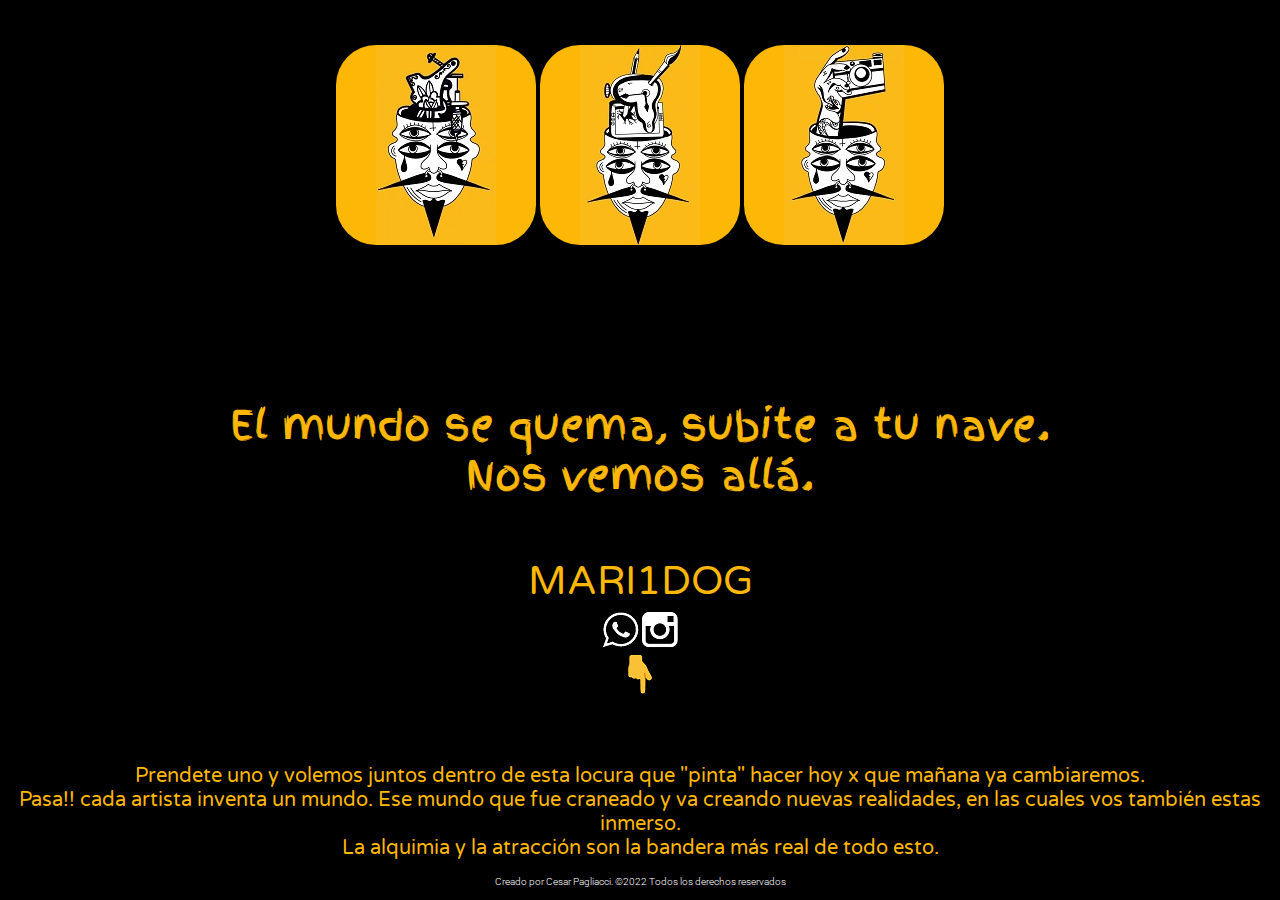
<file: index.html>
<!DOCTYPE html>
<html lang="en">
<head>
    <meta charset="UTF-8">
    <meta http-equiv="X-UA-Compatible" content="IE=edge">
    <meta name="viewport" content="width=device-width, initial-scale=1.0">
    <link rel="shortcut icon" href="./img/loguito.png" type="image/x-icon">
    <meta name="author" content="Cesar Pagliacci" />
    <meta name="MARI1DOG" content="Fabian Ballesteros">
    <title>MARI1DOG</title>
    <link rel="stylesheet" href="./main.css">
</head>
<body>
    <div class='container'>
      <link href='https://fonts.googleapis.com/css?family=Roboto:100,400,300,500,700' rel='stylesheet' type='text/css'>
      <link href="https://fonts.googleapis.com/css?family=Finger+Paint" rel='stylesheet' type='text/css'>      
      <link href="https://fonts.googleapis.com/css2?family=Varela+Round&display=swap" rel="stylesheet">
    
    
    <div align="center" class="fond">    
        <div class="carre_couleur base_hov">
          <div class="retract" style="background-color:#fdb707;"><a href="./tatu.html"><img src="./img/tati.jpg"></div></a>
          <div class="acced">
            <div class="big_acced" style="color:#fdb707;">Tatuajes y diseños</div>            
          </div>
        </div>
        <div class="carre_couleur base_hov">
          <div class="retract" style="background-color:#fdb707;"><a href="./nft.html"><img src="./img/nft.jpg"></div></a>
          <div class="acced">
            <div class="big_acced" style="color:#fdb707;">NFT y mis dibujos</div>        
          </div>
        </div>
        <div class="carre_couleur base_hov">
          <div class="retract" style="background-color:#fdb707;"><a href="./arte.html"><img src="./img/art.jpg"></div></a>
          <div class="acced">
            <div class="big_acced" style="color:#fdb707;">Arte y fotografia</div>            
          </div>
        </div>     
    </div>  

  <main>
    <div class="frase">
        <span>El mundo se quema, subite  a tu nave.</span><br>
        
        <span>Nos vemos allá.</span>
    </div>

    <div align="center">
        <div style=" padding:5px; color:#fdb707; background-color: black; font-weight:400; font-size:40px; font-family: 'Varela Round', sans-serif;padding-top:57px;">MARI1DOG</font></div>        
        <a href="https://wa.me/5491137004860" style="text-decoration:none;" target="parent"><div style="  background-color: black; font-weight:300; font-size:20px; font-family:'Roboto';"><img src="./img/wwww.png" alt=""></a><a href="https://www.instagram.com/mari1dog/" target="parent"><img src="./img/iiii.png" alt=""></div></a>
    </div>

    <div align="center">
        <div style="text-decoration:none;" target="parent"><div style="  background-color: black; font-weight:300; font-size:20px; font-family:'Roboto';"><img src="./img/manito.png" alt=""></div>   
    </div>

    <div align="center">
      <div style=" padding:5px; color:#fdb707; background-color: black; font-weight:300; font-size:20px; font-family: 'Varela Round', sans-serif;padding-top:65px;">Prendete uno y volemos juntos dentro de esta locura que "pinta" hacer hoy x que mañana ya cambiaremos. <br> Pasa!! cada artista inventa un mundo. Ese mundo que fue craneado y va creando nuevas realidades, en las cuales vos también estas inmerso. <br> La alquimia y la atracción son la bandera más real de todo esto.<font style="font-weight:400;"></font></div>
      <a href="https://www.pagliacci.ar" style="color: white ; text-decoration: none;" target="parent"><div style="  background-color: black; font-weight:300; font-size:10px; font-family:'Roboto';"><br>Creado por Cesar Pagliacci. &#169;2022 Todos los derechos reservados<br><br></a>
  </div>
   
  </main>

</div>
    <script src="./main.js"></script>    
</body>

</html>
</file>
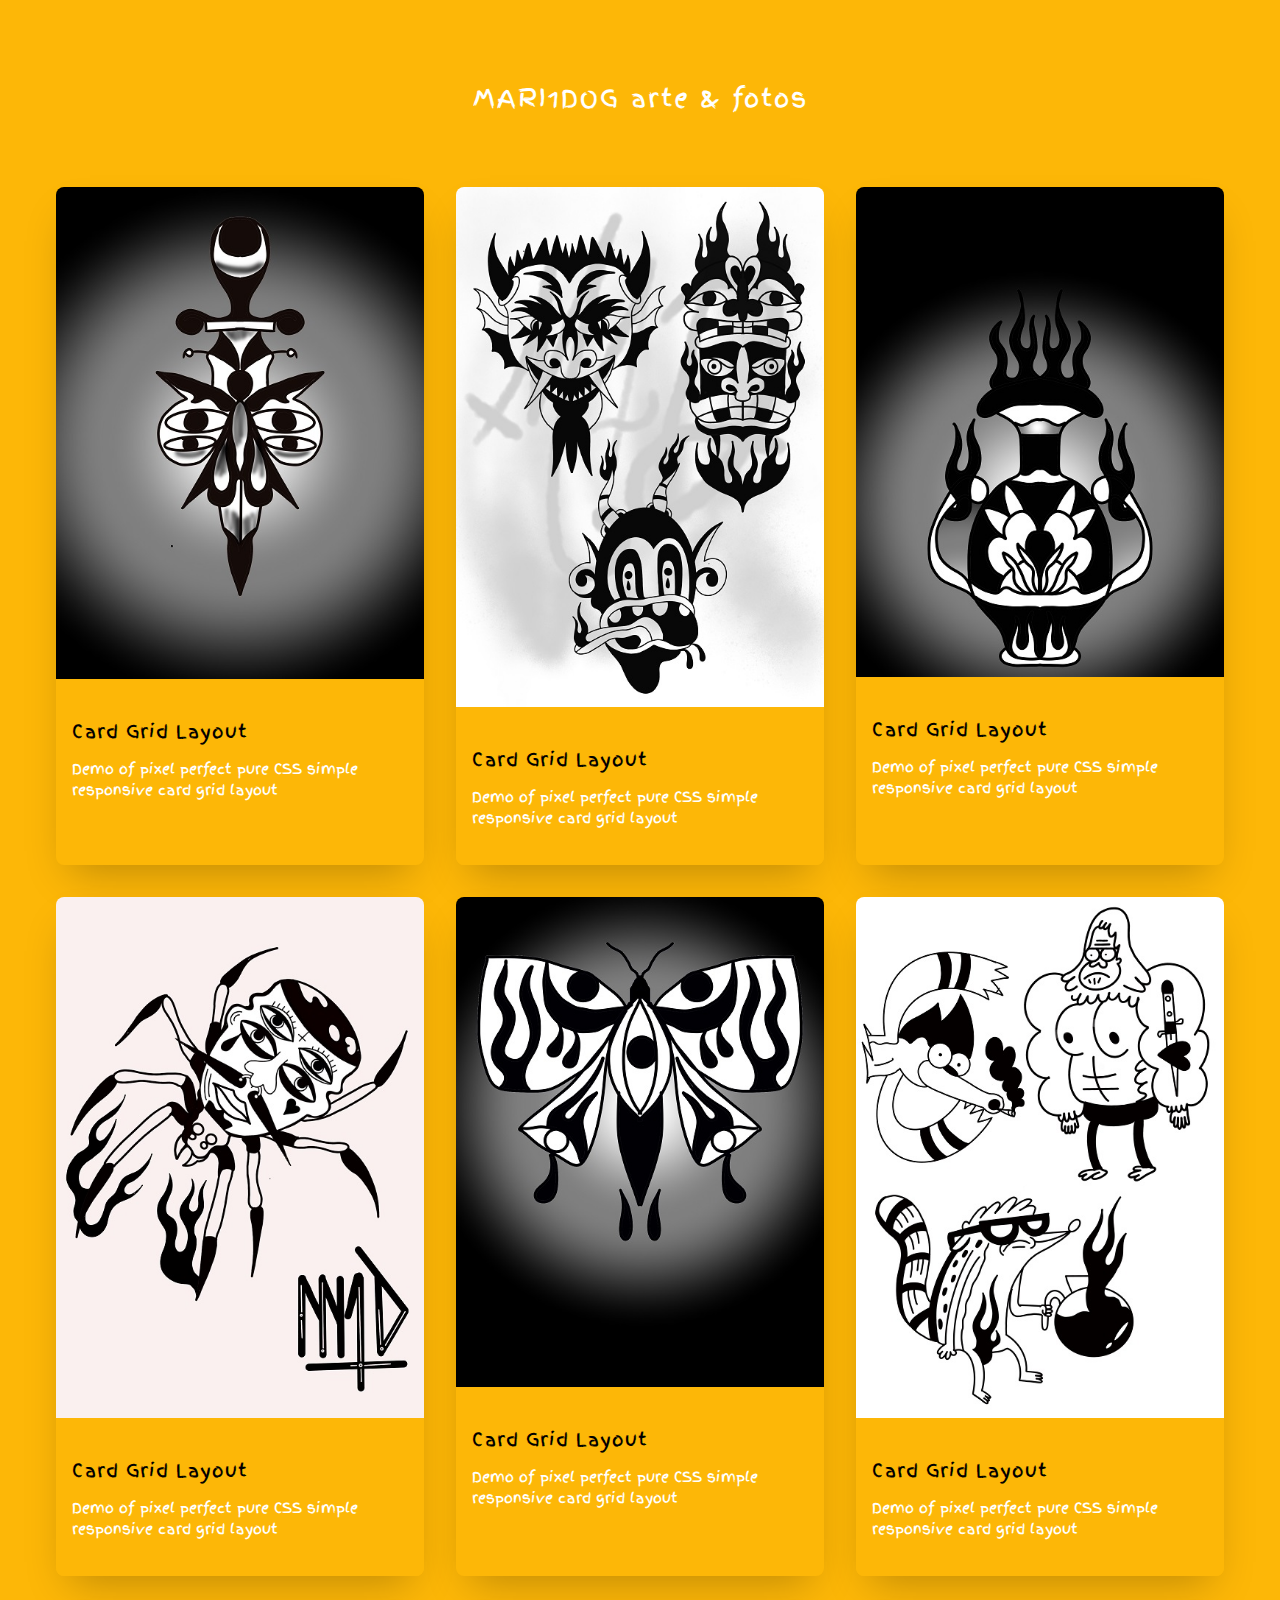
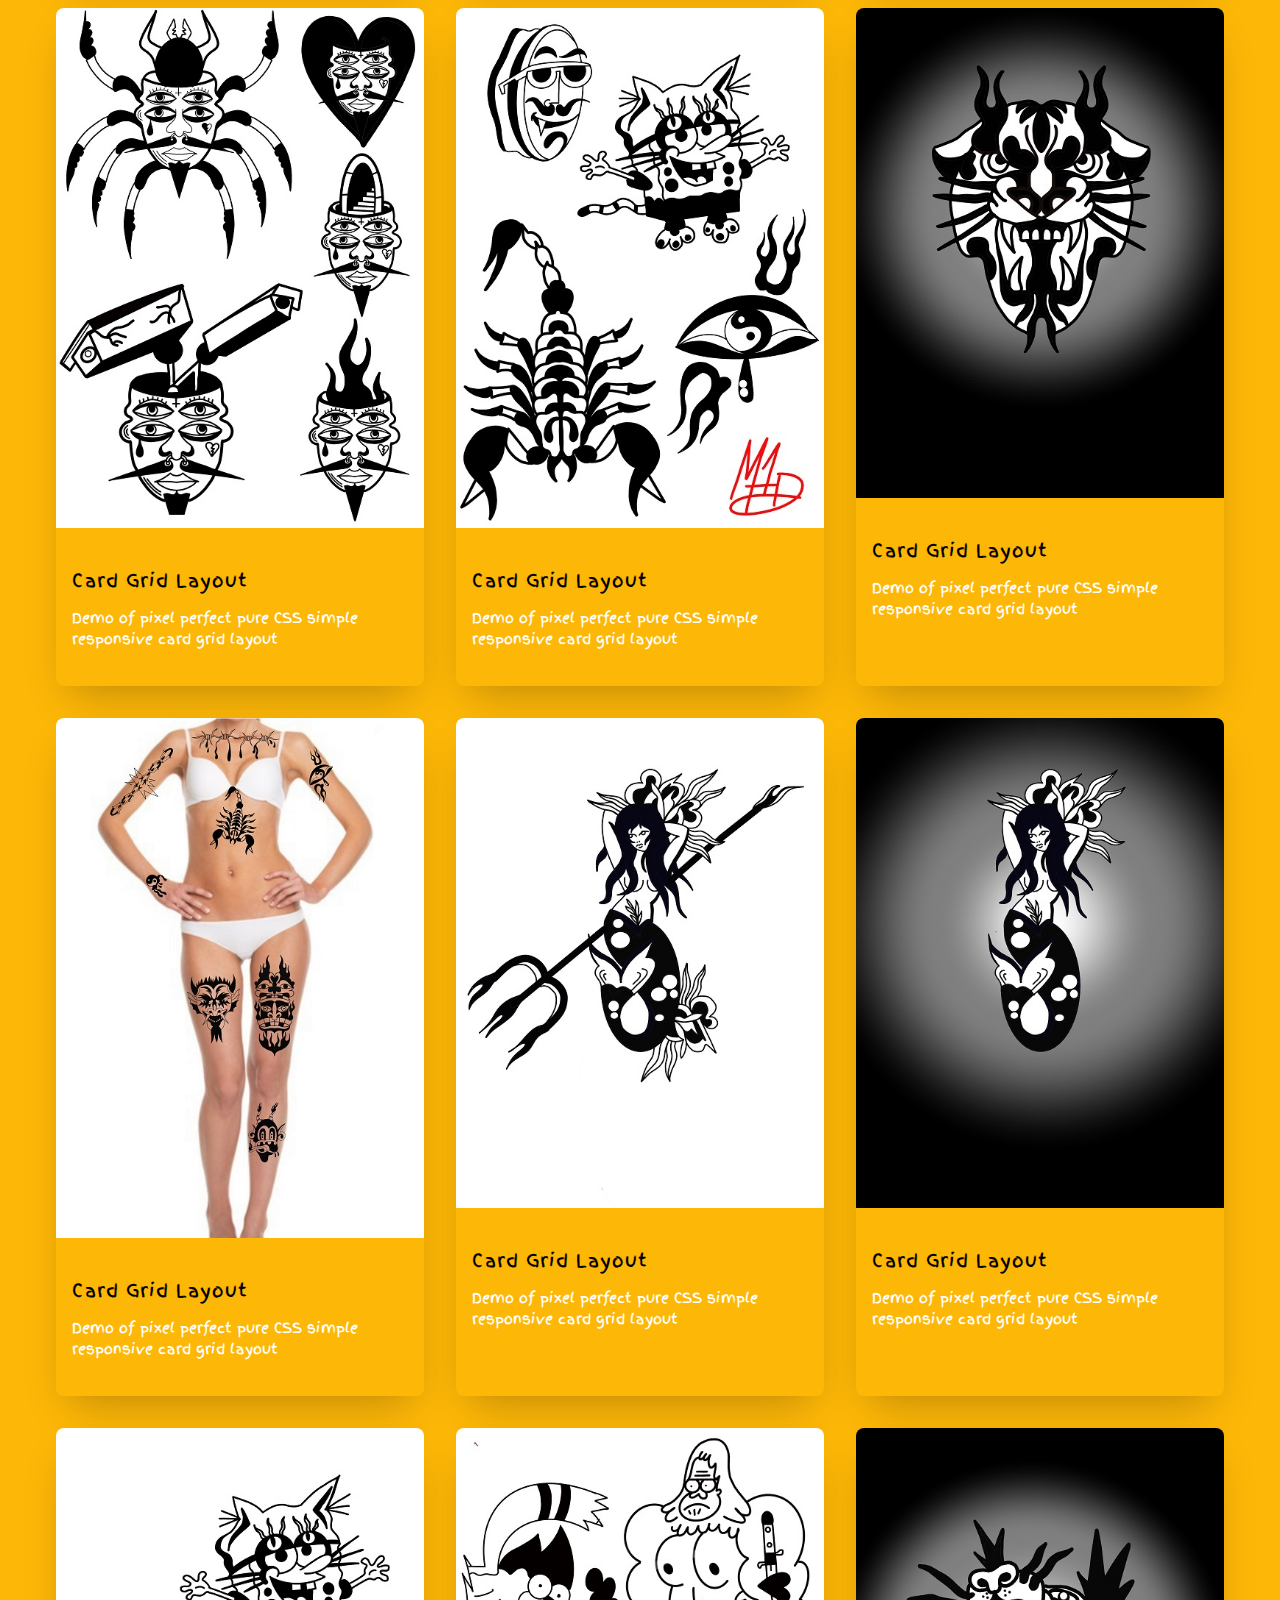
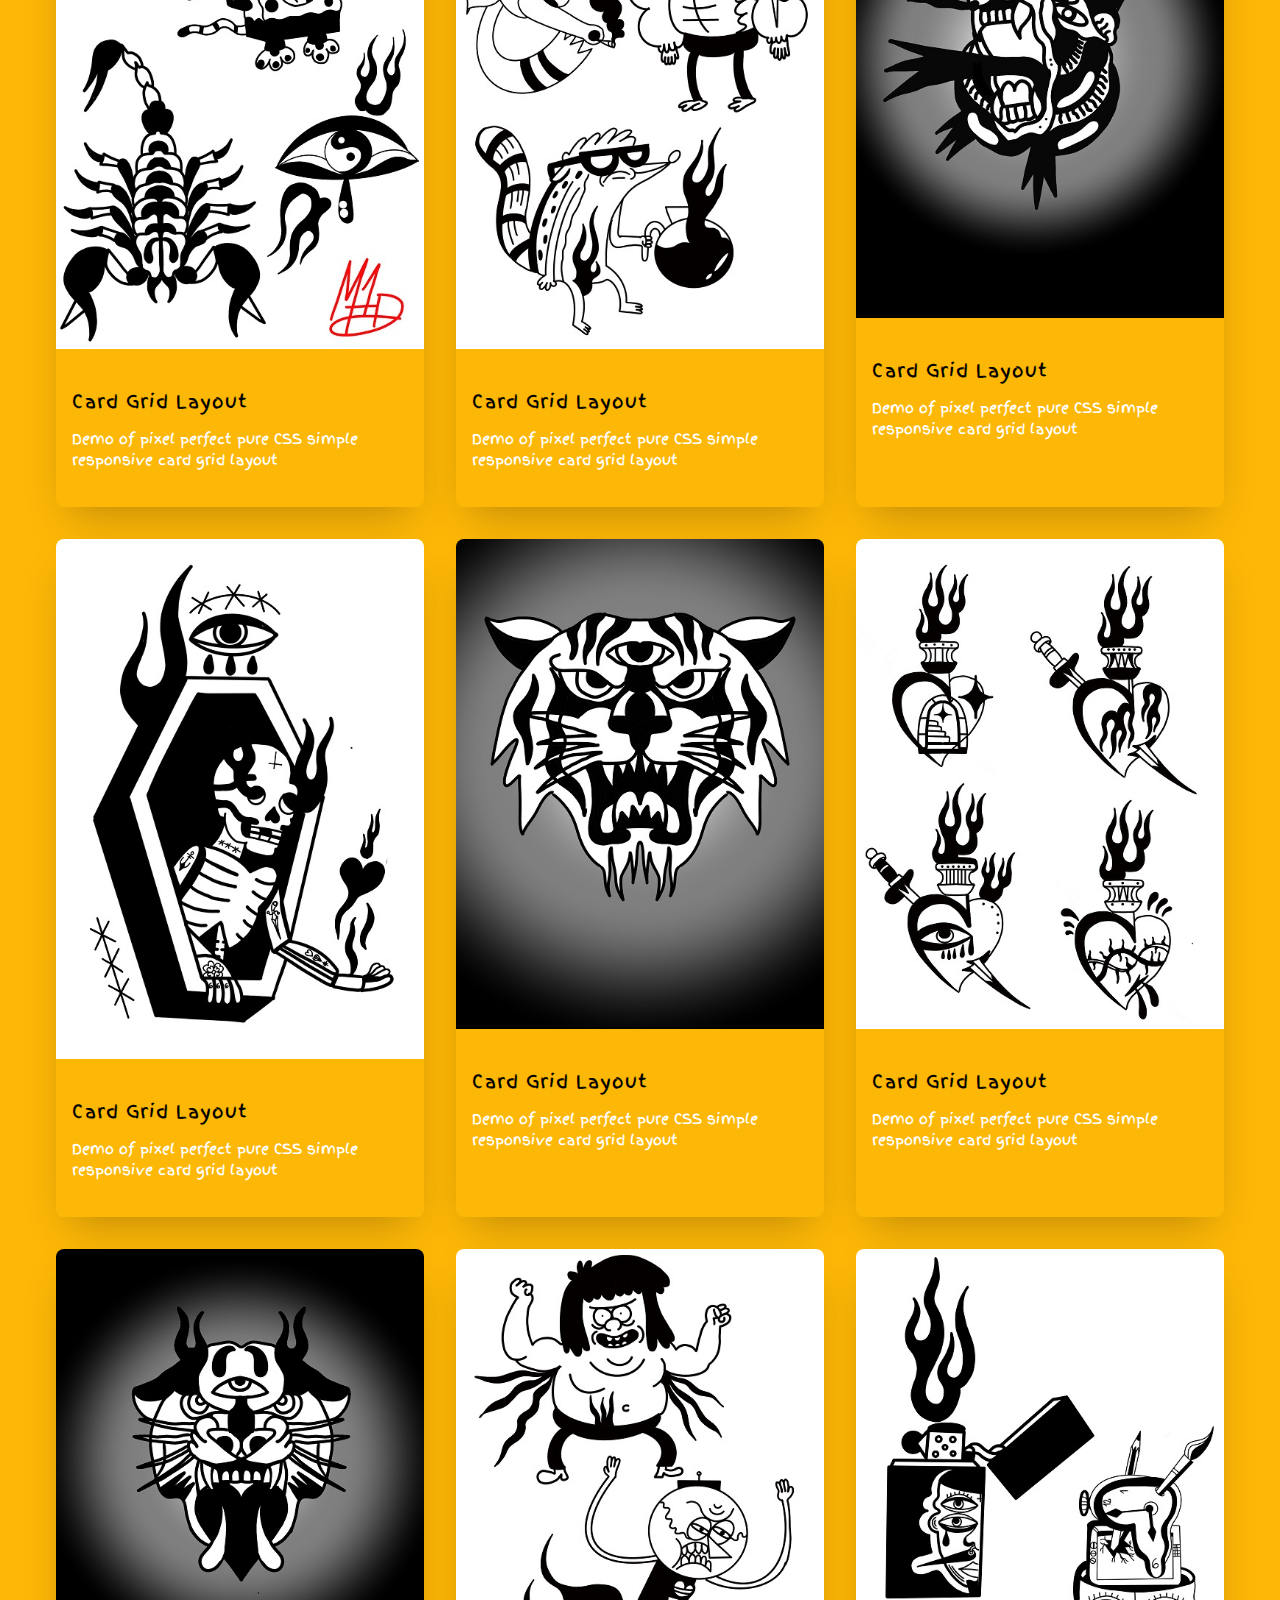
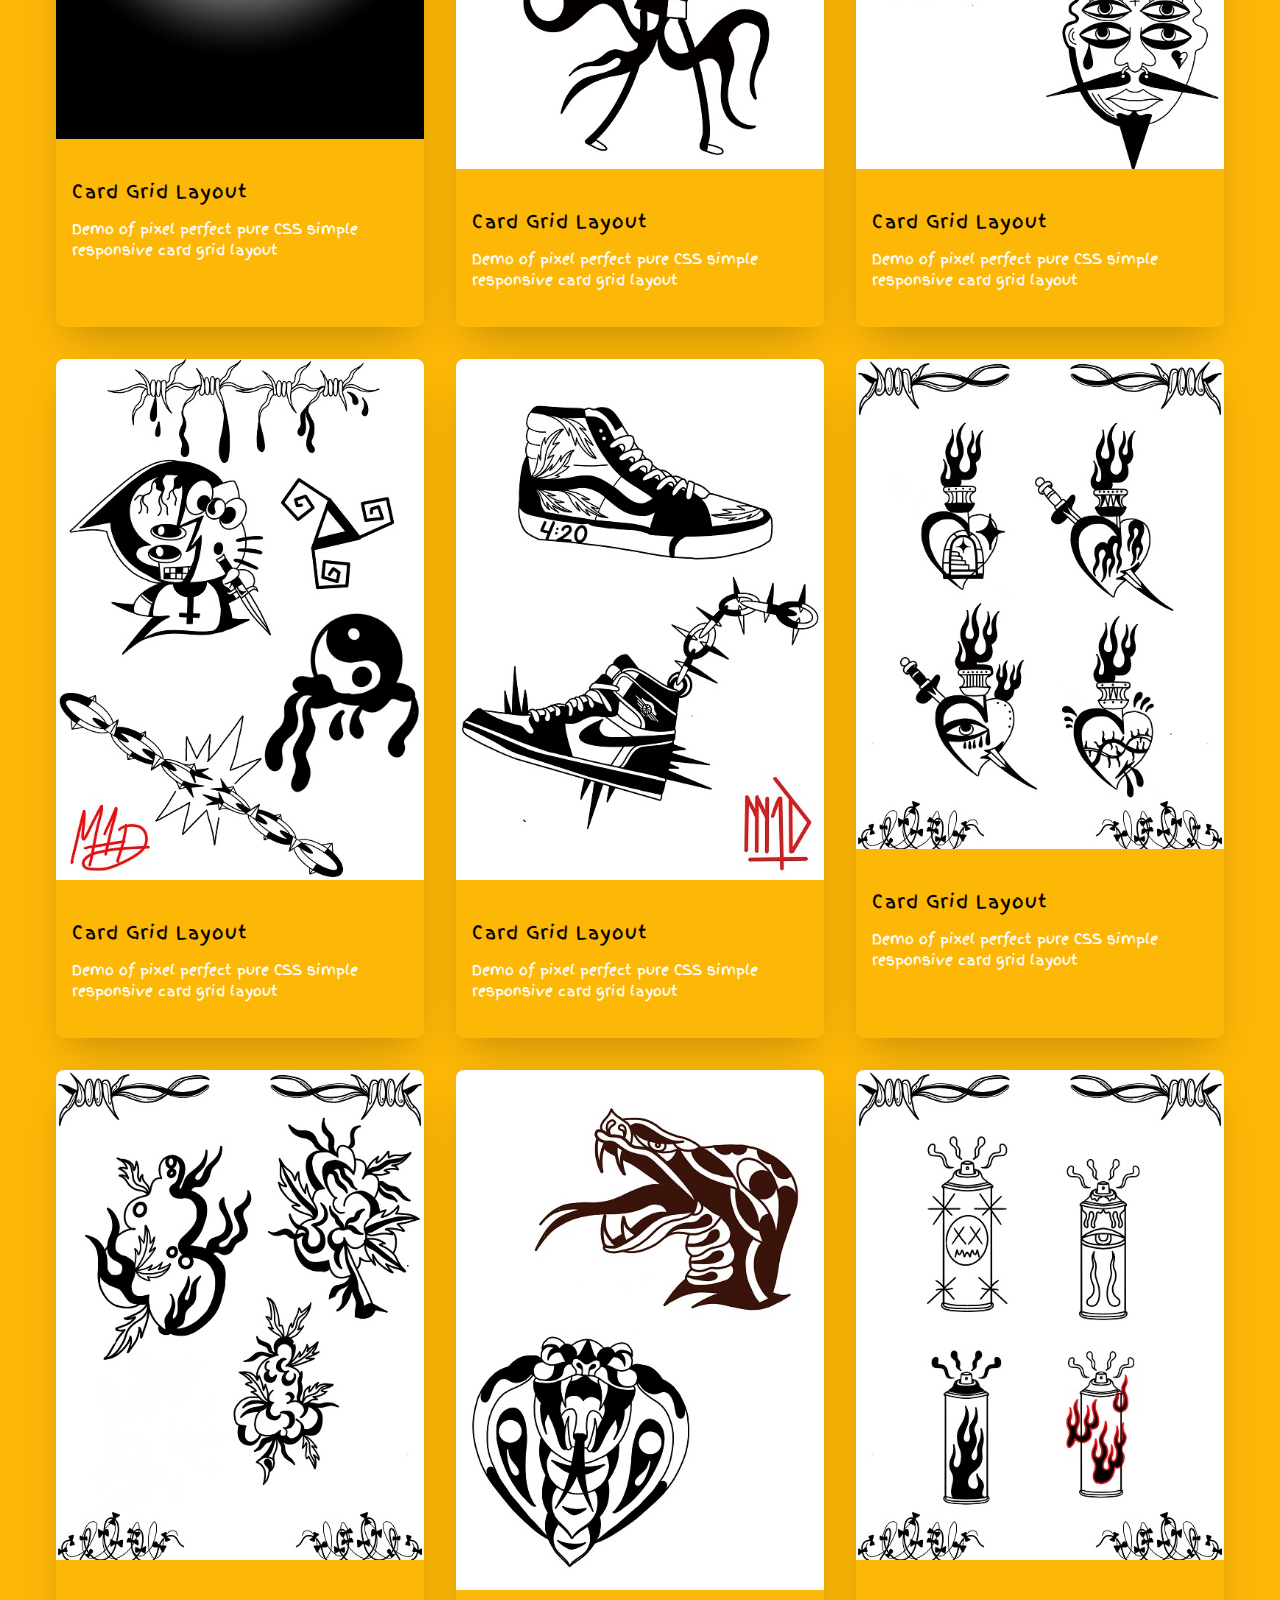
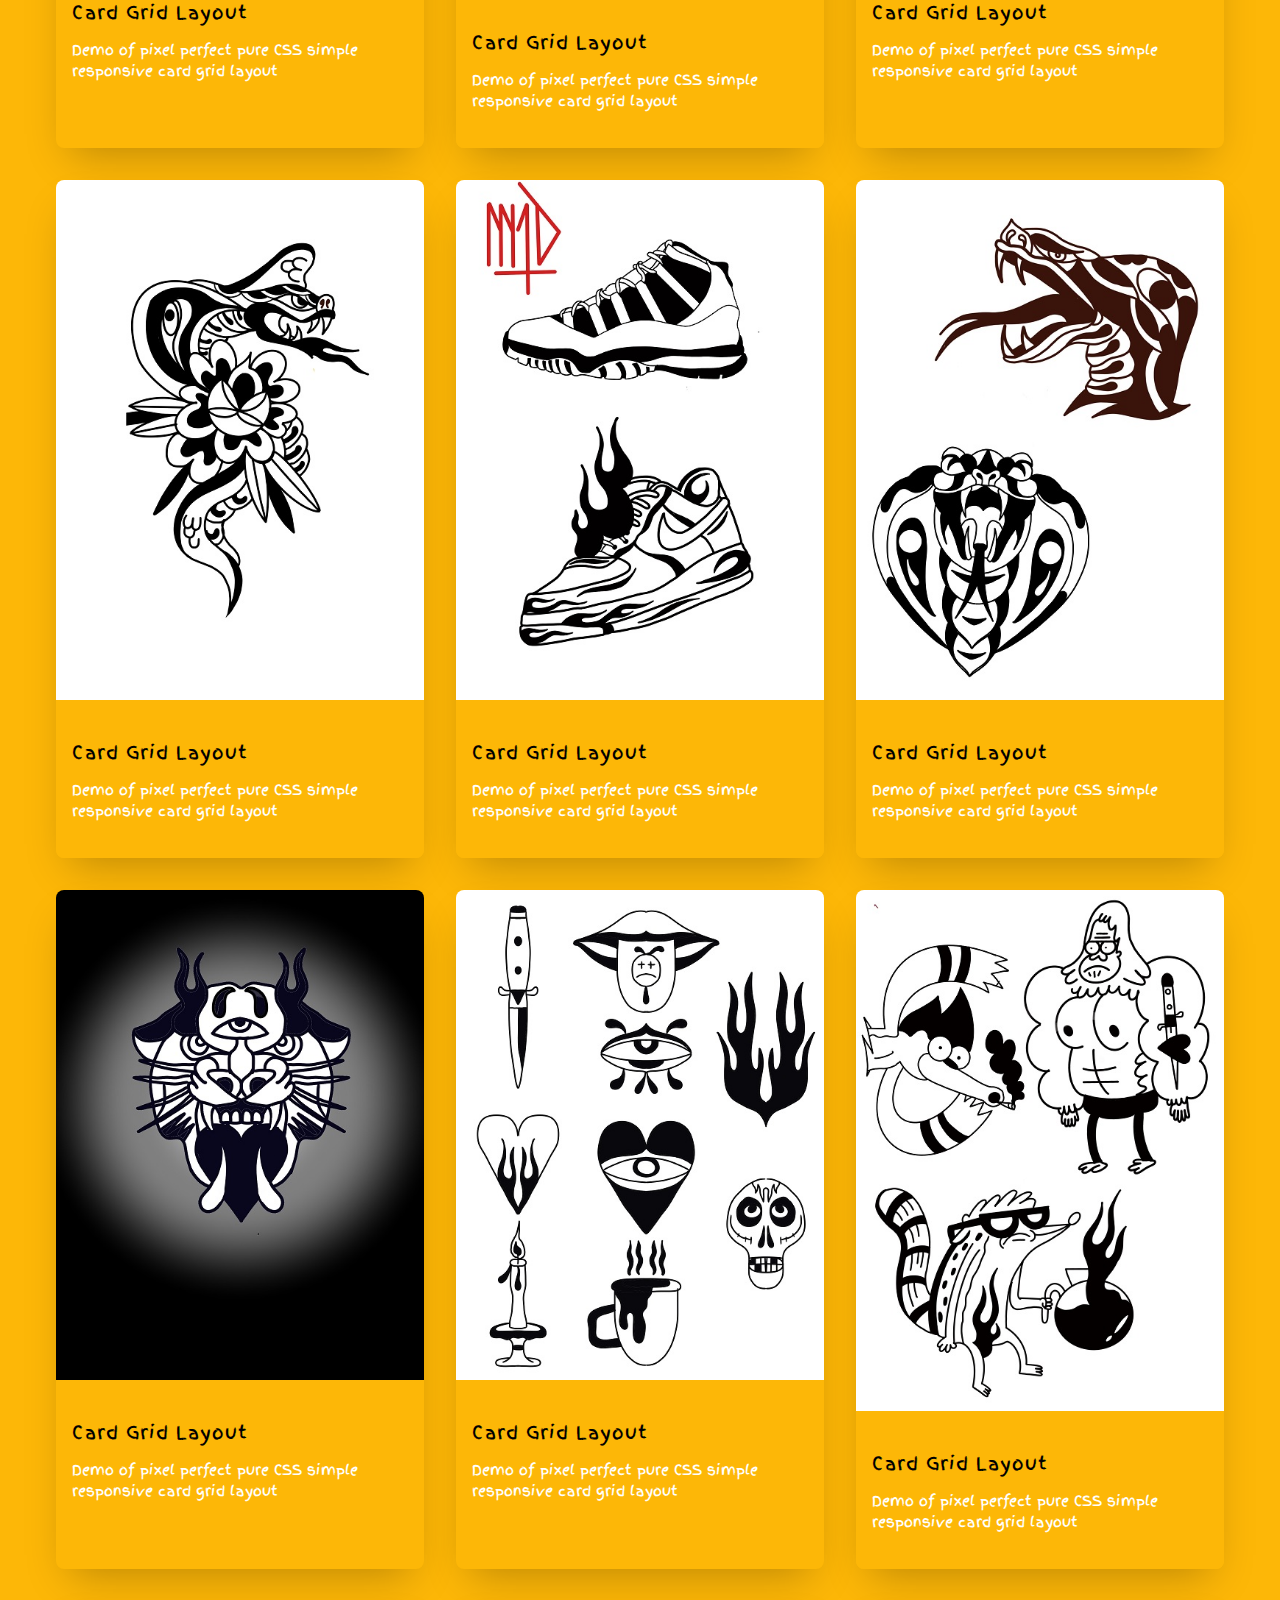
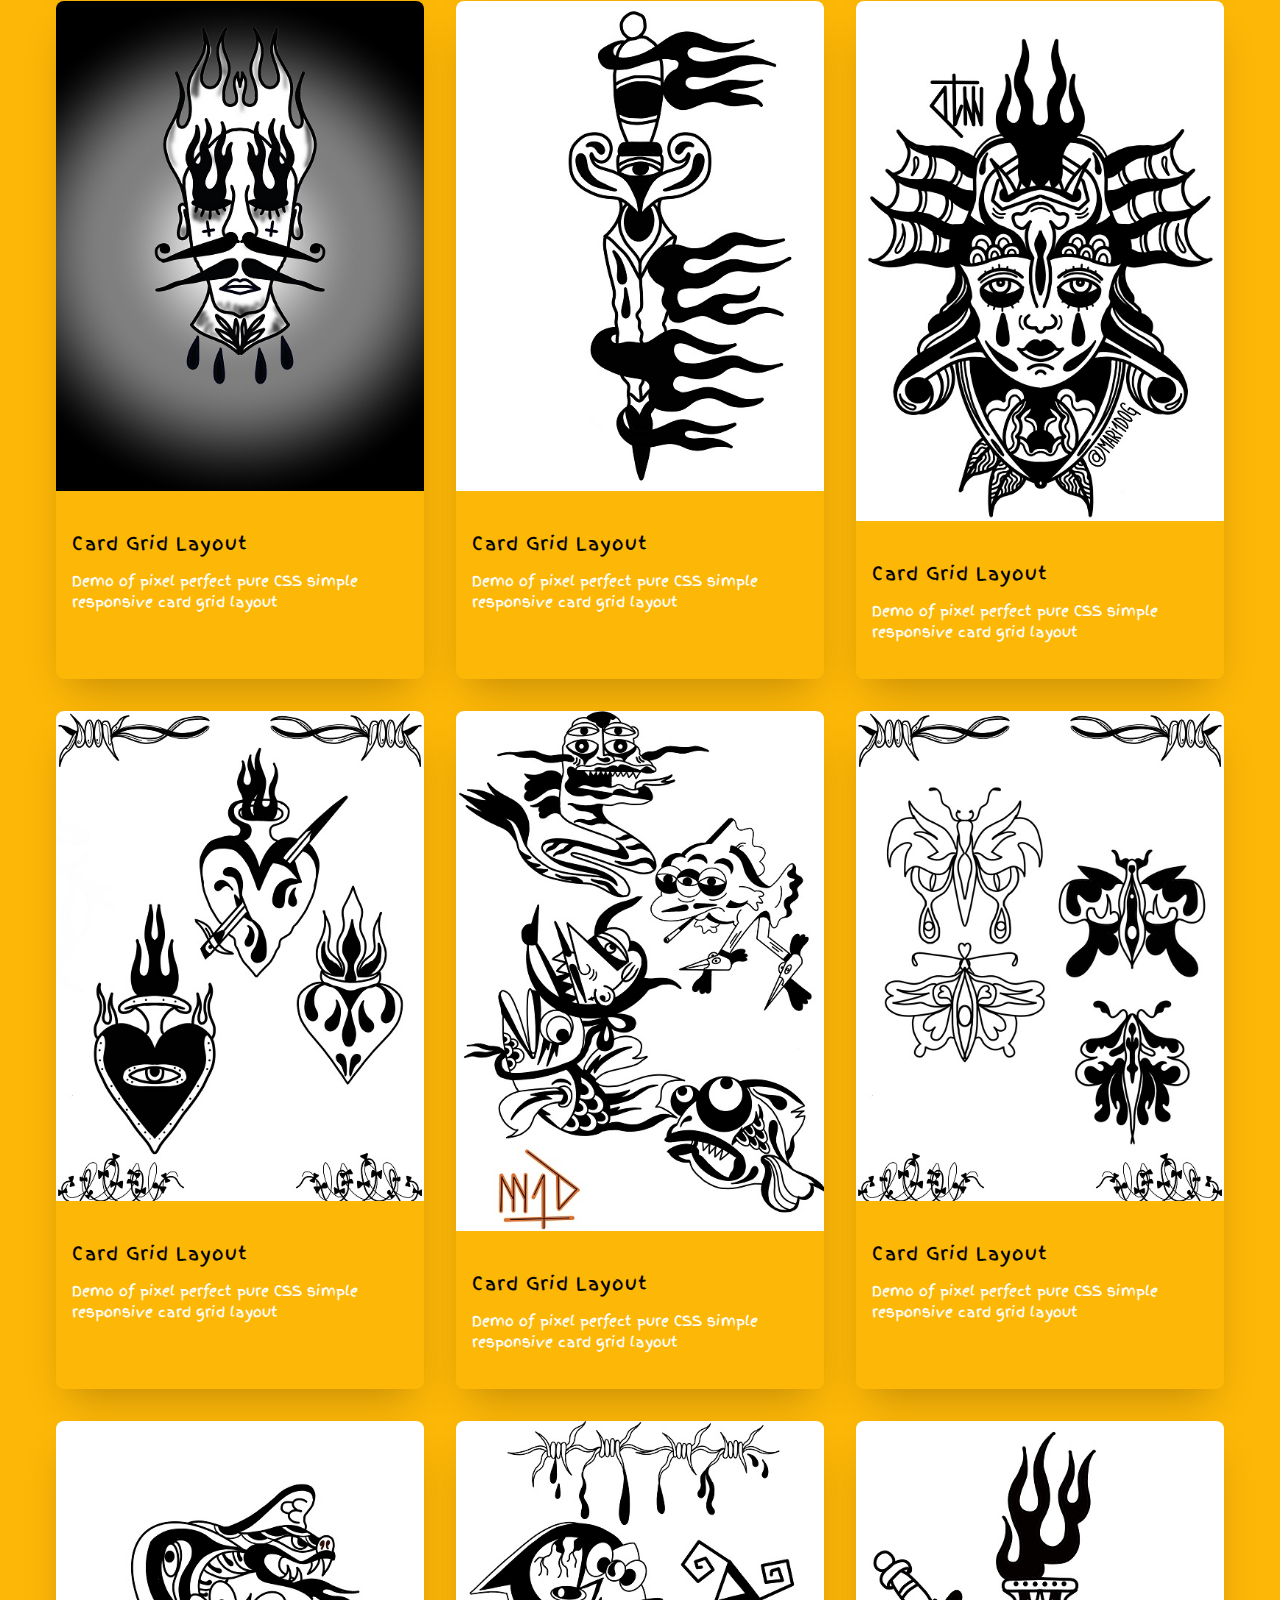
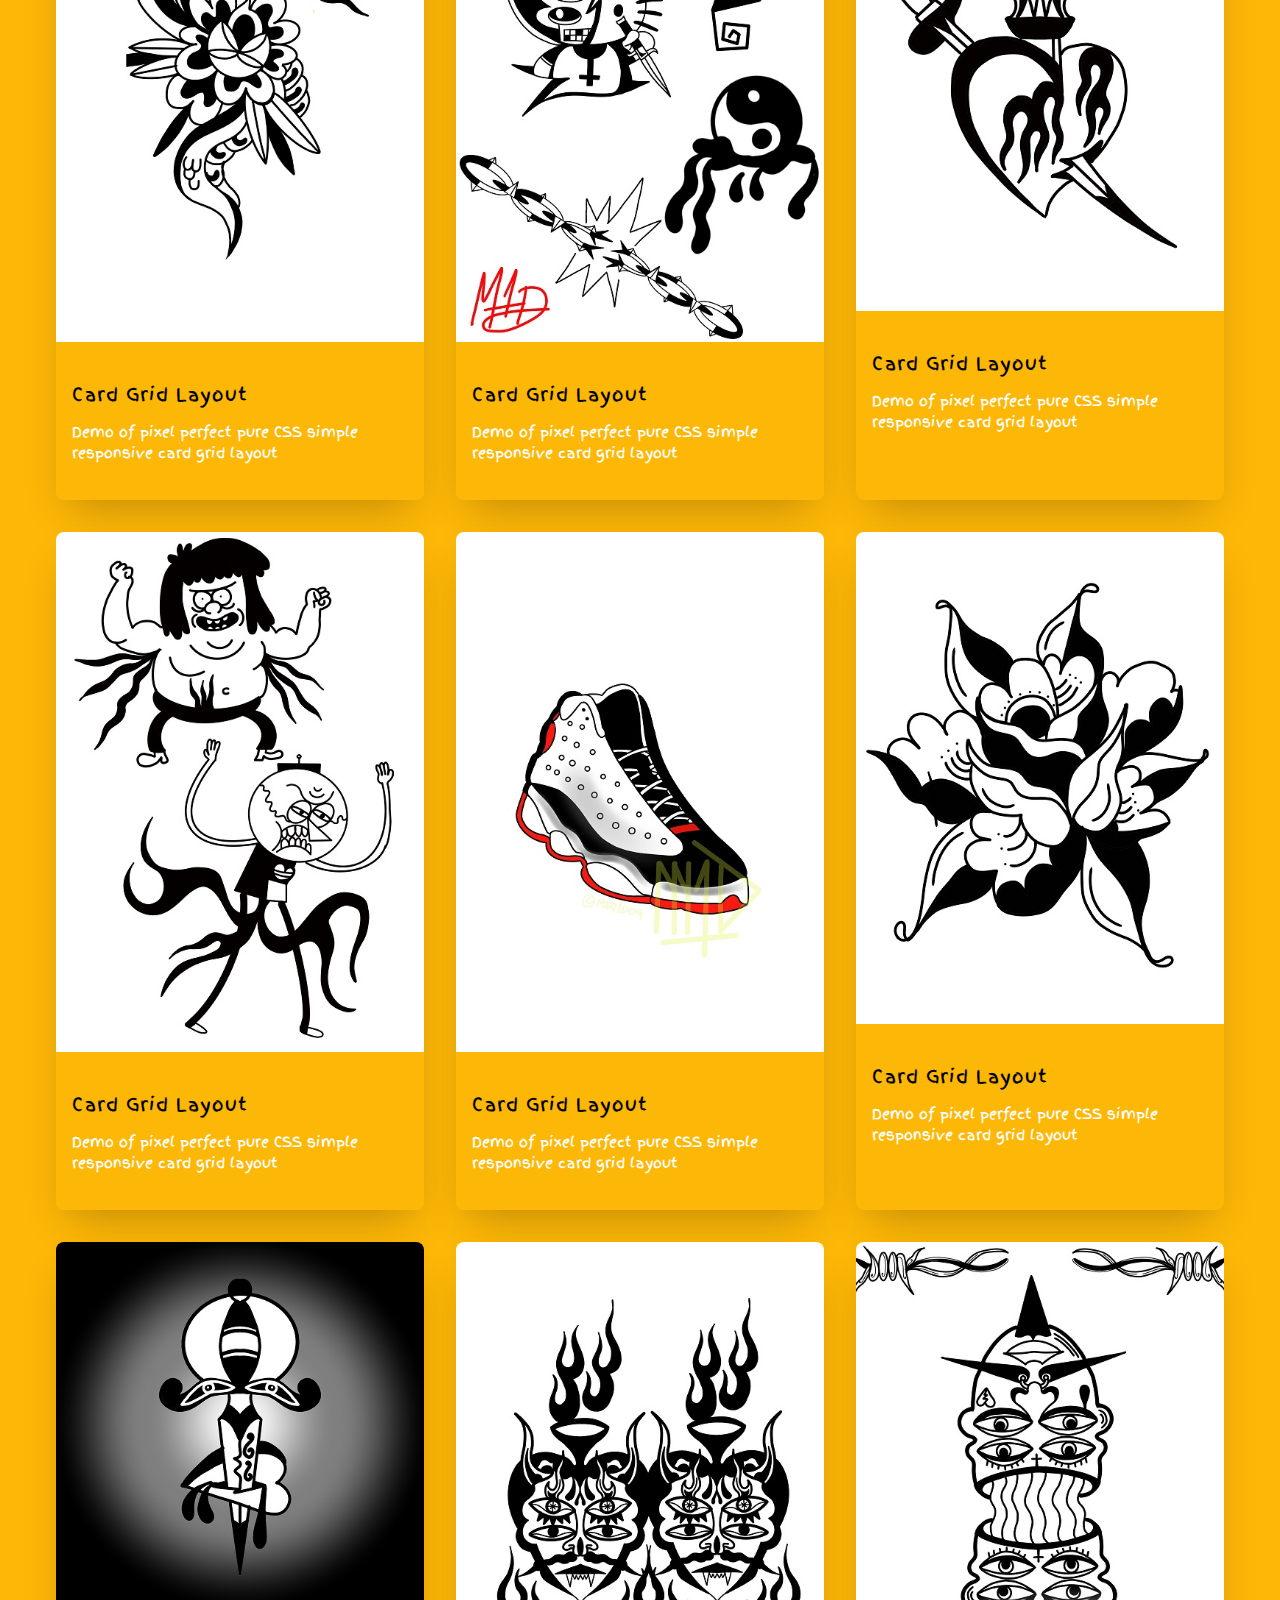
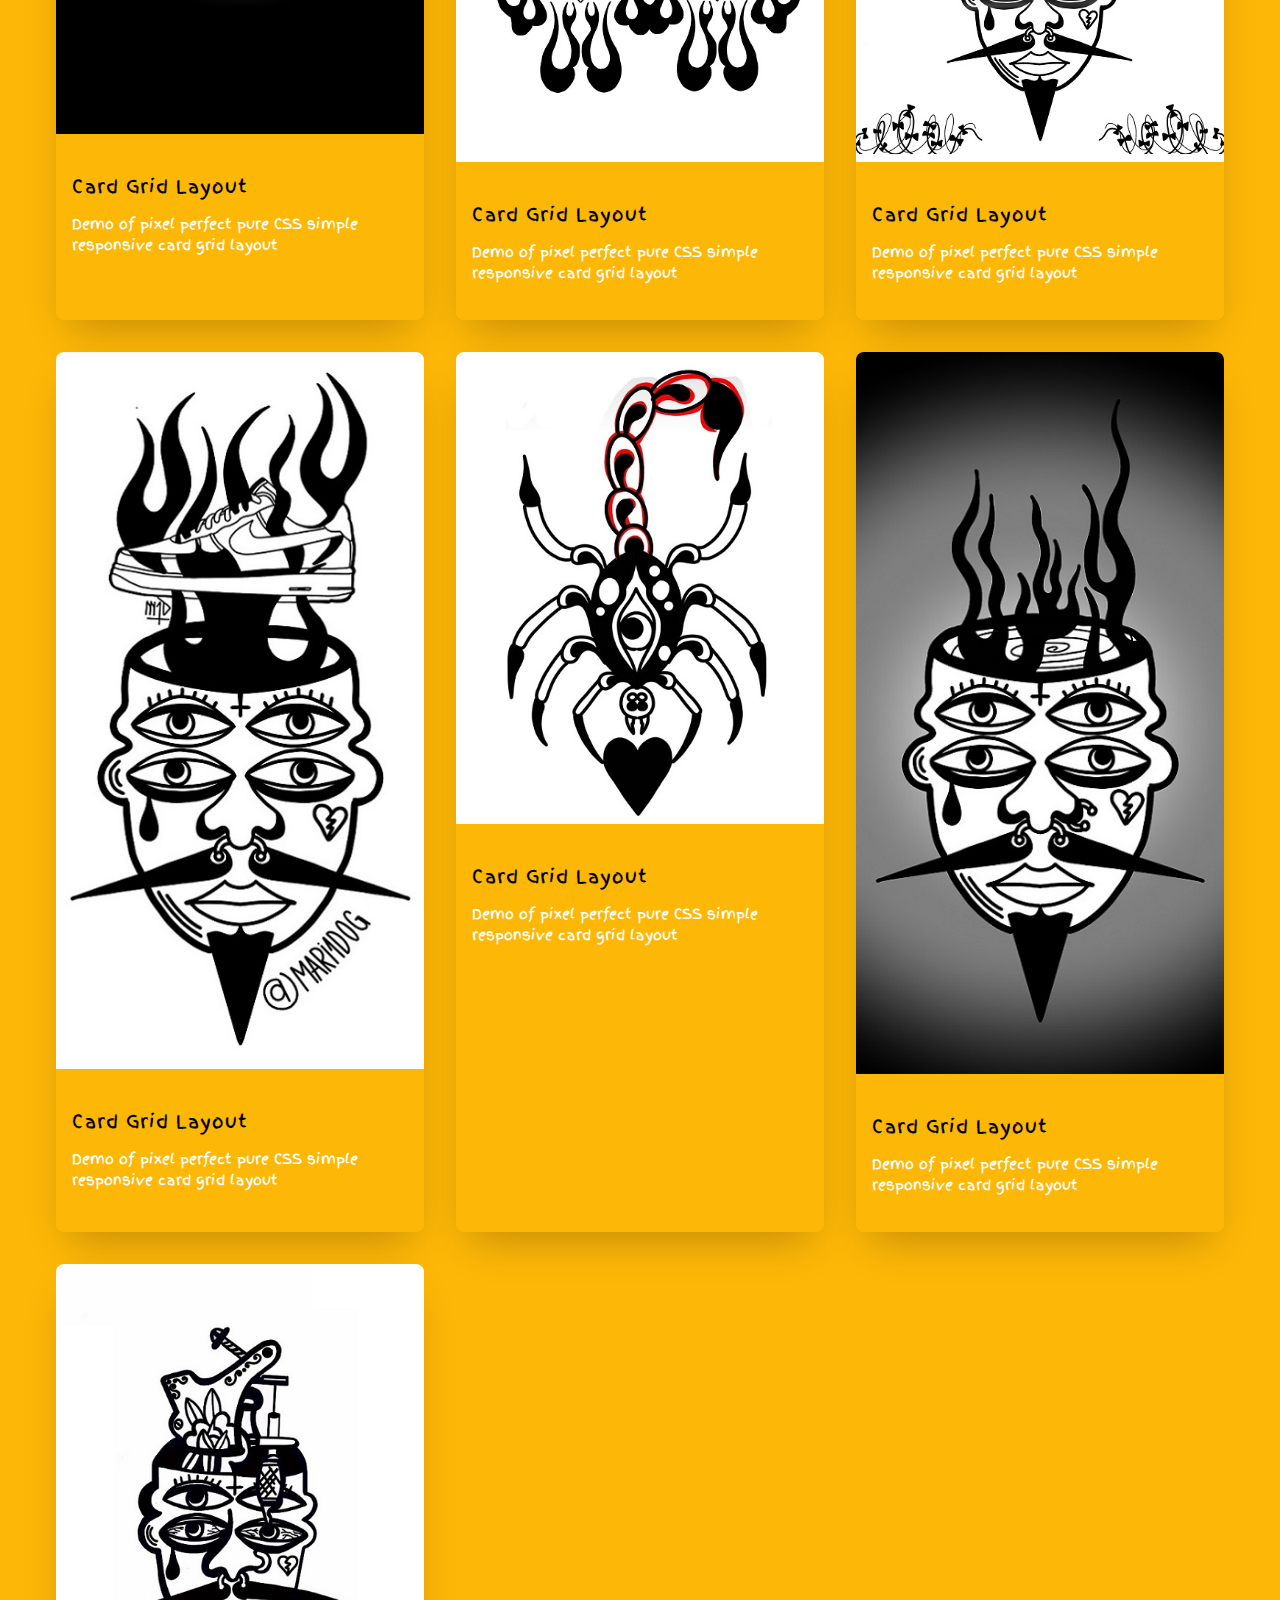
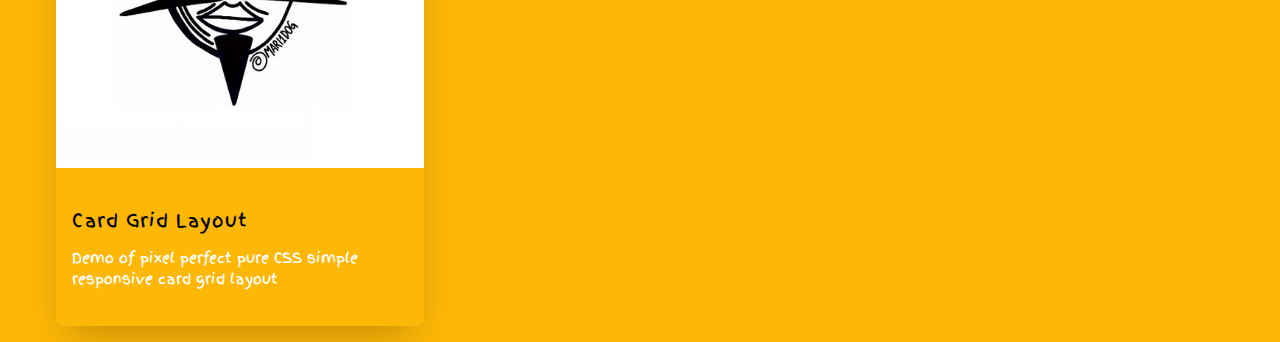
<file: arte.html>
<!DOCTYPE html>
<html lang="en">
<head>
    <meta charset="UTF-8">
    <meta http-equiv="X-UA-Compatible" content="IE=edge">
    <meta name="viewport" content="width=device-width, initial-scale=1.0">
    <link rel="shortcut icon" href="./img/loguito.png" type="image/x-icon">
    <meta name="author" content="Cesar Pagliacci" />
    <meta name="MARI1DOG" content="Fabian Ballesteros">
    <title>MARI1DOG Arte</title>
    <link rel="stylesheet" href="./arte.css">
    
</head>
<body>
    
    <div class="container">     

    <a href="./index.html" class="btn-neon">
        <span id="span1"></span>
        <span id="span2"></span>
        <span id="span3"></span>
        <span id="span4"></span>
        MARI1DOG arte & fotos
    </a>
    </div>

    <div class="main">
        
        <ul class="cards">
          <li class="cards_item">
            <div class="card">
              <div class="card_image"><img src="./img/49ar.jpg"></div>
              <div class="card_content">
                <br>
                <h2 class="card_title">Card Grid Layout</h2>
                <p class="card_text">Demo of pixel perfect pure CSS simple responsive card grid layout</p>
                
              </div>
            </div>
          </li>
          <li class="cards_item">
            <div class="card">
              <div class="card_image"><img src="./img/4ar.jpg"></div>
              <div class="card_content">
                <br>
                <h2 class="card_title">Card Grid Layout</h2>
                <p class="card_text">Demo of pixel perfect pure CSS simple responsive card grid layout</p>
                
              </div>
            </div>
          </li>
          <li class="cards_item">
            <div class="card">
              <div class="card_image"><img src="./img/3ar.jpg"></div>
              <div class="card_content">
                <br>
                <h2 class="card_title">Card Grid Layout</h2>
                <p class="card_text">Demo of pixel perfect pure CSS simple responsive card grid layout</p>
                
              </div>
            </div>
          </li>
          <li class="cards_item">
            <div class="card">
              <div class="card_image"><img src="./img/2ar.jpg"></div>
              <div class="card_content">
                <br>
                <h2 class="card_title">Card Grid Layout</h2>
                <p class="card_text">Demo of pixel perfect pure CSS simple responsive card grid layout</p>
                
              </div>
            </div>
          </li>
          <li class="cards_item">
            <div class="card">
              <div class="card_image"><img src="./img/5ar.jpg"></div>
              <div class="card_content">
                <br>
                <h2 class="card_title">Card Grid Layout</h2>
                <p class="card_text">Demo of pixel perfect pure CSS simple responsive card grid layout</p>
                
              </div>
            </div>
          </li>
          <li class="cards_item">
            <div class="card">
              <div class="card_image"><img src="./img/6ar.jpg"></div>
              <div class="card_content">
                <br>
                <h2 class="card_title">Card Grid Layout</h2>
                <p class="card_text">Demo of pixel perfect pure CSS simple responsive card grid layout</p>
                
              </div>
            </div>
          </li>
          <li class="cards_item">
            <div class="card">
              <div class="card_image"><img src="./img/7ar.jpg"></div>
              <div class="card_content">
                <br>
                <h2 class="card_title">Card Grid Layout</h2>
                <p class="card_text">Demo of pixel perfect pure CSS simple responsive card grid layout</p>
                
              </div>
            </div>
          </li>
          <li class="cards_item">
            <div class="card">
              <div class="card_image"><img src="./img/8ar.jpg"></div>
              <div class="card_content">
                <br>
                <h2 class="card_title">Card Grid Layout</h2>
                <p class="card_text">Demo of pixel perfect pure CSS simple responsive card grid layout</p>
                
              </div>
            </div>
          </li>
          <li class="cards_item">
            <div class="card">
              <div class="card_image"><img src="./img/9ar.jpg"></div>
              <div class="card_content">
                <br>
                <h2 class="card_title">Card Grid Layout</h2>
                <p class="card_text">Demo of pixel perfect pure CSS simple responsive card grid layout</p>
                
              </div>
            </div>
          </li>
          <li class="cards_item">
            <div class="card">
              <div class="card_image"><img src="./img/41ar.jpg"></div>
              <div class="card_content">
                <br>
                <h2 class="card_title">Card Grid Layout</h2>
                <p class="card_text">Demo of pixel perfect pure CSS simple responsive card grid layout</p>
                
              </div>
            </div>
          </li>
          <li class="cards_item">
            <div class="card">
              <div class="card_image"><img src="./img/11ar.jpg"></div>
              <div class="card_content">
                <br>
                <h2 class="card_title">Card Grid Layout</h2>
                <p class="card_text">Demo of pixel perfect pure CSS simple responsive card grid layout</p>
                
              </div>
            </div>
          </li>
          <li class="cards_item">
            <div class="card">
              <div class="card_image"><img src="./img/12ar.jpg"></div>
              <div class="card_content">
                <br>
                <h2 class="card_title">Card Grid Layout</h2>
                <p class="card_text">Demo of pixel perfect pure CSS simple responsive card grid layout</p>
                
              </div>
            </div>
          </li>
          <li class="cards_item">
            <div class="card">
              <div class="card_image"><img src="./img/13ar.jpg"></div>
              <div class="card_content">
                <br>
                <h2 class="card_title">Card Grid Layout</h2>
                <p class="card_text">Demo of pixel perfect pure CSS simple responsive card grid layout</p>
                
              </div>
            </div>
          </li>
          <li class="cards_item">
            <div class="card">
              <div class="card_image"><img src="./img/14ar.jpg"></div>
              <div class="card_content">
                <br>
                <h2 class="card_title">Card Grid Layout</h2>
                <p class="card_text">Demo of pixel perfect pure CSS simple responsive card grid layout</p>
                
              </div>
            </div>
          </li>
          <li class="cards_item">
            <div class="card">
              <div class="card_image"><img src="./img/15ar.jpg"></div>
              <div class="card_content">
                <br>
                <h2 class="card_title">Card Grid Layout</h2>
                <p class="card_text">Demo of pixel perfect pure CSS simple responsive card grid layout</p>
                
              </div>
            </div>
          </li>
          <li class="cards_item">
            <div class="card">
              <div class="card_image"><img src="./img/16ar.jpg"></div>
              <div class="card_content">
                <br>
                <h2 class="card_title">Card Grid Layout</h2>
                <p class="card_text">Demo of pixel perfect pure CSS simple responsive card grid layout</p>
                
              </div>
            </div>
          </li>
          <li class="cards_item">
            <div class="card">
              <div class="card_image"><img src="./img/17ar.jpg"></div>
              <div class="card_content">
                <br>
                <h2 class="card_title">Card Grid Layout</h2>
                <p class="card_text">Demo of pixel perfect pure CSS simple responsive card grid layout</p>
                
              </div>
            </div>
          </li>
          <li class="cards_item">
            <div class="card">
              <div class="card_image"><img src="./img/19ar.jpg"></div>
              <div class="card_content">
                <br>
                <h2 class="card_title">Card Grid Layout</h2>
                <p class="card_text">Demo of pixel perfect pure CSS simple responsive card grid layout</p>
                
              </div>
            </div>
          </li>
          <li class="cards_item">
            <div class="card">
              <div class="card_image"><img src="./img/20ar.jpg"></div>
              <div class="card_content">
                <br>
                <h2 class="card_title">Card Grid Layout</h2>
                <p class="card_text">Demo of pixel perfect pure CSS simple responsive card grid layout</p>
                
              </div>
            </div>
          </li>
          <li class="cards_item">
            <div class="card">
              <div class="card_image"><img src="./img/21ar.jpg"></div>
              <div class="card_content">
                <br>
                <h2 class="card_title">Card Grid Layout</h2>
                <p class="card_text">Demo of pixel perfect pure CSS simple responsive card grid layout</p>
                
              </div>
            </div>
          </li>
          <li class="cards_item">
            <div class="card">
              <div class="card_image"><img src="./img/22ar.jpg"></div>
              <div class="card_content">
                <br>
                <h2 class="card_title">Card Grid Layout</h2>
                <p class="card_text">Demo of pixel perfect pure CSS simple responsive card grid layout</p>
                
              </div>
            </div>
          </li>
          <li class="cards_item">
            <div class="card">
              <div class="card_image"><img src="./img/23ar.jpg"></div>
              <div class="card_content">
                <br>
                <h2 class="card_title">Card Grid Layout</h2>
                <p class="card_text">Demo of pixel perfect pure CSS simple responsive card grid layout</p>
                
              </div>
            </div>
          </li>
          <li class="cards_item">
            <div class="card">
              <div class="card_image"><img src="./img/24ar.jpg"></div>
              <div class="card_content">
                <br>
                <h2 class="card_title">Card Grid Layout</h2>
                <p class="card_text">Demo of pixel perfect pure CSS simple responsive card grid layout</p>
                
              </div>
            </div>
          </li>
          <li class="cards_item">
            <div class="card">
              <div class="card_image"><img src="./img/25ar.jpg"></div>
              <div class="card_content">
                <br>
                <h2 class="card_title">Card Grid Layout</h2>
                <p class="card_text">Demo of pixel perfect pure CSS simple responsive card grid layout</p>
                
              </div>
            </div>
          </li>
          <li class="cards_item">
            <div class="card">
              <div class="card_image"><img src="./img/26ar.jpg"></div>
              <div class="card_content">
                <br>
                <h2 class="card_title">Card Grid Layout</h2>
                <p class="card_text">Demo of pixel perfect pure CSS simple responsive card grid layout</p>
                
              </div>
            </div>
          </li>
          <li class="cards_item">
            <div class="card">
              <div class="card_image"><img src="./img/51ar.jpg"></div>
              <div class="card_content">
                <br>
                <h2 class="card_title">Card Grid Layout</h2>
                <p class="card_text">Demo of pixel perfect pure CSS simple responsive card grid layout</p>
                
              </div>
            </div>
          </li>
          <li class="cards_item">
            <div class="card">
              <div class="card_image"><img src="./img/28ar.jpg"></div>
              <div class="card_content">
                <br>
                <h2 class="card_title">Card Grid Layout</h2>
                <p class="card_text">Demo of pixel perfect pure CSS simple responsive card grid layout</p>
                
              </div>
            </div>
          </li>
          <li class="cards_item">
            <div class="card">
              <div class="card_image"><img src="./img/29ar.jpg"></div>
              <div class="card_content">
                <br>
                <h2 class="card_title">Card Grid Layout</h2>
                <p class="card_text">Demo of pixel perfect pure CSS simple responsive card grid layout</p>
                
              </div>
            </div>
          </li>
          <li class="cards_item">
            <div class="card">
              <div class="card_image"><img src="./img/30ar.jpg"></div>
              <div class="card_content">
                <br>
                <h2 class="card_title">Card Grid Layout</h2>
                <p class="card_text">Demo of pixel perfect pure CSS simple responsive card grid layout</p>
                
              </div>
            </div>
          </li>
          <li class="cards_item">
            <div class="card">
              <div class="card_image"><img src="./img/31ar.jpg"></div>
              <div class="card_content">
                <br>
                <h2 class="card_title">Card Grid Layout</h2>
                <p class="card_text">Demo of pixel perfect pure CSS simple responsive card grid layout</p>
                
              </div>
            </div>
          </li>
          <li class="cards_item">
            <div class="card">
              <div class="card_image"><img src="./img/32ar.jpg"></div>
              <div class="card_content">
                <br>
                <h2 class="card_title">Card Grid Layout</h2>
                <p class="card_text">Demo of pixel perfect pure CSS simple responsive card grid layout</p>
                
              </div>
            </div>
          </li>
          <li class="cards_item">
            <div class="card">
              <div class="card_image"><img src="./img/33ar.jpg"></div>
              <div class="card_content">
                <br>
                <h2 class="card_title">Card Grid Layout</h2>
                <p class="card_text">Demo of pixel perfect pure CSS simple responsive card grid layout</p>
                
              </div>
            </div>
          </li>
          <li class="cards_item">
            <div class="card">
              <div class="card_image"><img src="./img/34ar.jpg"></div>
              <div class="card_content">
                <br>
                <h2 class="card_title">Card Grid Layout</h2>
                <p class="card_text">Demo of pixel perfect pure CSS simple responsive card grid layout</p>
                
              </div>
            </div>
          </li>
          <li class="cards_item">
            <div class="card">
              <div class="card_image"><img src="./img/35ar.jpg"></div>
              <div class="card_content">
                <br>
                <h2 class="card_title">Card Grid Layout</h2>
                <p class="card_text">Demo of pixel perfect pure CSS simple responsive card grid layout</p>
                
              </div>
            </div>
          </li>

          <li class="cards_item">
            <div class="card">
              <div class="card_image"><img src="./img/36ar.jpg"></div>
              <div class="card_content">
                <br>
                <h2 class="card_title">Card Grid Layout</h2>
                <p class="card_text">Demo of pixel perfect pure CSS simple responsive card grid layout</p>
                
              </div>
            </div>
          </li>
          <li class="cards_item">
            <div class="card">
              <div class="card_image"><img src="./img/37ar.jpg"></div>
              <div class="card_content">
                <br>
                <h2 class="card_title">Card Grid Layout</h2>
                <p class="card_text">Demo of pixel perfect pure CSS simple responsive card grid layout</p>
                
              </div>
            </div>
          </li>
          <li class="cards_item">
            <div class="card">
              <div class="card_image"><img src="./img/38ar.jpg"></div>
              <div class="card_content">
                <br>
                <h2 class="card_title">Card Grid Layout</h2>
                <p class="card_text">Demo of pixel perfect pure CSS simple responsive card grid layout</p>
                
              </div>
            </div>
          </li>
          <li class="cards_item">
            <div class="card">
              <div class="card_image"><img src="./img/39ar.jpg"></div>
              <div class="card_content">
                <br>
                <h2 class="card_title">Card Grid Layout</h2>
                <p class="card_text">Demo of pixel perfect pure CSS simple responsive card grid layout</p>
                
              </div>
            </div>
          </li>
          <li class="cards_item">
            <div class="card">
              <div class="card_image"><img src="./img/40ar.jpg"></div>
              <div class="card_content">
                <br>
                <h2 class="card_title">Card Grid Layout</h2>
                <p class="card_text">Demo of pixel perfect pure CSS simple responsive card grid layout</p>
                
              </div>
            </div>
          </li>
          <li class="cards_item">
            <div class="card">
              <div class="card_image"><img src="./img/52ar.jpg"></div>
              <div class="card_content">
                <br>
                <h2 class="card_title">Card Grid Layout</h2>
                <p class="card_text">Demo of pixel perfect pure CSS simple responsive card grid layout</p>
                
              </div>
            </div>
          </li>
          <li class="cards_item">
            <div class="card">
              <div class="card_image"><img src="./img/42ar.jpg"></div>
              <div class="card_content">
                <br>
                <h2 class="card_title">Card Grid Layout</h2>
                <p class="card_text">Demo of pixel perfect pure CSS simple responsive card grid layout</p>
                
              </div>
            </div>
          </li>
          <li class="cards_item">
            <div class="card">
              <div class="card_image"><img src="./img/43ar.jpg"></div>
              <div class="card_content">
                <br>
                <h2 class="card_title">Card Grid Layout</h2>
                <p class="card_text">Demo of pixel perfect pure CSS simple responsive card grid layout</p>
                
              </div>
            </div>
          </li>
          <li class="cards_item">
            <div class="card">
              <div class="card_image"><img src="./img/44ar.jpg"></div>
              <div class="card_content">
                <br>
                <h2 class="card_title">Card Grid Layout</h2>
                <p class="card_text">Demo of pixel perfect pure CSS simple responsive card grid layout</p>
                
              </div>
            </div>
          </li>
          <li class="cards_item">
            <div class="card">
              <div class="card_image"><img src="./img/45ar.jpg"></div>
              <div class="card_content">
                <br>
                <h2 class="card_title">Card Grid Layout</h2>
                <p class="card_text">Demo of pixel perfect pure CSS simple responsive card grid layout</p>
                
              </div>
            </div>
          </li>
          <li class="cards_item">
            <div class="card">
              <div class="card_image"><img src="./img/46ar.jpg"></div>
              <div class="card_content">
                <br>
                <h2 class="card_title">Card Grid Layout</h2>
                <p class="card_text">Demo of pixel perfect pure CSS simple responsive card grid layout</p>
                
              </div>
            </div>
          </li>
          <li class="cards_item">
            <div class="card">
              <div class="card_image"><img src="./img/47ar.jpg"></div>
              <div class="card_content">
                <br>
                <h2 class="card_title">Card Grid Layout</h2>
                <p class="card_text">Demo of pixel perfect pure CSS simple responsive card grid layout</p>
                
              </div>
            </div>
          </li>
          <li class="cards_item">
            <div class="card">
              <div class="card_image"><img src="./img/48ar.jpg"></div>
              <div class="card_content">
                <br>
                <h2 class="card_title">Card Grid Layout</h2>
                <p class="card_text">Demo of pixel perfect pure CSS simple responsive card grid layout</p>
                
              </div>
            </div>
          </li>
          <li class="cards_item">
            <div class="card">
              <div class="card_image"><img src="./img/10ar.jpg"></div>
              <div class="card_content">
                <br>
                <h2 class="card_title">Card Grid Layout</h2>
                <p class="card_text">Demo of pixel perfect pure CSS simple responsive card grid layout</p>
                
              </div>
            </div>
          </li>
          <li class="cards_item">
            <div class="card">
              <div class="card_image"><img src="./img/1ar.jpg"></div>
              <div class="card_content">
                <br>
                <h2 class="card_title">Card Grid Layout</h2>
                <p class="card_text">Demo of pixel perfect pure CSS simple responsive card grid layout</p>
                
              </div>
            </div>
          </li>
          <li class="cards_item">
            <div class="card">
              <div class="card_image"><img src="./img/27ar.jpg"></div>
              <div class="card_content">
                <br>
                <h2 class="card_title">Card Grid Layout</h2>
                <p class="card_text">Demo of pixel perfect pure CSS simple responsive card grid layout</p>
                
              </div>
            </div>
          </li>
          <li class="cards_item">
            <div class="card">
              <div class="card_image"><img src="./img/50ar.jpg"></div>
              <div class="card_content">
                <br>
                <h2 class="card_title">Card Grid Layout</h2>
                <p class="card_text">Demo of pixel perfect pure CSS simple responsive card grid layout</p>
                
              </div>
            </div>
          </li>
          <li class="cards_item">
            <div class="card">
              <div class="card_image"><img src="./img/54ar.jpg"></div>
              <div class="card_content">
                <br>
                <h2 class="card_title">Card Grid Layout</h2>
                <p class="card_text">Demo of pixel perfect pure CSS simple responsive card grid layout</p>
                
              </div>
            </div>
          </li>


        </ul>
      </div>

    <script src="./main.js"></script>
    
</body>

</html>
</file>
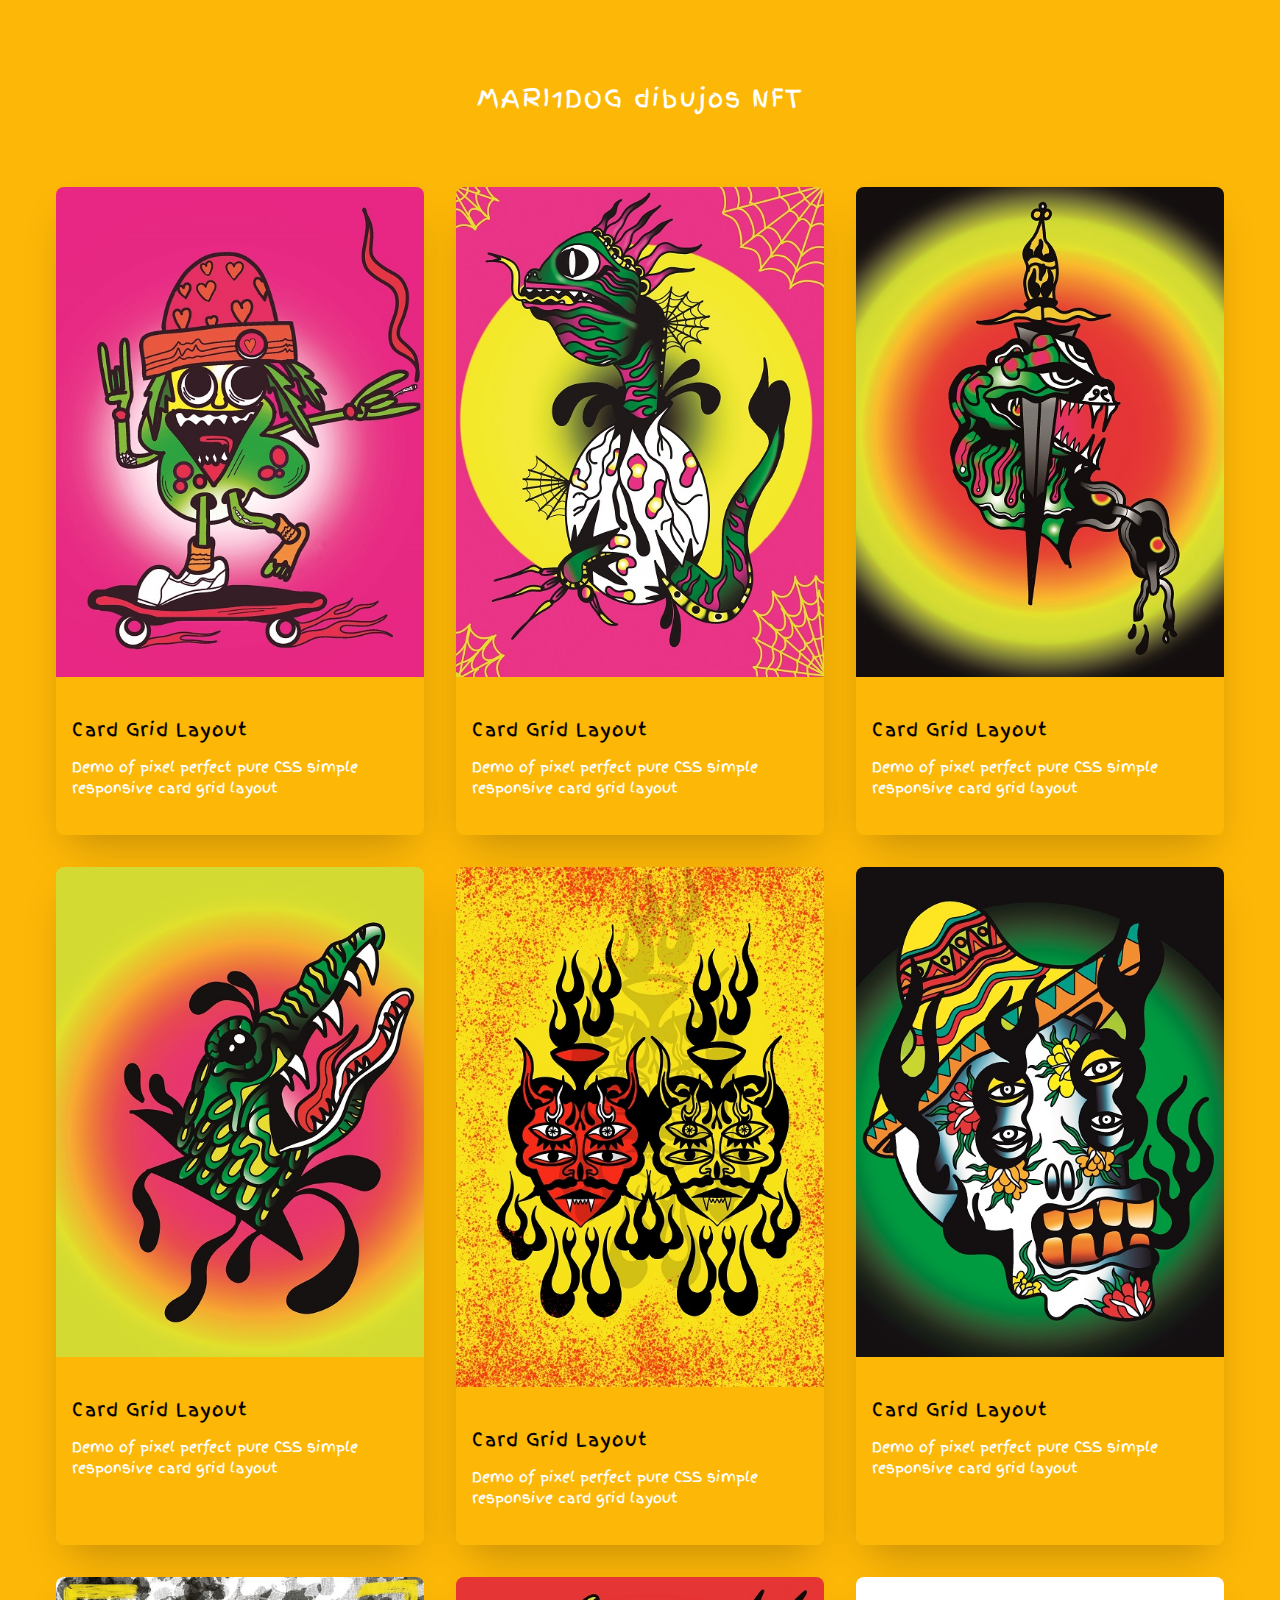
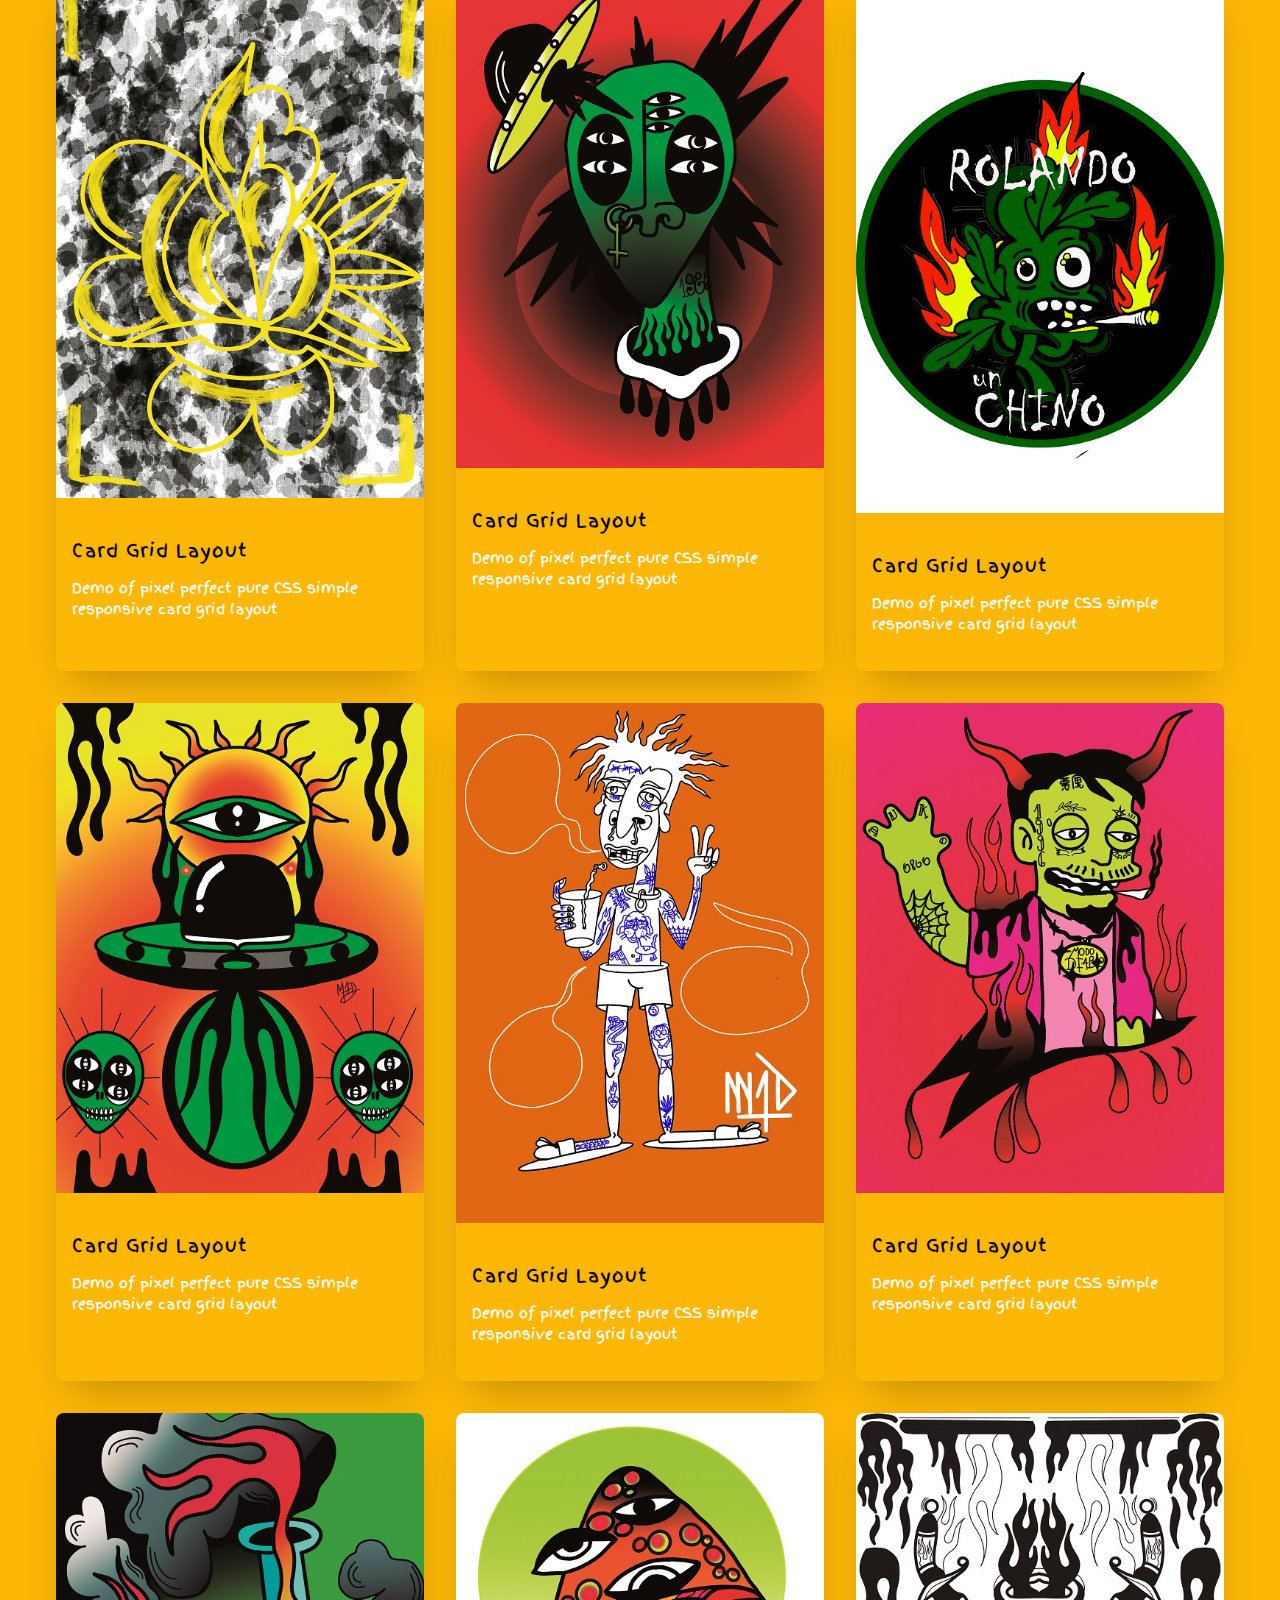
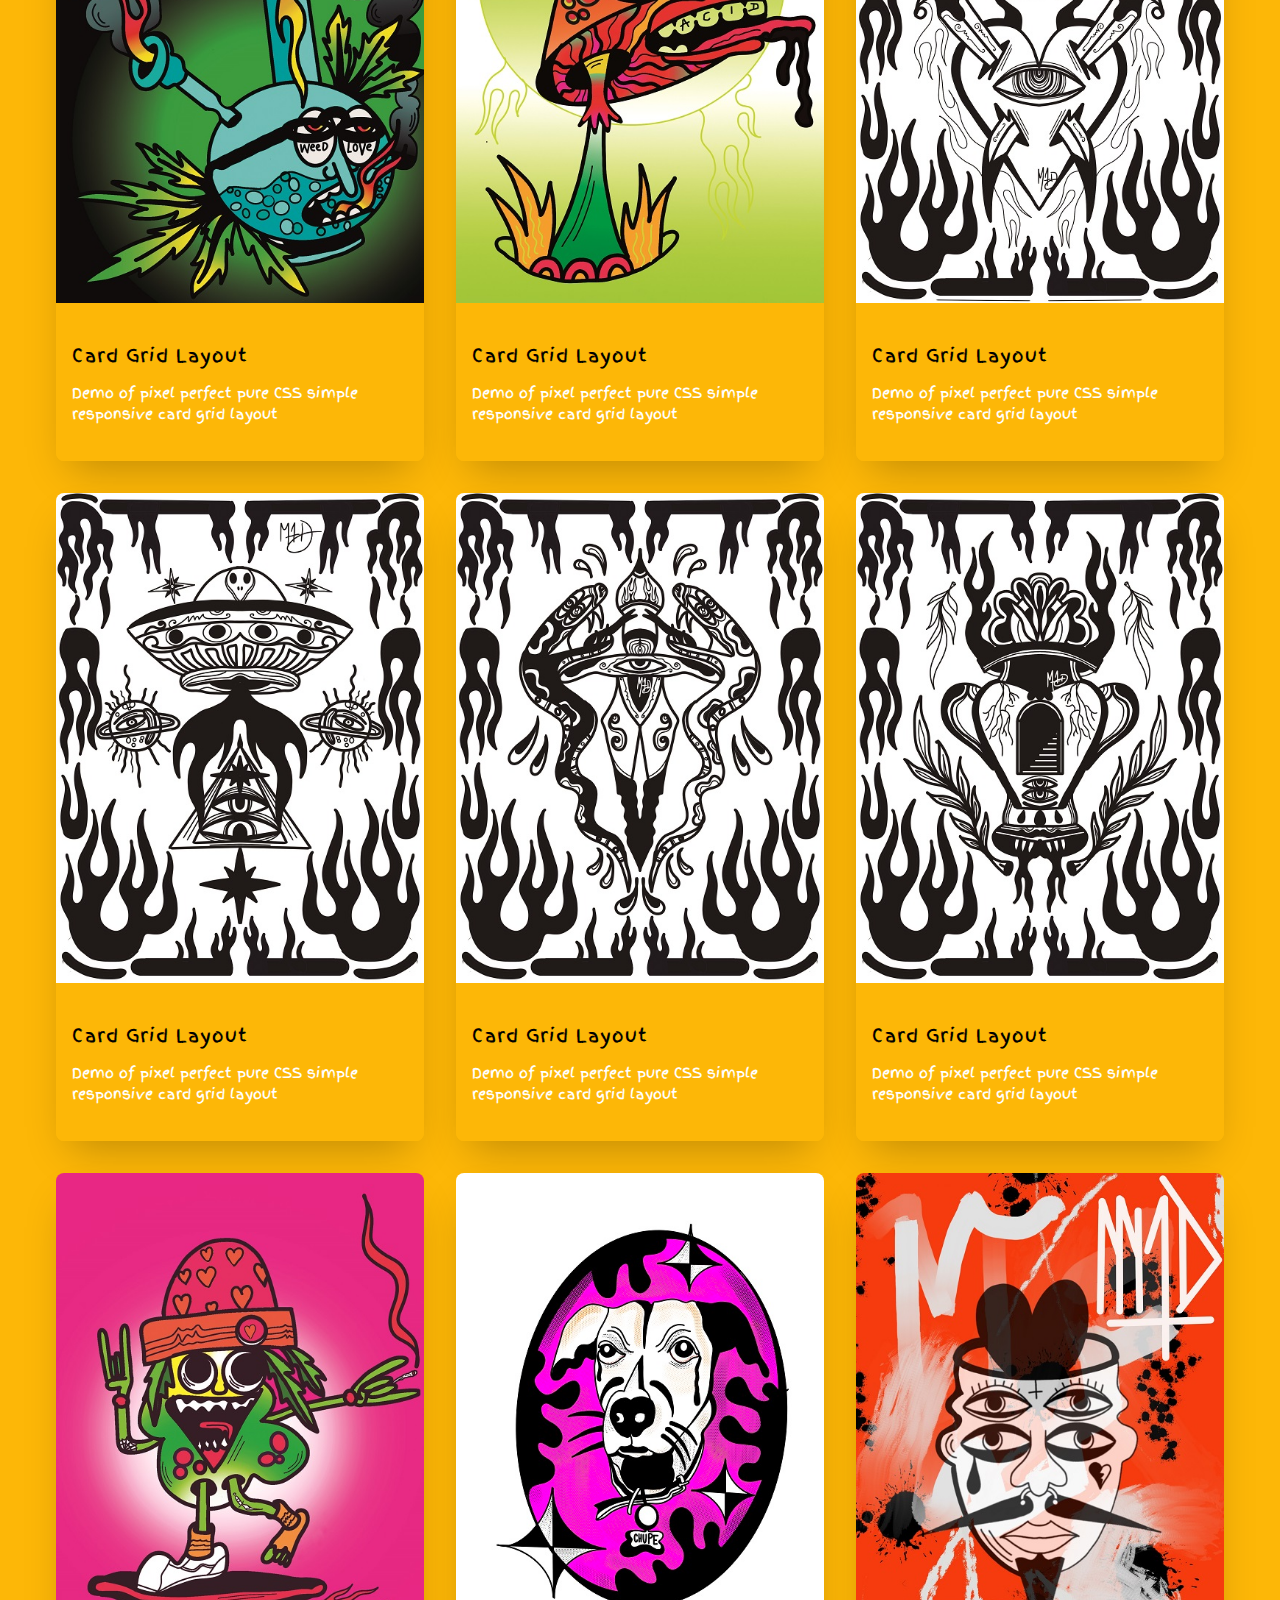
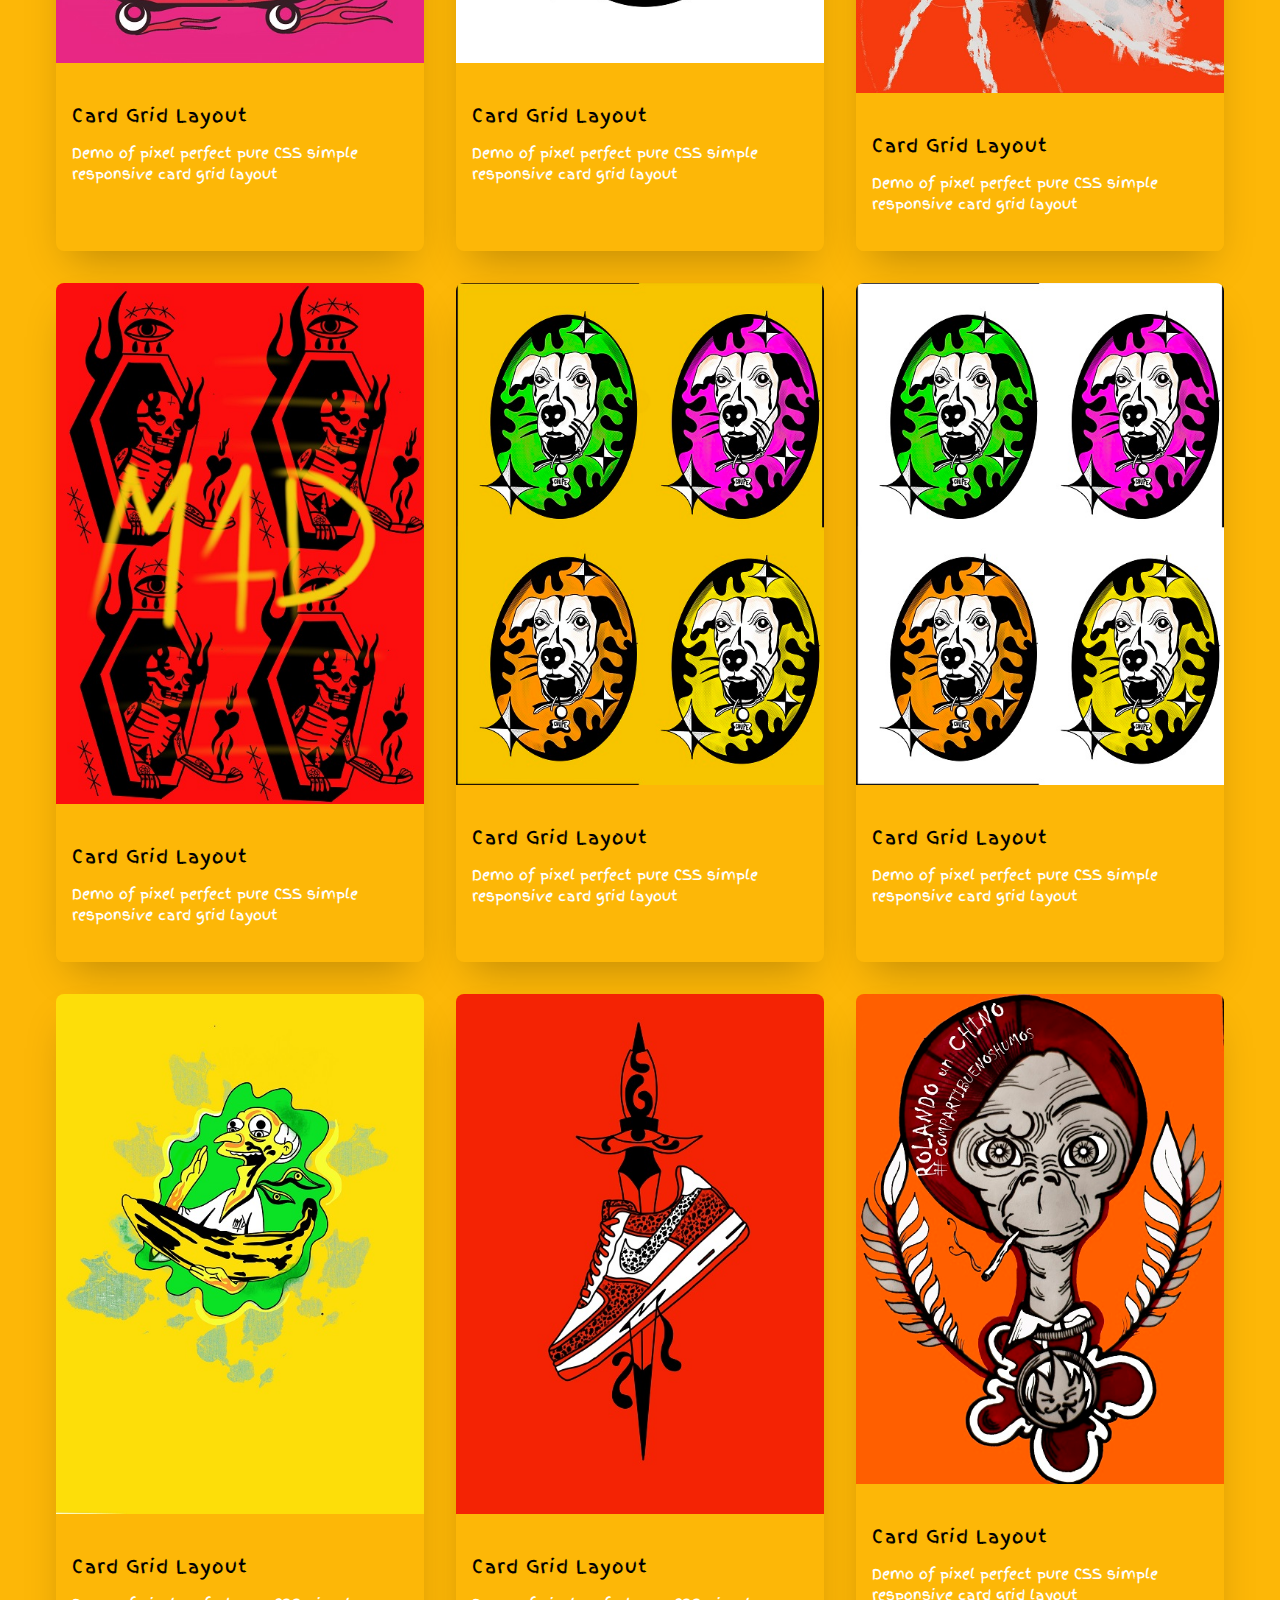
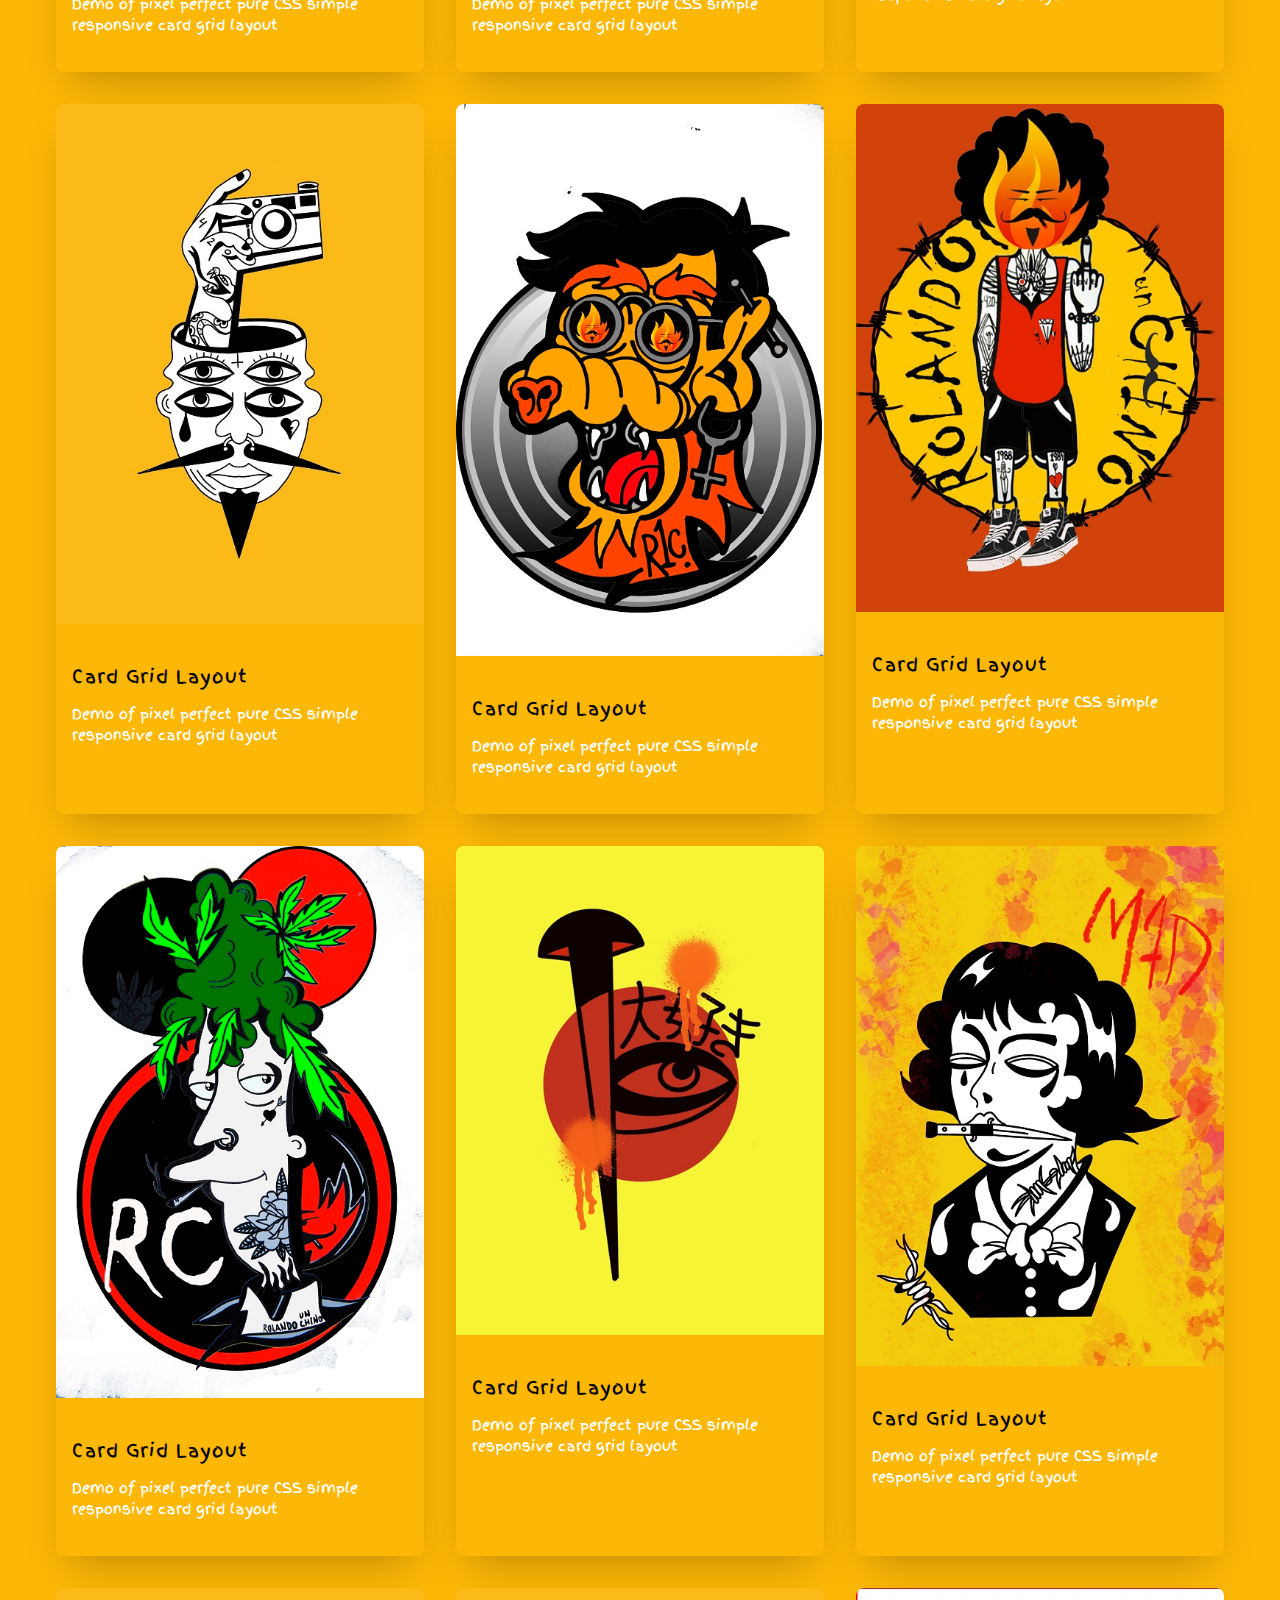
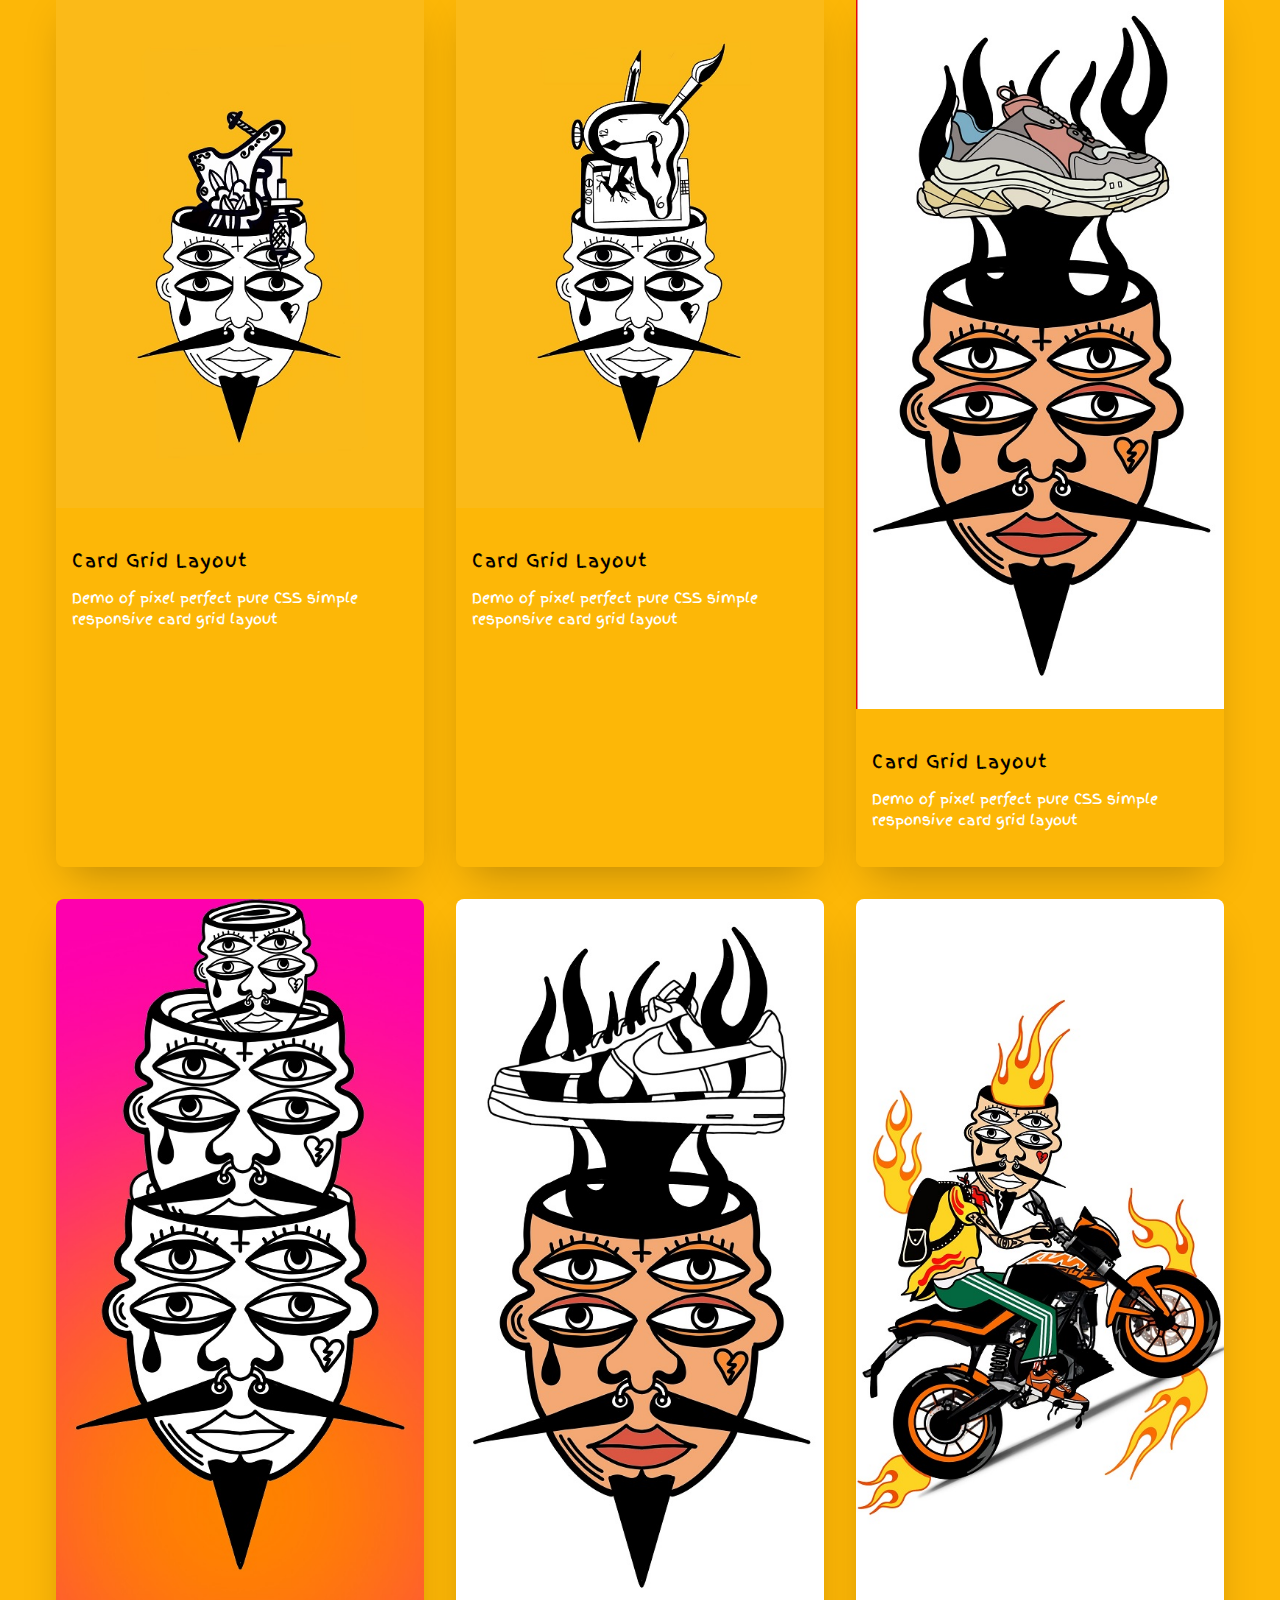
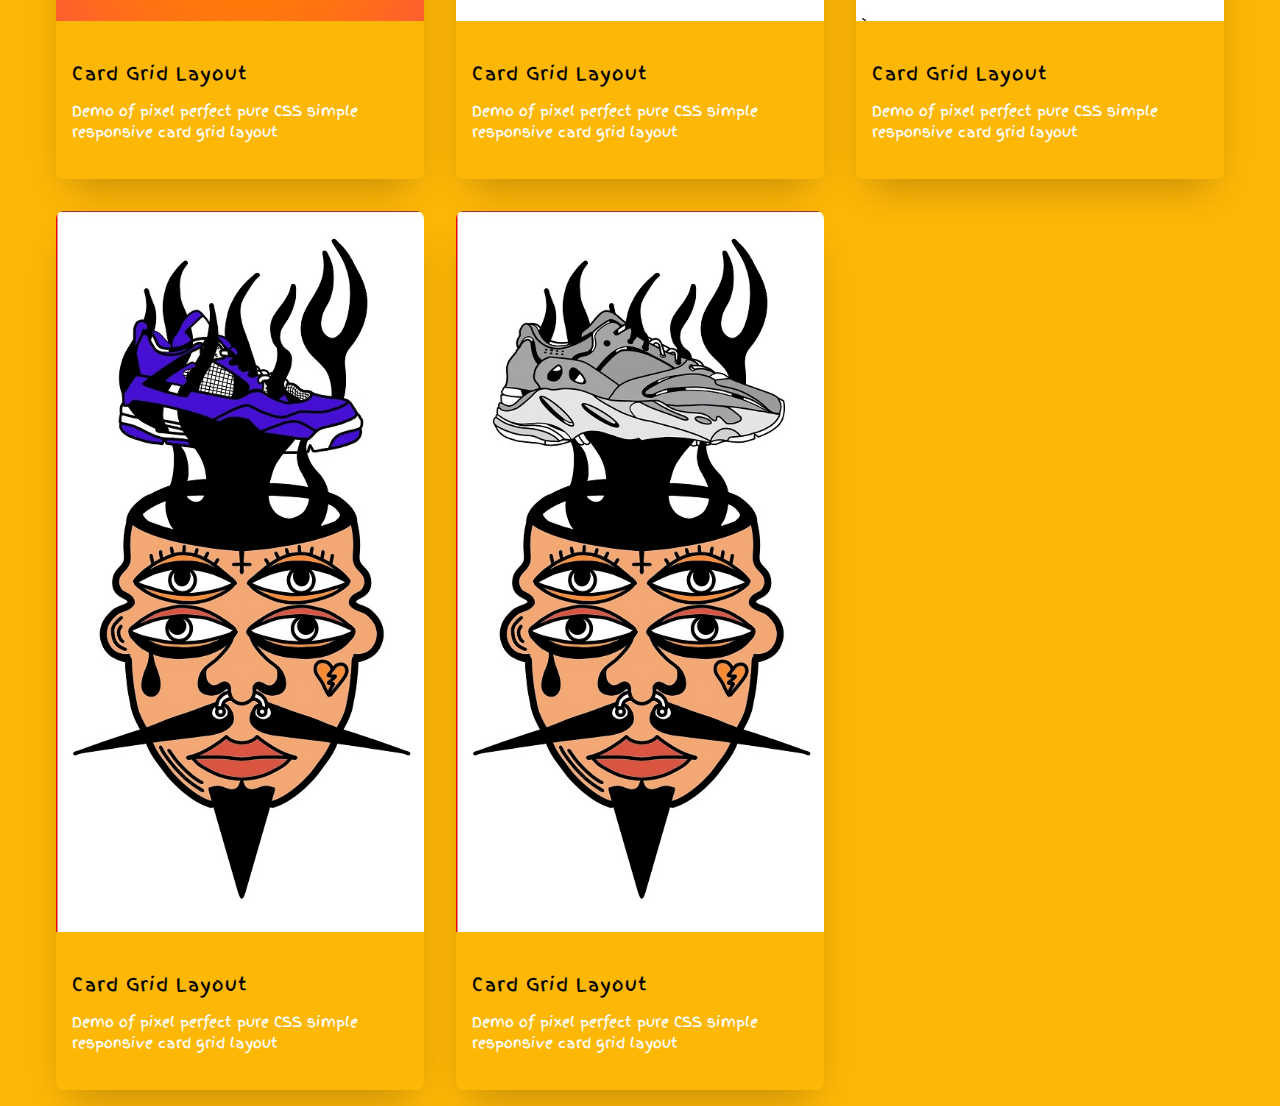
<file: nft.html>
<!DOCTYPE html>
<html lang="en">
<head>
    <meta charset="UTF-8">
    <meta http-equiv="X-UA-Compatible" content="IE=edge">
    <meta name="viewport" content="width=device-width, initial-scale=1.0">
    <link rel="shortcut icon" href="./img/loguito.png" type="image/x-icon">
    <meta name="author" content="Cesar Pagliacci" />
    <meta name="MARI1DOG" content="Fabian Ballesteros">
    <title>MARI1DOG nft</title>
    <link rel="stylesheet" href="./nft.css">
    
</head>
<body>
    
    <div class="container">     

    <a href="./index.html" class="btn-neon">
        <span id="span1"></span>
        <span id="span2"></span>
        <span id="span3"></span>
        <span id="span4"></span>
        MARI1DOG dibujos NFT
    </a>
    </div>

    <div class="main">
        
        <ul class="cards">
          <li class="cards_item">
            <div class="card">
              <div class="card_image"><img src="./img/1cmyk.jpg"></div>
              <div class="card_content">
                <br>
                <h2 class="card_title">Card Grid Layout</h2>
                <p class="card_text">Demo of pixel perfect pure CSS simple responsive card grid layout</p>                
              </div>
            </div>
          </li>

          <li class="cards_item">
            <div class="card">
              <div class="card_image"><img src="./img/2cmyk.jpg"></div>
              <div class="card_content">
                <br>
                <h2 class="card_title">Card Grid Layout</h2>
                <p class="card_text">Demo of pixel perfect pure CSS simple responsive card grid layout</p>                
              </div>
            </div>
          </li>

          <li class="cards_item">
            <div class="card">
              <div class="card_image"><img src="./img/3cmyk.jpg"></div>
              <div class="card_content">
                <br>
                <h2 class="card_title">Card Grid Layout</h2>
                <p class="card_text">Demo of pixel perfect pure CSS simple responsive card grid layout</p>                
              </div>
            </div>
          </li>

          <li class="cards_item">
            <div class="card">
              <div class="card_image"><img src="./img/4cmyk.jpg"></div>
              <div class="card_content">
                <br>
                <h2 class="card_title">Card Grid Layout</h2>
                <p class="card_text">Demo of pixel perfect pure CSS simple responsive card grid layout</p>                
              </div>
            </div>
          </li>

          <li class="cards_item">
            <div class="card">
              <div class="card_image"><img src="./img/5cmyk.jpg"></div>
              <div class="card_content">
                <br>
                <h2 class="card_title">Card Grid Layout</h2>
                <p class="card_text">Demo of pixel perfect pure CSS simple responsive card grid layout</p>                
              </div>
            </div>
          </li>

          <li class="cards_item">
            <div class="card">
              <div class="card_image"><img src="./img/6cmyk.jpg"></div>
              <div class="card_content">
                <br>
                <h2 class="card_title">Card Grid Layout</h2>
                <p class="card_text">Demo of pixel perfect pure CSS simple responsive card grid layout</p>                
              </div>
            </div>
          </li>

          <li class="cards_item">
            <div class="card">
              <div class="card_image"><img src="./img/7cmyk.jpg"></div>
              <div class="card_content">
                <br>
                <h2 class="card_title">Card Grid Layout</h2>
                <p class="card_text">Demo of pixel perfect pure CSS simple responsive card grid layout</p>                
              </div>
            </div>

          <li class="cards_item">
            <div class="card">
              <div class="card_image"><img src="./img/8cmyk.jpg"></div>
              <div class="card_content">
                <br>
                <h2 class="card_title">Card Grid Layout</h2>
                <p class="card_text">Demo of pixel perfect pure CSS simple responsive card grid layout</p>                  
              </div>
            </div>

        <li class="cards_item">
          <div class="card">
            <div class="card_image"><img src="./img/36cmyk.jpg"></div>
              <div class="card_content">
                <br>
                <h2 class="card_title">Card Grid Layout</h2>
                <p class="card_text">Demo of pixel perfect pure CSS simple responsive card grid layout</p>                    
              </div>
            </div>

        <li class="cards_item">
          <div class="card">
            <div class="card_image"><img src="./img/10cmyk.jpg"></div>
            <div class="card_content">
              <br>
              <h2 class="card_title">Card Grid Layout</h2>
              <p class="card_text">Demo of pixel perfect pure CSS simple responsive card grid layout</p>                      
            </div>
          </div>

        <li class="cards_item">
          <div class="card">
            <div class="card_image"><img src="./img/11cmyk.jpg"></div>
            <div class="card_content">
              <br>
              <h2 class="card_title">Card Grid Layout</h2>
              <p class="card_text">Demo of pixel perfect pure CSS simple responsive card grid layout</p>                        
            </div>
          </div>

        <li class="cards_item">
          <div class="card">
            <div class="card_image"><img src="./img/12cmyk.jpg"></div>
            <div class="card_content">
              <br>
              <h2 class="card_title">Card Grid Layout</h2>
              <p class="card_text">Demo of pixel perfect pure CSS simple responsive card grid layout</p>                          
            </div>
          </div>

        <li class="cards_item">
          <div class="card">
            <div class="card_image"><img src="./img/13cmyk.jpg"></div>
            <div class="card_content">
              <br>
              <h2 class="card_title">Card Grid Layout</h2>
              <p class="card_text">Demo of pixel perfect pure CSS simple responsive card grid layout</p>                          
            </div>
          </div>

        <li class="cards_item">
          <div class="card">
            <div class="card_image"><img src="./img/14cmyk.jpg"></div>
            <div class="card_content">
              <br>
              <h2 class="card_title">Card Grid Layout</h2>
              <p class="card_text">Demo of pixel perfect pure CSS simple responsive card grid layout</p>                            
            </div>
          </div>

        <li class="cards_item">
          <div class="card">
            <div class="card_image"><img src="./img/15cmyk.jpg"></div>
            <div class="card_content">
              <br>
              <h2 class="card_title">Card Grid Layout</h2>
              <p class="card_text">Demo of pixel perfect pure CSS simple responsive card grid layout</p>                              
            </div>
          </div>

        <li class="cards_item">
          <div class="card">
            <div class="card_image"><img src="./img/16cmyk.jpg"></div>
            <div class="card_content">
              <br>
              <h2 class="card_title">Card Grid Layout</h2>
              <p class="card_text">Demo of pixel perfect pure CSS simple responsive card grid layout</p>
                                
            </div>
          </div>
        <li class="cards_item">
          <div class="card">
            <div class="card_image"><img src="./img/17cmyk.jpg"></div>
            <div class="card_content">
              <br>
              <h2 class="card_title">Card Grid Layout</h2>
              <p class="card_text">Demo of pixel perfect pure CSS simple responsive card grid layout</p>
                                  
            </div>
          </div>
        <li class="cards_item">
          <div class="card">
            <div class="card_image"><img src="./img/18cmyk.jpg"></div>
            <div class="card_content">
              <br>
              <h2 class="card_title">Card Grid Layout</h2>
              <p class="card_text">Demo of pixel perfect pure CSS simple responsive card grid layout</p>
                                    
            </div>
          </div>
        <li class="cards_item">
          <div class="card">
            <div class="card_image"><img src="./img/37cmyk.jpg"></div>
            <div class="card_content">
              <br>
              <h2 class="card_title">Card Grid Layout</h2>
              <p class="card_text">Demo of pixel perfect pure CSS simple responsive card grid layout</p>
                                      
            </div>
          </div>
        <li class="cards_item">
          <div class="card">
            <div class="card_image"><img src="./img/20cmyk.jpg"></div>
            <div class="card_content">
              <br>
              <h2 class="card_title">Card Grid Layout</h2>
              <p class="card_text">Demo of pixel perfect pure CSS simple responsive card grid layout</p>
                                        
            </div>
          </div>
        <li class="cards_item">
          <div class="card">
            <div class="card_image"><img src="./img/21cmyk.jpg"></div>
            <div class="card_content">
              <br>
              <h2 class="card_title">Card Grid Layout</h2>
              <p class="card_text">Demo of pixel perfect pure CSS simple responsive card grid layout</p>
                                          
            </div>
          </div>
        <li class="cards_item">
          <div class="card">
            <div class="card_image"><img src="./img/22cmyk.jpg"></div>
            <div class="card_content">
              <br>
              <h2 class="card_title">Card Grid Layout</h2>
              <p class="card_text">Demo of pixel perfect pure CSS simple responsive card grid layout</p>
                                            
            </div>
          </div>
        <li class="cards_item">
          <div class="card">
            <div class="card_image"><img src="./img/24cmyk.jpg"></div>
            <div class="card_content">
              <br>
              <h2 class="card_title">Card Grid Layout</h2>
              <p class="card_text">Demo of pixel perfect pure CSS simple responsive card grid layout</p>                                                
            </div>
          </div>

        <li class="cards_item">
          <div class="card">
            <div class="card_image"><img src="./img/39cmyk.jpg"></div>
            <div class="card_content">
              <br>
              <h2 class="card_title">Card Grid Layout</h2>
              <p class="card_text">Demo of pixel perfect pure CSS simple responsive card grid layout</p>                                                  
            </div>
          </div>
                                            
        <li class="cards_item">
          <div class="card">
            <div class="card_image"><img src="./img/26cmyk.jpg"></div>
            <div class="card_content">
              <br>
              <h2 class="card_title">Card Grid Layout</h2>
              <p class="card_text">Demo of pixel perfect pure CSS simple responsive card grid layout</p>
                                                    
            </div>
          </div>
        <li class="cards_item">
          <div class="card">
            <div class="card_image"><img src="./img/27cmyk.jpg"></div>
            <div class="card_content">
              <br>
              <h2 class="card_title">Card Grid Layout</h2>
              <p class="card_text">Demo of pixel perfect pure CSS simple responsive card grid layout</p>
                                                      
            </div>
          </div>
        <li class="cards_item">
          <div class="card">
            <div class="card_image"><img src="./img/40cmyk.jpg"></div>
            <div class="card_content">
              <br>
              <h2 class="card_title">Card Grid Layout</h2>
              <p class="card_text">Demo of pixel perfect pure CSS simple responsive card grid layout</p>
                                                        
            </div>
          </div>
        <li class="cards_item">
          <div class="card">
            <div class="card_image"><img src="./img/41cmyk.jpg"></div>
            <div class="card_content">
              <br>
              <h2 class="card_title">Card Grid Layout</h2>
              <p class="card_text">Demo of pixel perfect pure CSS simple responsive card grid layout</p>
                                                          
            </div>
          </div>
        <li class="cards_item">
          <div class="card">
            <div class="card_image"><img src="./img/30cmyk.jpg"></div>
            <div class="card_content">
              <br>
              <h2 class="card_title">Card Grid Layout</h2>
              <p class="card_text">Demo of pixel perfect pure CSS simple responsive card grid layout</p>
                                                            
            </div>
          </div>
        <li class="cards_item">
          <div class="card">
            <div class="card_image"><img src="./img/42cmyk.jpg"></div>
            <div class="card_content">
              <br>
              <h2 class="card_title">Card Grid Layout</h2>
              <p class="card_text">Demo of pixel perfect pure CSS simple responsive card grid layout</p>
                                                              
            </div>
          </div>
        <li class="cards_item">
          <div class="card">
            <div class="card_image"><img src="./img/32cmyk.jpg"></div>
            <div class="card_content">
              <br>
              <h2 class="card_title">Card Grid Layout</h2>
              <p class="card_text">Demo of pixel perfect pure CSS simple responsive card grid layout</p>
                                                                
            </div>
          </div>
        <li class="cards_item">
          <div class="card">
            <div class="card_image"><img src="./img/34cmyk.jpg"></div>
            <div class="card_content">
              <br>
              <h2 class="card_title">Card Grid Layout</h2>
              <p class="card_text">Demo of pixel perfect pure CSS simple responsive card grid layout</p>
                                                                  
            </div>
          </div>
        <li class="cards_item">
          <div class="card">
            <div class="card_image"><img src="./img/35cmyk.jpg"></div>
            <div class="card_content">
              <br>
              <h2 class="card_title">Card Grid Layout</h2>
              <p class="card_text">Demo of pixel perfect pure CSS simple responsive card grid layout</p>
                                                                    
            </div>
          </div>
        <li class="cards_item">
          <div class="card">
            <div class="card_image"><img src="./img/9cmyk.jpg"></div>
            <div class="card_content">
              <br>
              <h2 class="card_title">Card Grid Layout</h2>
              <p class="card_text">Demo of pixel perfect pure CSS simple responsive card grid layout</p>
                                                                      
            </div>
          </div>
        <li class="cards_item">
          <div class="card">
            <div class="card_image"><img src="./img/23cmyk.jpg"></div>
            <div class="card_content">
              <br>
              <h2 class="card_title">Card Grid Layout</h2>
              <p class="card_text">Demo of pixel perfect pure CSS simple responsive card grid layout</p>
                                                                        
            </div>
          </div>
        <li class="cards_item">
          <div class="card">
            <div class="card_image"><img src="./img/19cmyk.jpg"></div>
            <div class="card_content">
              <br>
              <h2 class="card_title">Card Grid Layout</h2>
              <p class="card_text">Demo of pixel perfect pure CSS simple responsive card grid layout</p>
                                                                          
            </div>
          </div>
        <li class="cards_item">
          <div class="card">
            <div class="card_image"><img src="./img/25cmyk.jpg"></div>
            <div class="card_content">
              <br>
              <h2 class="card_title">Card Grid Layout</h2>
              <p class="card_text">Demo of pixel perfect pure CSS simple responsive card grid layout</p>
                                                                            
            </div>
          </div>
        <li class="cards_item">
          <div class="card">
            <div class="card_image"><img src="./img/28cmyk.jpg"></div>
            <div class="card_content">
              <br>
              <h2 class="card_title">Card Grid Layout</h2>
              <p class="card_text">Demo of pixel perfect pure CSS simple responsive card grid layout</p>
                                                                              
            </div>
          </div>
        <li class="cards_item">
          <div class="card">
            <div class="card_image"><img src="./img/29cmyk.jpg"></div>
            <div class="card_content">
              <br>
              <h2 class="card_title">Card Grid Layout</h2>
              <p class="card_text">Demo of pixel perfect pure CSS simple responsive card grid layout</p>
                                                                                
            </div>
          </div>
        <li class="cards_item">
          <div class="card">
            <div class="card_image"><img src="./img/31cmyk.jpg"></div>
            <div class="card_content">
              <br>
              <h2 class="card_title">Card Grid Layout</h2>
              <p class="card_text">Demo of pixel perfect pure CSS simple responsive card grid layout</p>
                                                                                  
            </div>
          </div>
        <li class="cards_item">
          <div class="card">
            <div class="card_image"><img src="./img/38cmyk.jpg"></div>
            <div class="card_content">
              <br>
              <h2 class="card_title">Card Grid Layout</h2>
              <p class="card_text">Demo of pixel perfect pure CSS simple responsive card grid layout</p>
                                                                                    
            </div>
          </div>

        </ul>
      </div>

    <script src="./main.js"></script>
    
</body>

</html>
</file>
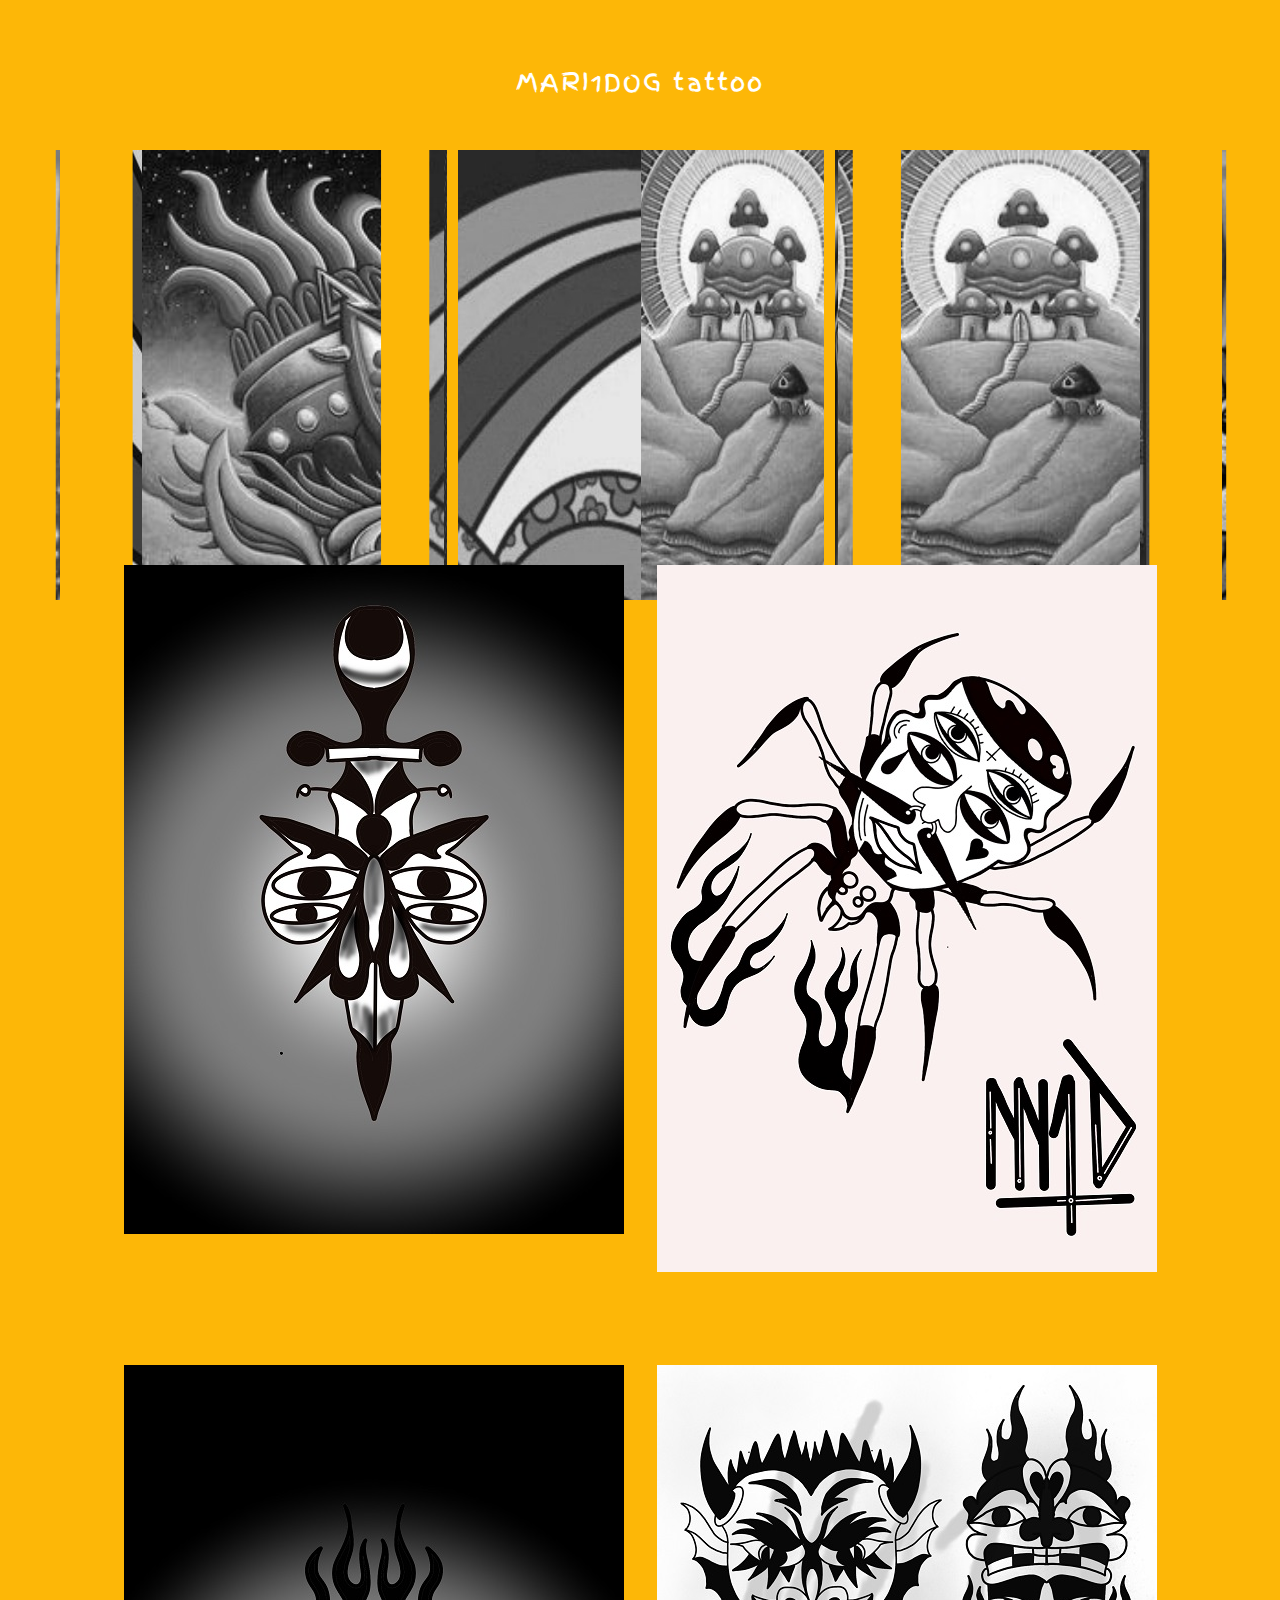
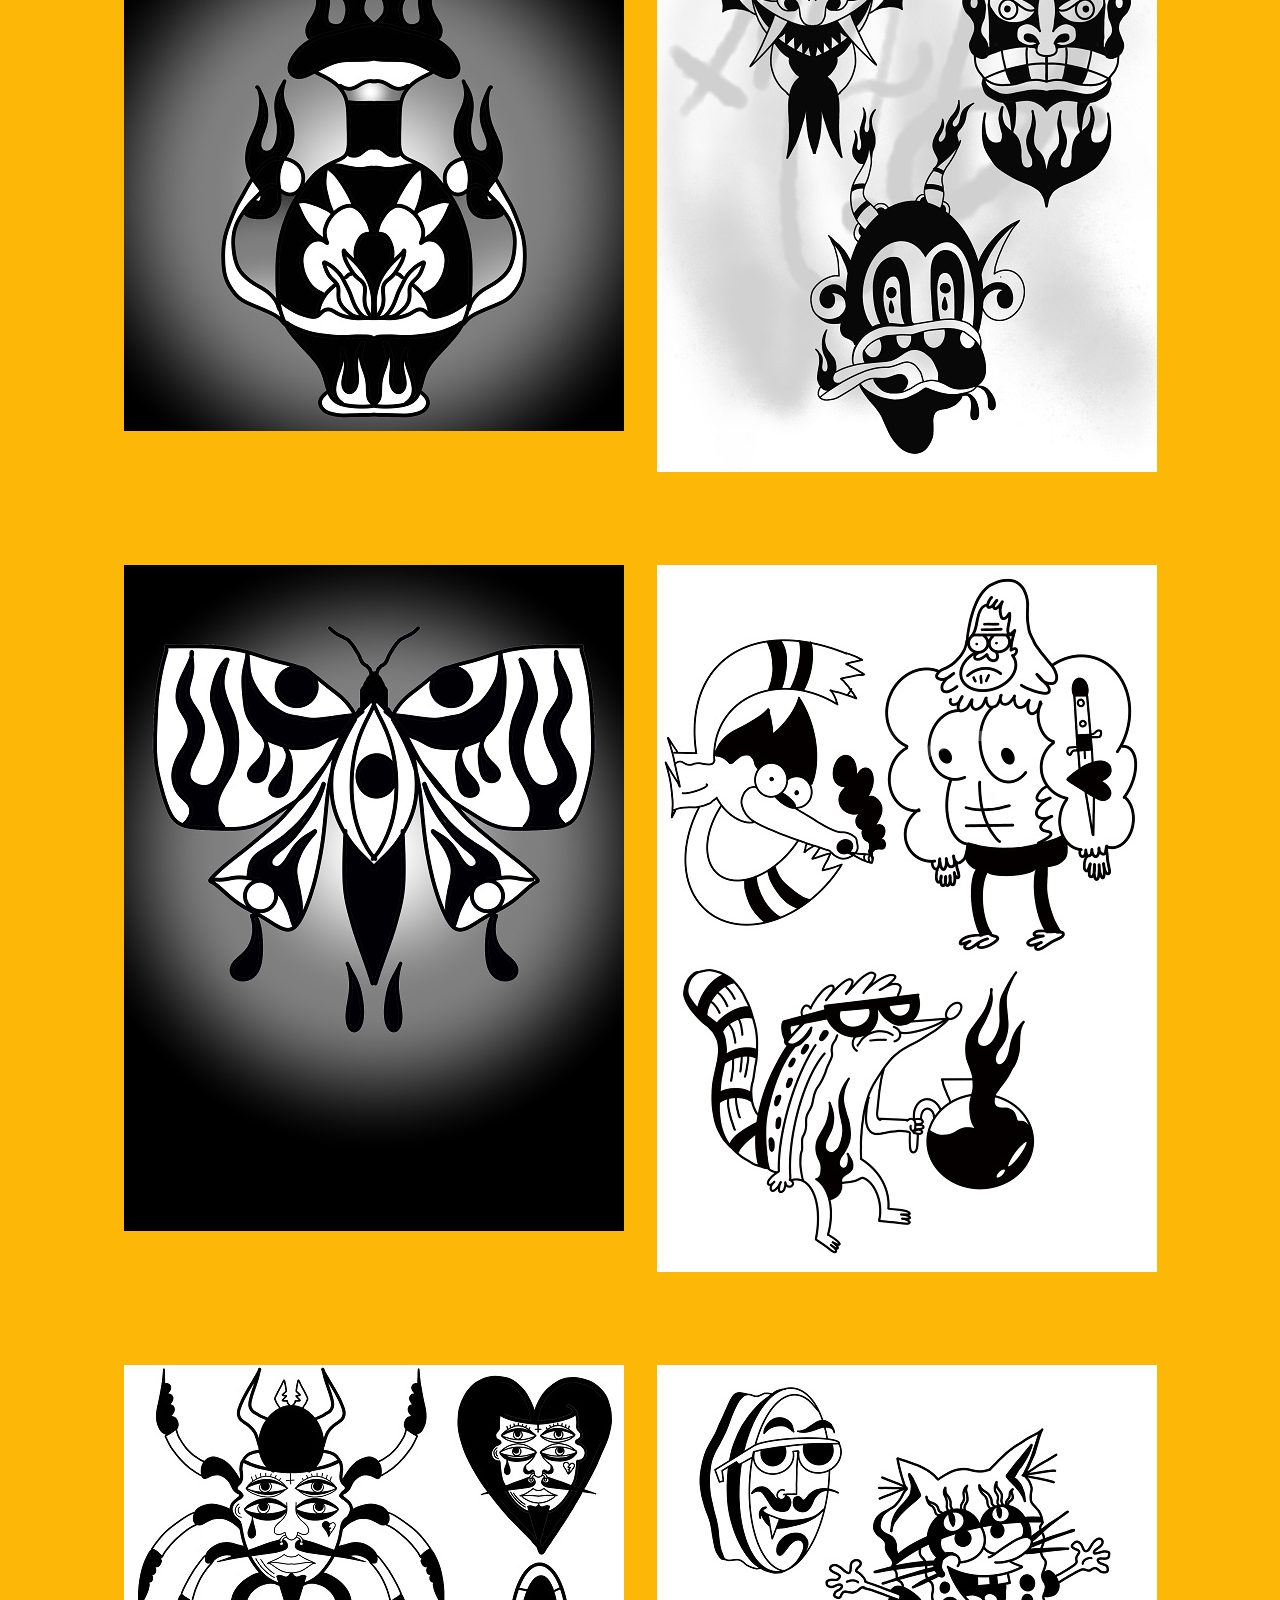
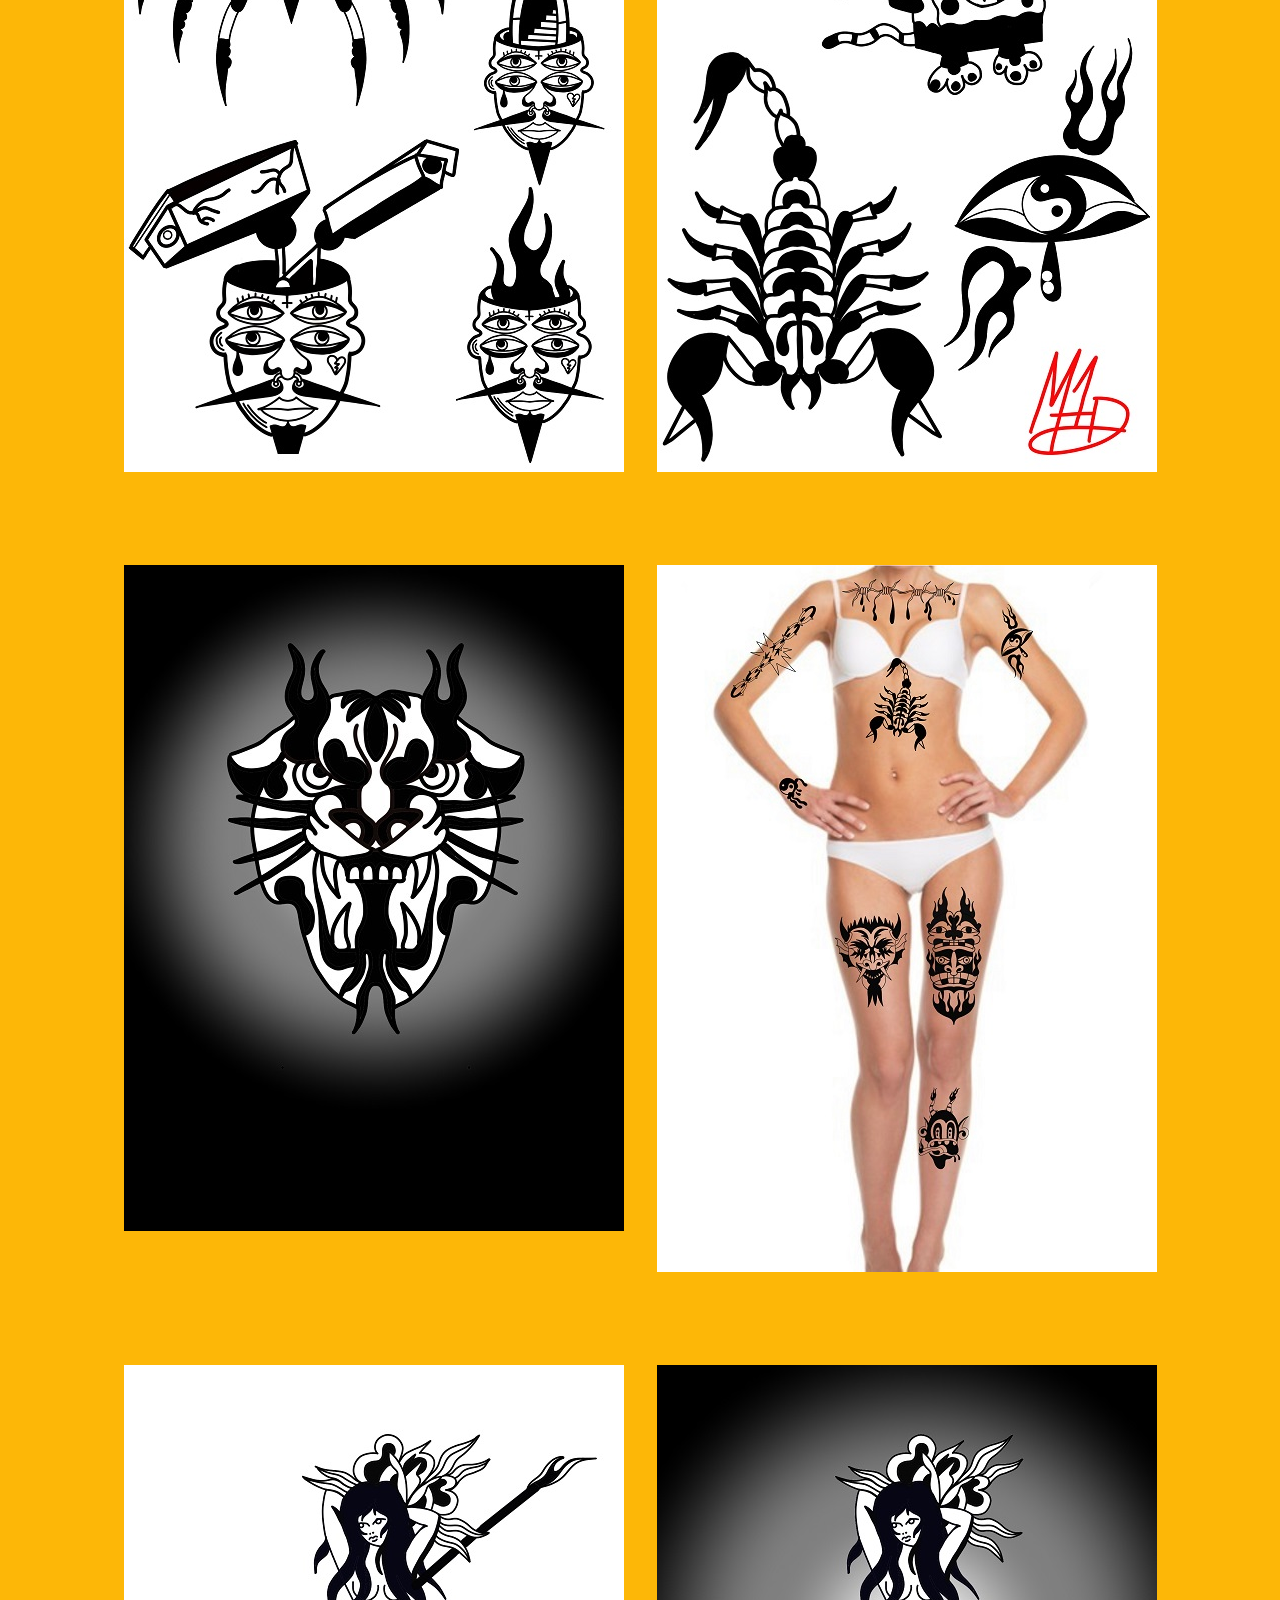
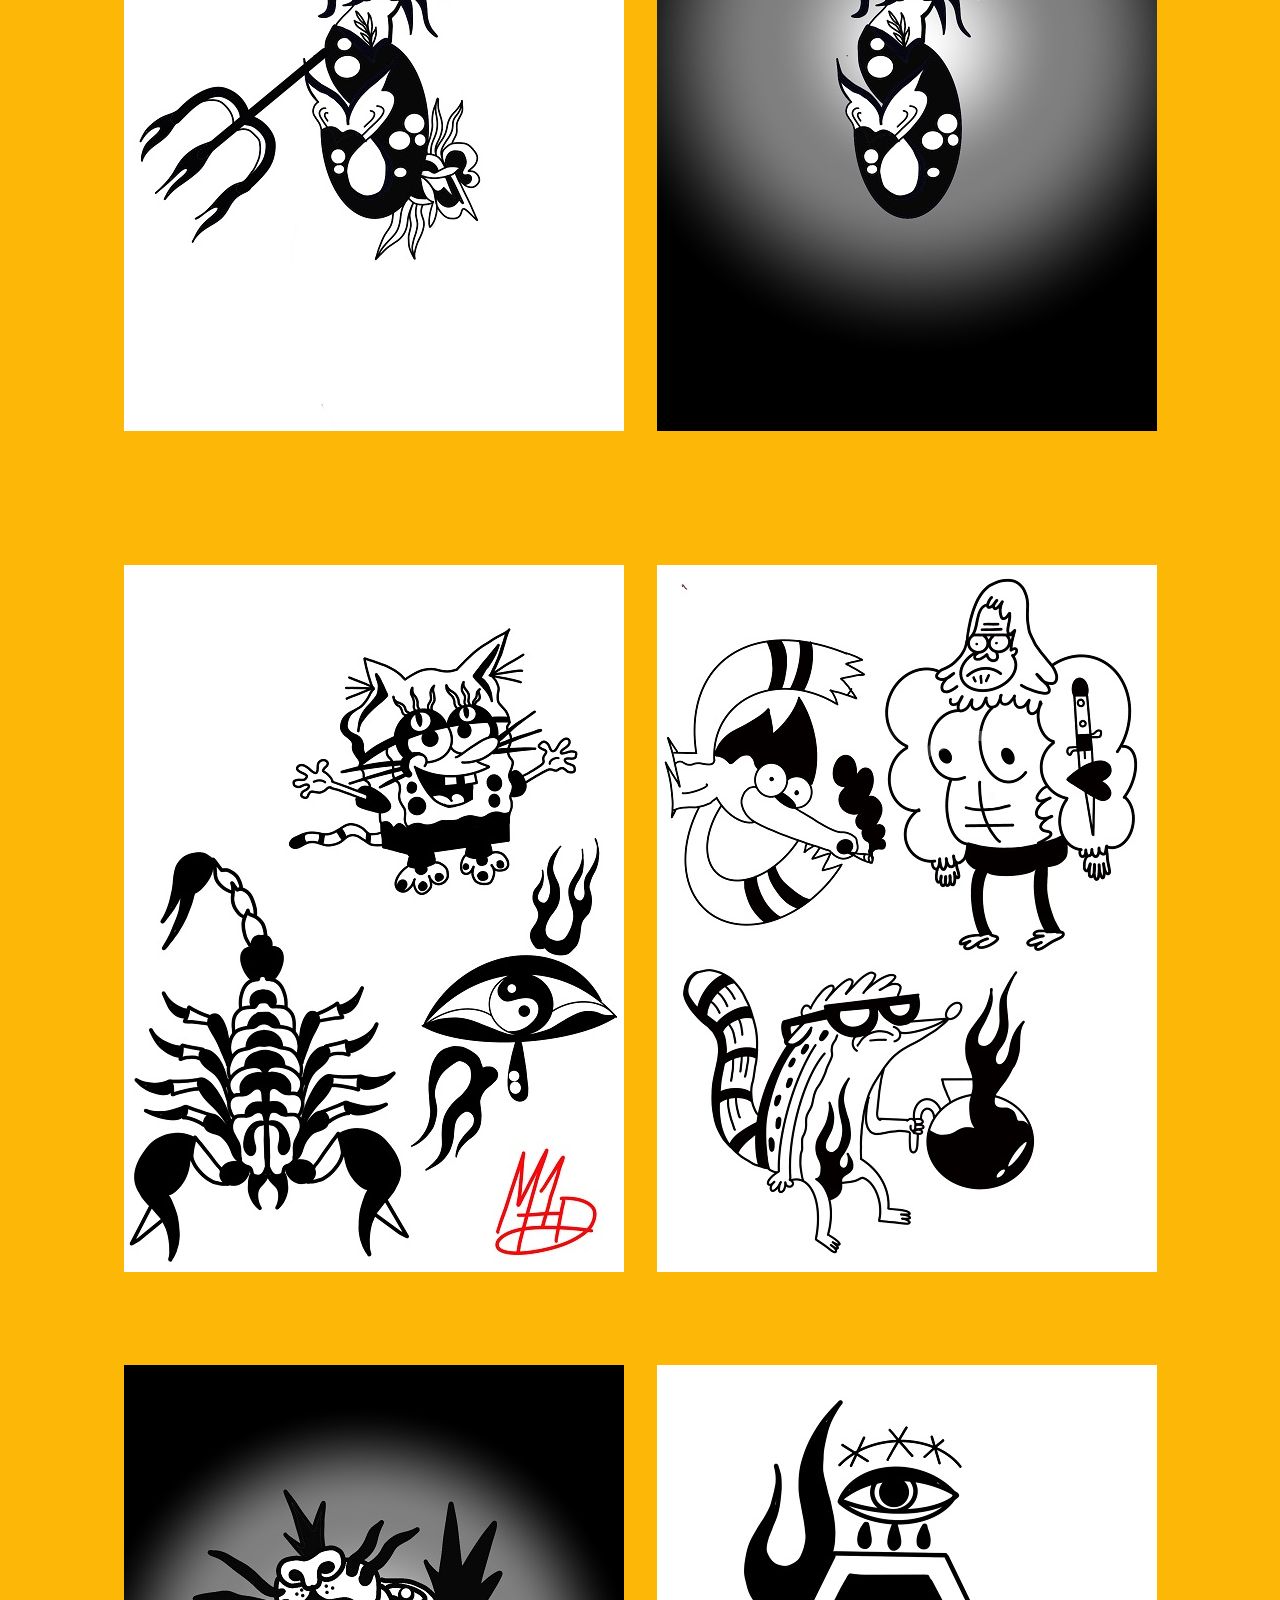
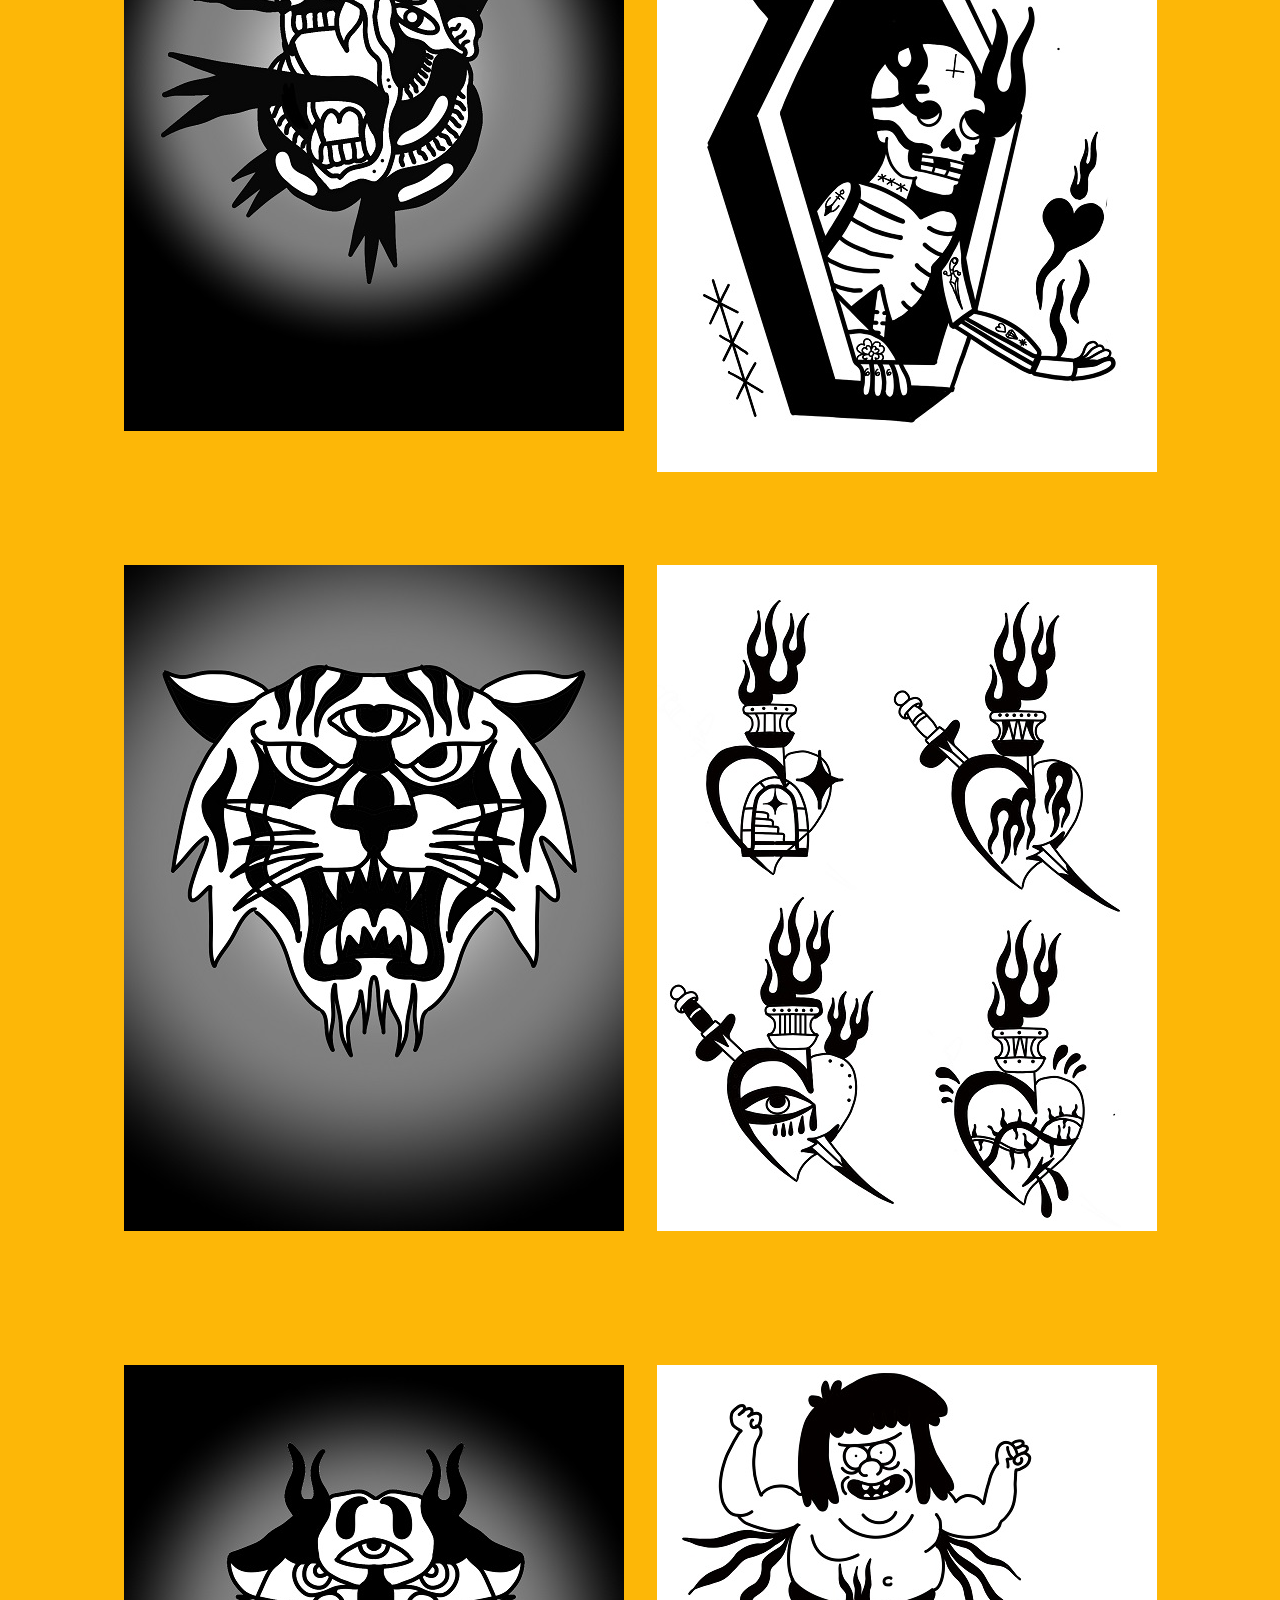
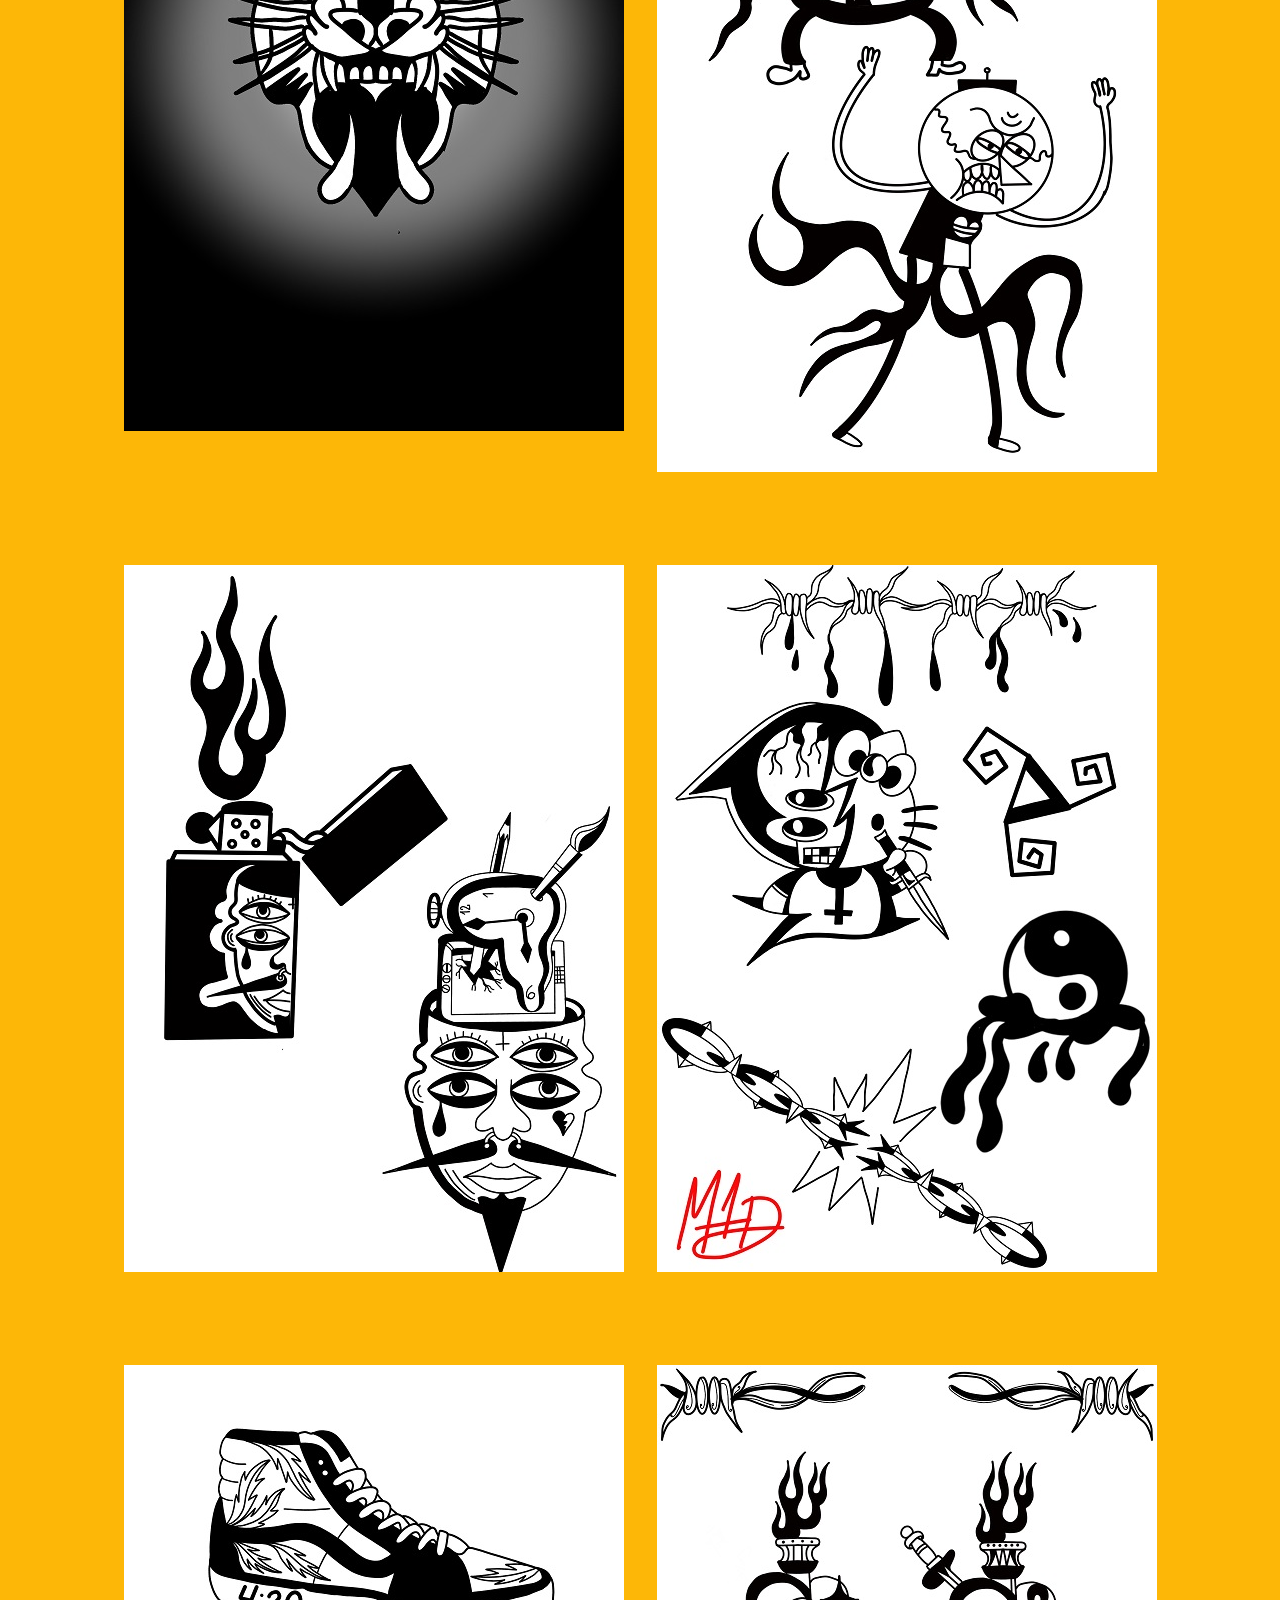
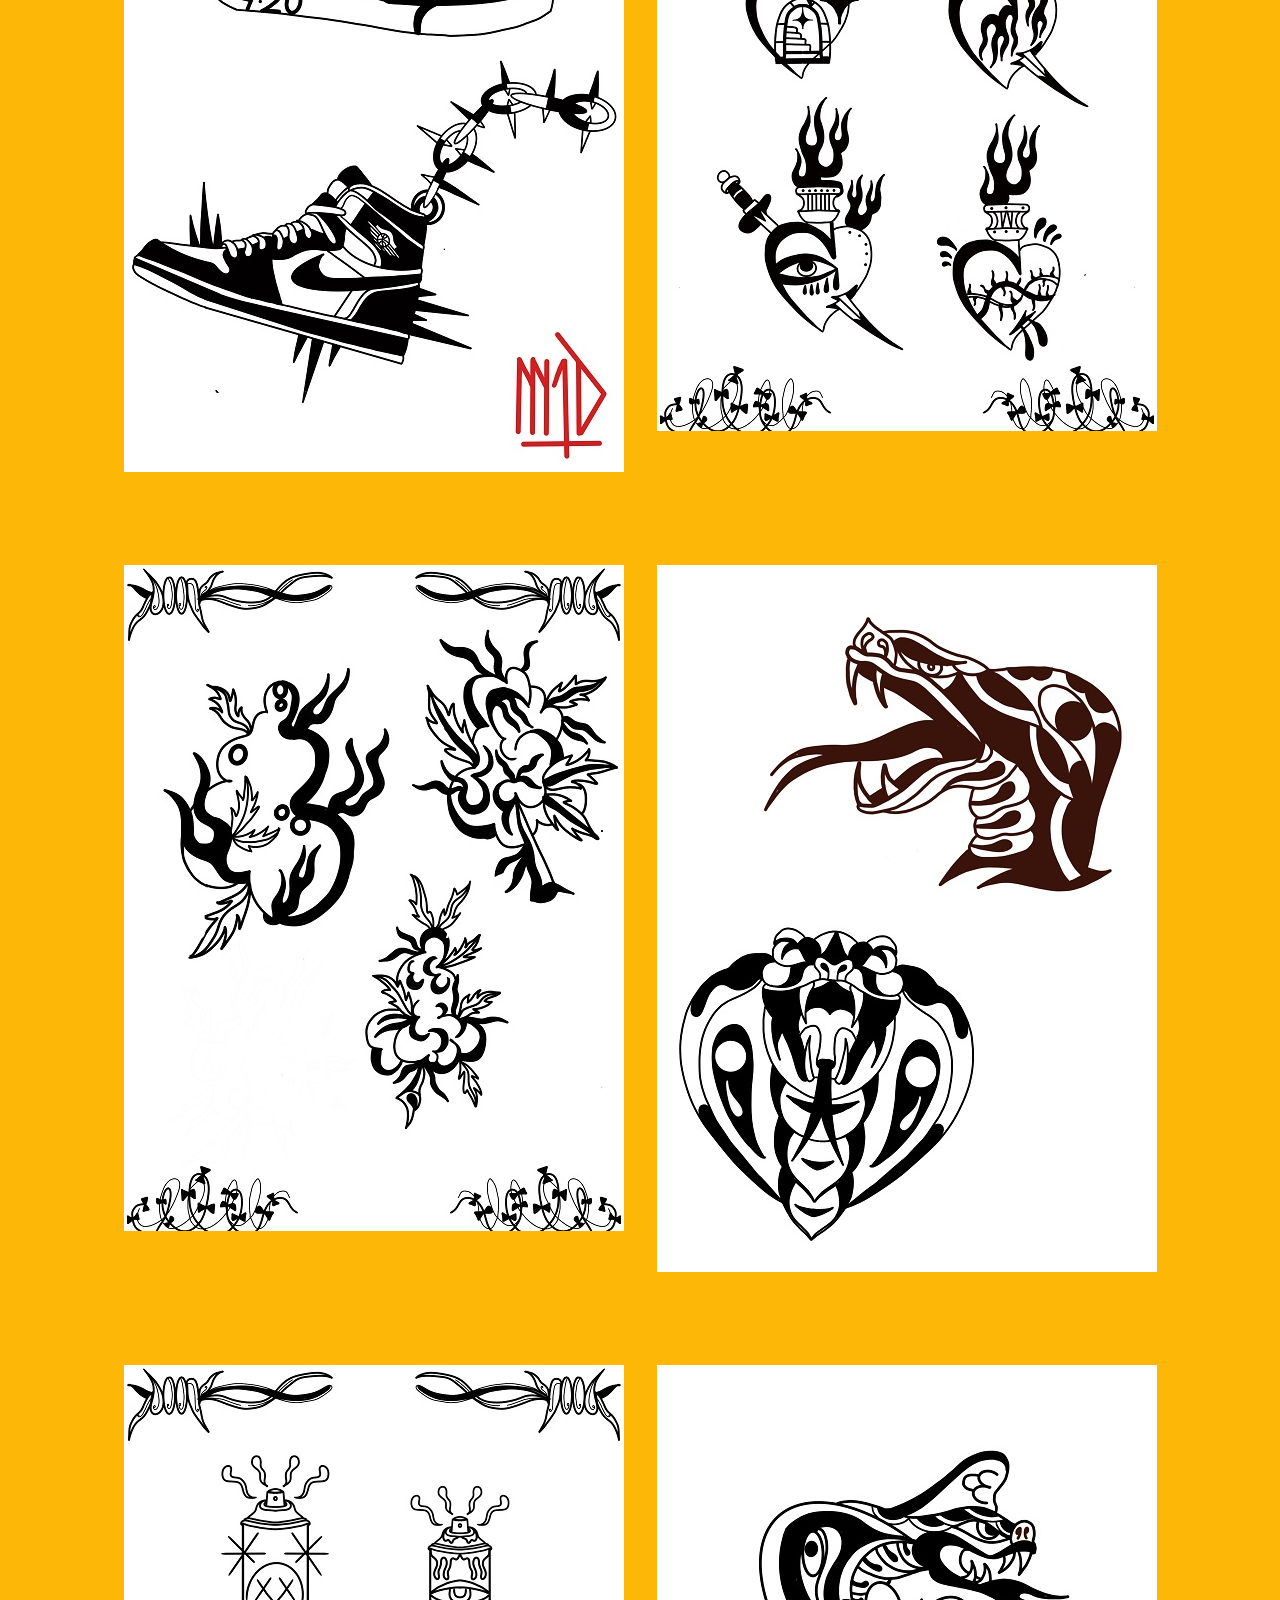
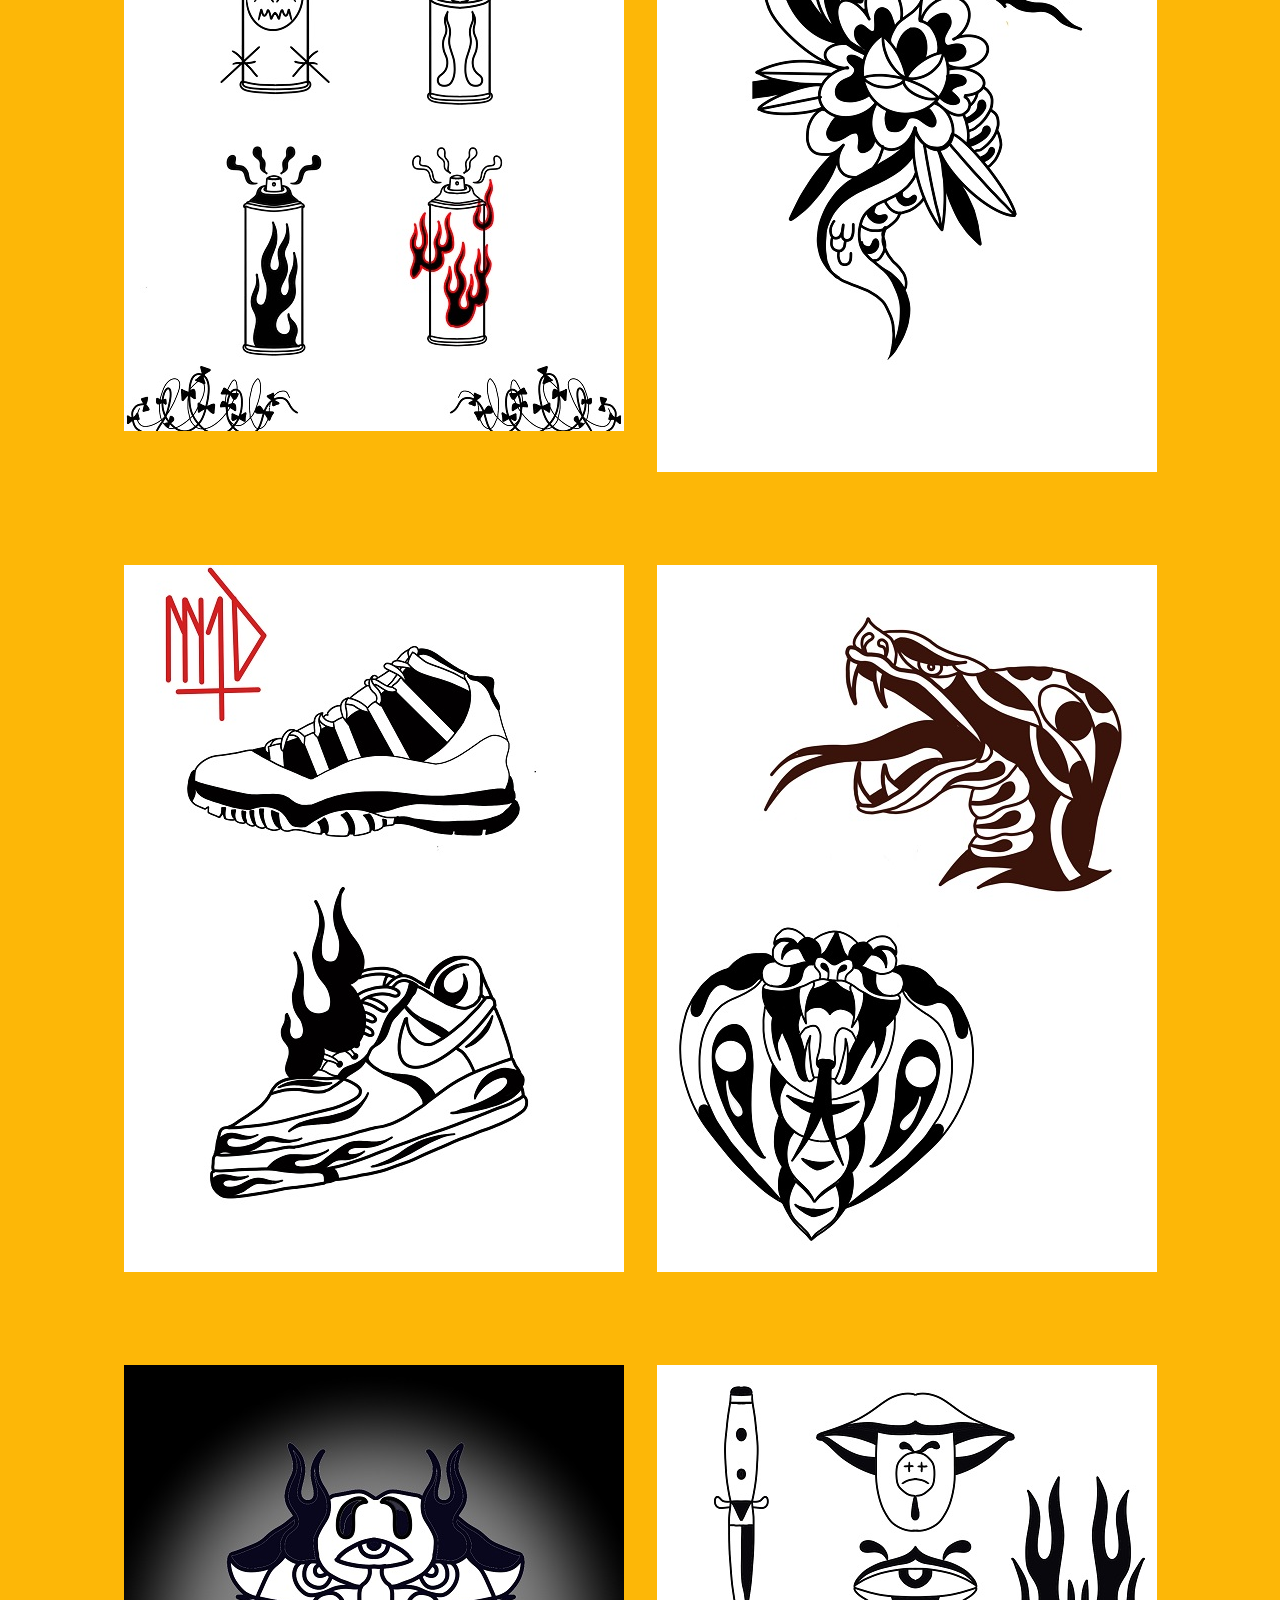
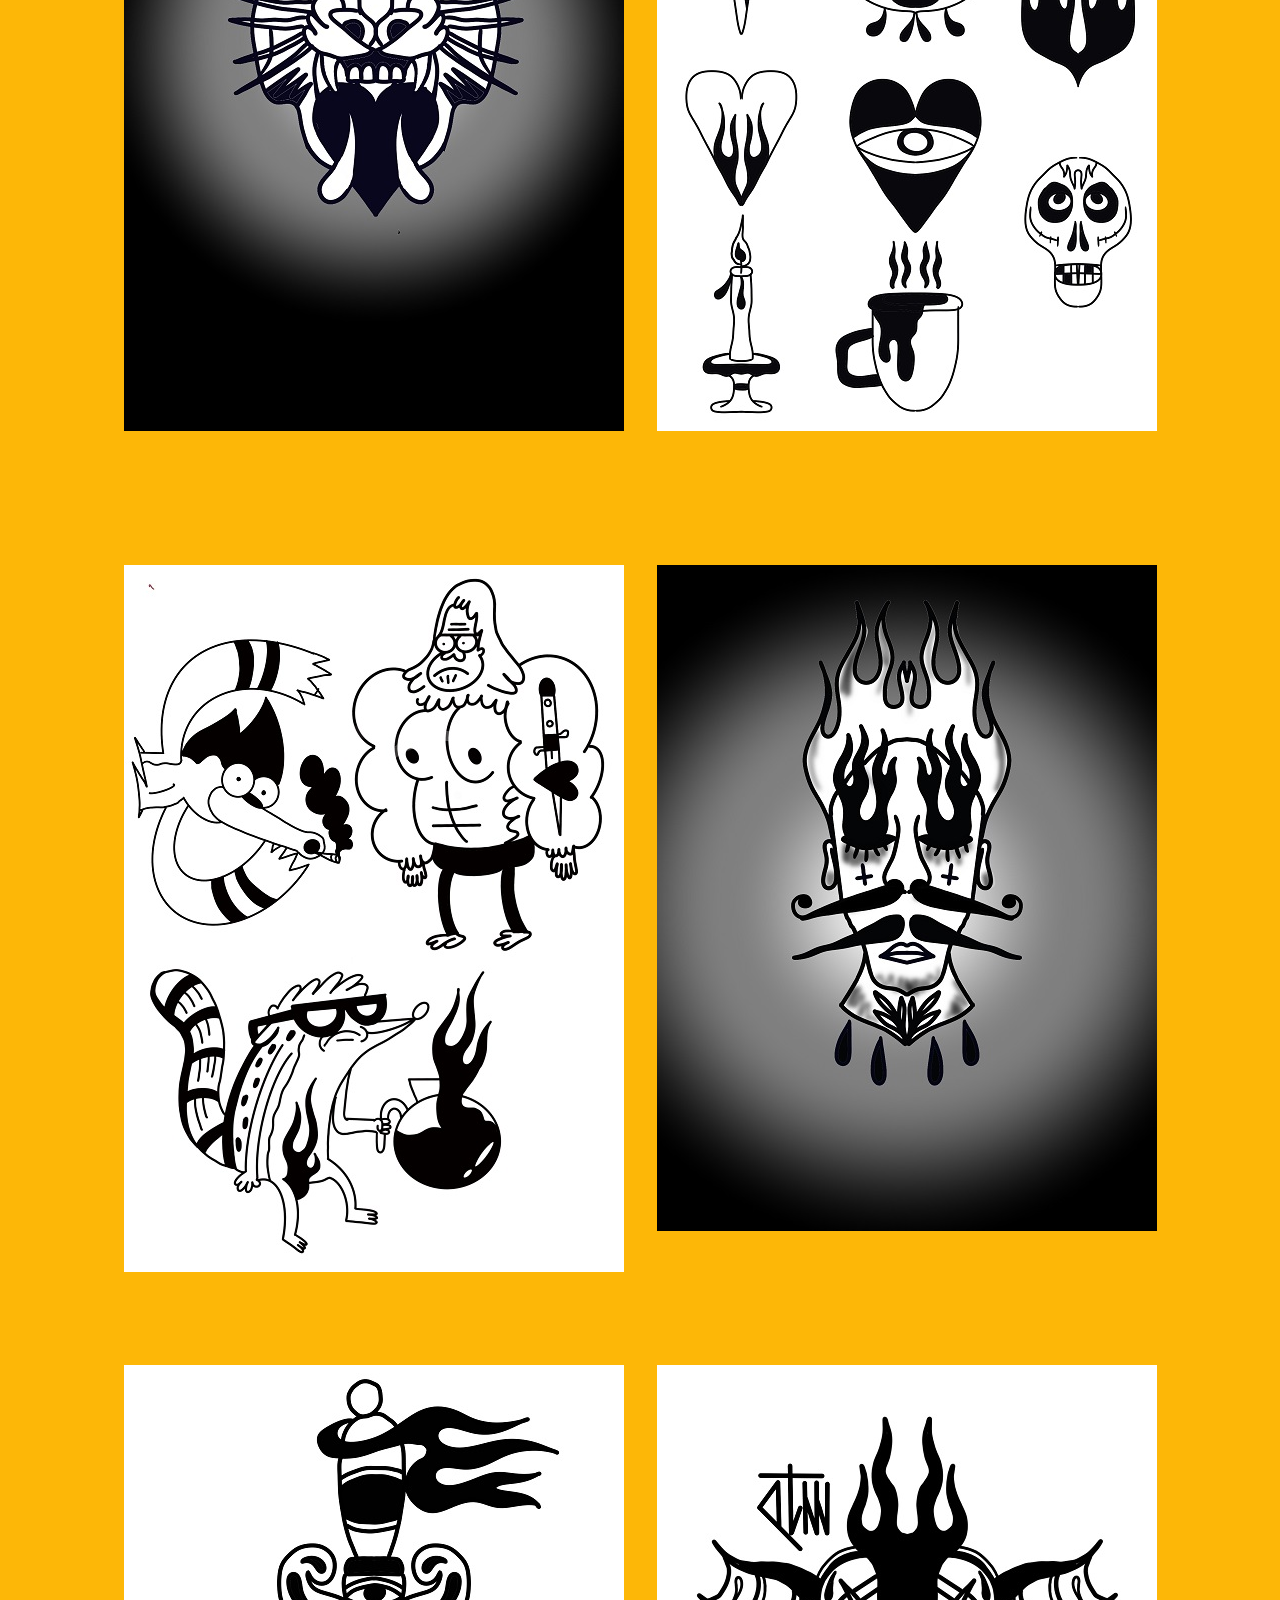
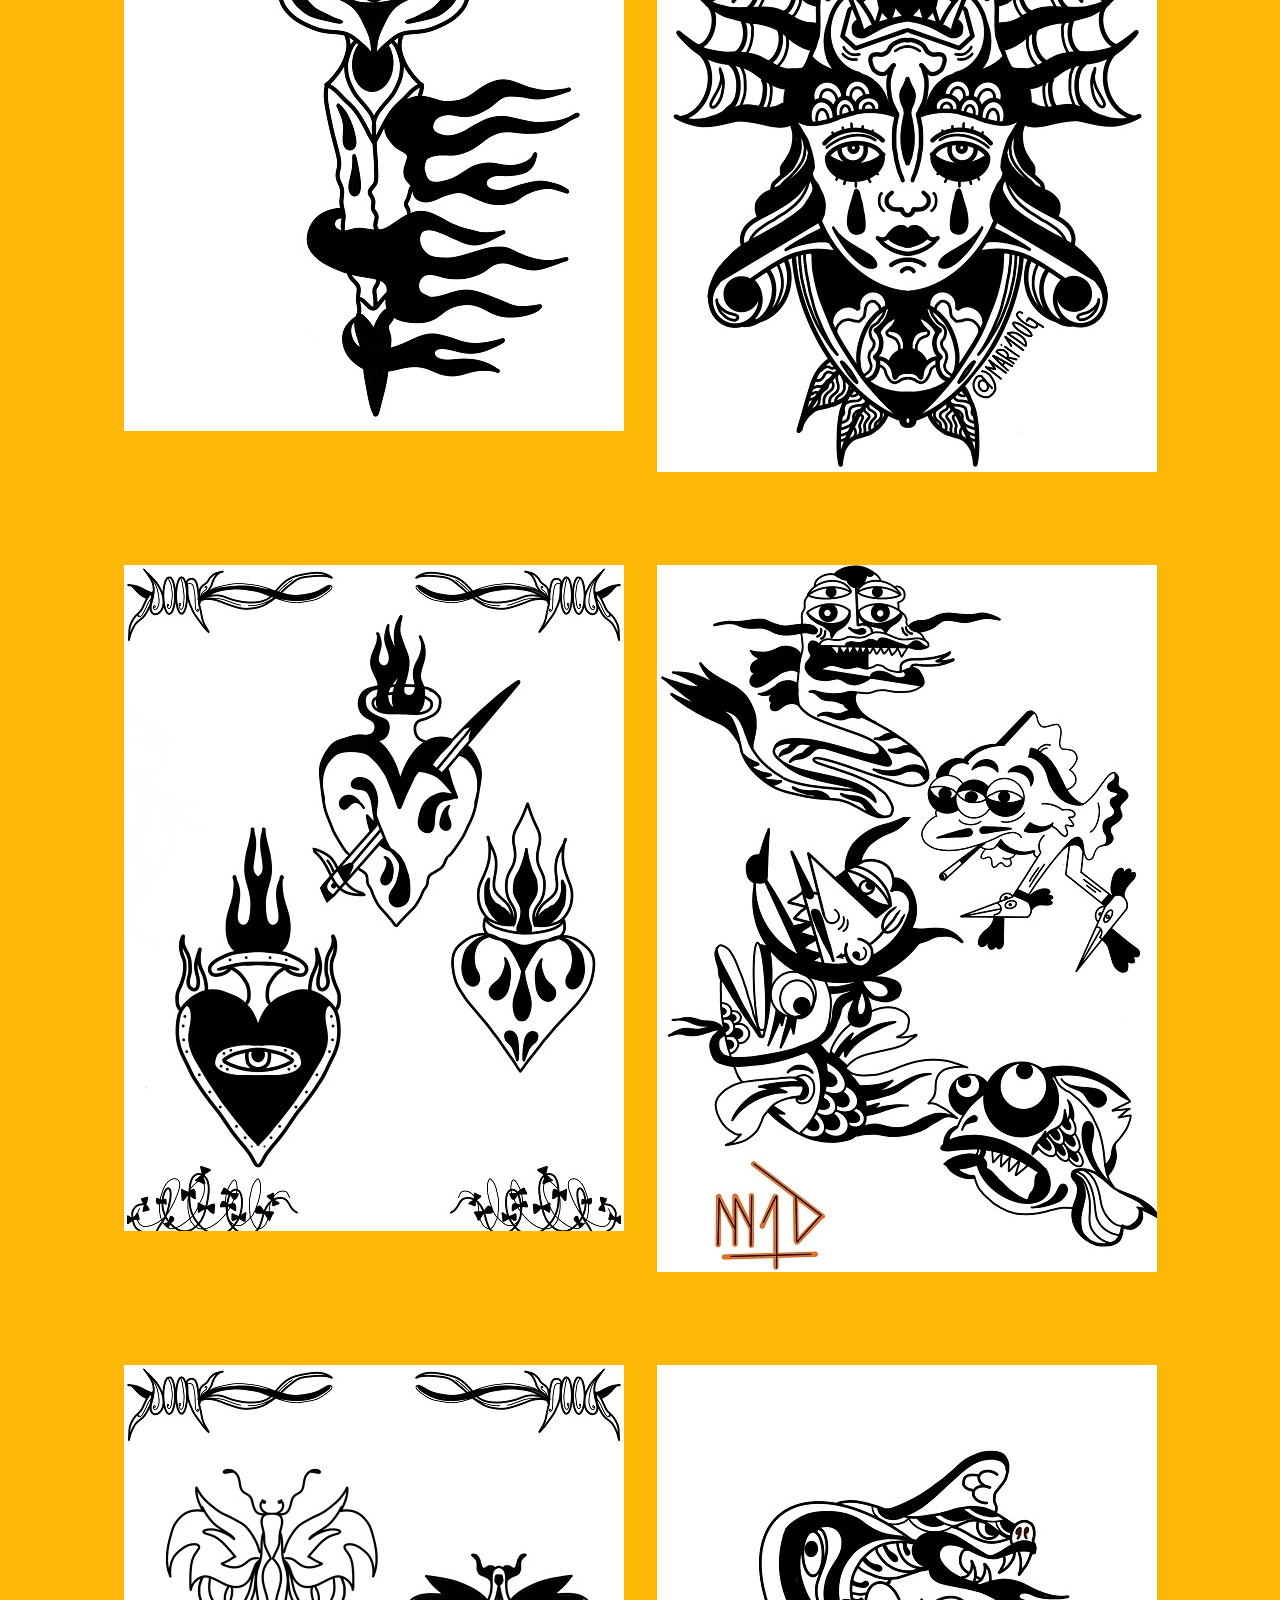
<file: tatu.html>
<!DOCTYPE html>
<html lang="en">
<head>
    <meta charset="UTF-8">
    <meta http-equiv="X-UA-Compatible" content="IE=edge">
    <meta name="viewport" content="width=device-width, initial-scale=1.0">
    <link rel="shortcut icon" href="./img/loguito.png" type="image/x-icon">
    <meta name="author" content="Cesar Pagliacci" />
    <meta name="MARI1DOG" content="Fabian Ballesteros">
    <title>MARI1DOG tattoo</title>
    <link rel="stylesheet" href="./maintatu.css">    
</head>
<body>

    <div class="container">     

        <a href="./index.html" class="btn-neon">
            <span id="span1"></span>
            <span id="span2"></span>
            <span id="span3"></span>
            <span id="span4"></span>
            MARI1DOG tattoo
        </a>

    <header>
       <div></div>

    </header>
    <main>
        <div id="carousel">
            <figure><img src="./img/z24cb.jpg" alt=""></figure>
            <figure><img src="./img/z4320.jpg" alt=""></figure>
            <figure><img src="./img/z5000.jpg" alt=""></figure>
            <figure><img src="./img/z82c5.jpg" alt=""></figure>
            <figure><img src="./img/z848d.jpg" alt=""></figure>
            <figure><img src="./img/z9e1f.jpg" alt=""></figure>
            <figure><img src="./img/zc1c8.jpg" alt=""></figure>
            <figure><img src="./img/zb197.jpg" alt=""></figure>
            <figure><img src="./img/za6e5.jpg" alt=""></figure>
            <figure><img src="./img/za6e5.jpg" alt=""></figure>
        </div>


        <div class="tatuajes">
            
            <div class="card">
              
            <div class="img-container">
                <img id="street" class="img" src="./img/49ar.jpg" alt="street" />
              </div>
            </div>
            
            <div class="card">
              <div class="img-container">
                <img id="hill" class="img" src="./img/2ar.jpg" alt="hill" />
              </div>
            </div>
        
            <div class="card">
                <div class="img-container">
                  <img id="hill" class="img" src="./img/3ar.jpg" alt="hill" />
                </div>
              </div>
            
            <div class="card">
              <div class="img-container">
                <img id="lake" class="img" src="./img/4ar.jpg" alt="lake" />
              </div>
            </div>

            <div class="card">
                <div class="img-container">
                  <img id="lake" class="img" src="./img/5ar.jpg" alt="lake" />
                </div>
              </div>

              <div class="card">
                <div class="img-container">
                  <img id="lake" class="img" src="./img/6ar.jpg" alt="lake" />
                </div>
              </div>

              <div class="card">
                <div class="img-container">
                  <img id="lake" class="img" src="./img/7ar.jpg" alt="lake" />
                </div>
              </div>

              <div class="card">
                <div class="img-container">
                  <img id="lake" class="img" src="./img/8ar.jpg" alt="lake" />
                </div>
              </div>

              <div class="card">
                <div class="img-container">
                  <img id="hill" class="img" src="./img/9ar.jpg" alt="hill" />
                </div>
              </div>
          
              <div class="card">
                  <div class="img-container">
                    <img id="hill" class="img" src="./img/41ar.jpg" alt="hill" />
                  </div>
                </div>
              
              <div class="card">
                <div class="img-container">
                  <img id="lake" class="img" src="./img/11ar.jpg" alt="lake" />
                </div>
              </div>
  
              <div class="card">
                  <div class="img-container">
                    <img id="lake" class="img" src="./img/12ar.jpg" alt="lake" />
                  </div>
              </div>
  
              <div class="card">
                  <div class="img-container">
                    <img id="lake" class="img" src="./img/13ar.jpg" alt="lake" />
                  </div>
              </div>
  
              <div class="card">
                  <div class="img-container">
                    <img id="lake" class="img" src="./img/14ar.jpg" alt="lake" />
                  </div>
              </div>
  
              <div class="card">
                <div class="img-container">
                  <img id="lake" class="img" src="./img/15ar.jpg" alt="lake" />
                </div>
              </div>

              <div class="card">
                <div class="img-container">
                  <img id="hill" class="img" src="./img/16ar.jpg" alt="hill" />
                </div>
              </div>
          
              <div class="card">
                  <div class="img-container">
                    <img id="hill" class="img" src="./img/17ar.jpg" alt="hill" />
                  </div>
                </div>
              
              <div class="card">
                <div class="img-container">
                  <img id="lake" class="img" src="./img/19ar.jpg" alt="lake" />
                </div>
              </div>
  
              <div class="card">
                  <div class="img-container">
                    <img id="lake" class="img" src="./img/20ar.jpg" alt="lake" />
                  </div>
                </div>
  
              <div class="card">
                  <div class="img-container">
                    <img id="lake" class="img" src="./img/21ar.jpg" alt="lake" />
                  </div>
              </div>
  
              <div class="card">
                  <div class="img-container">
                    <img id="lake" class="img" src="./img/22ar.jpg" alt="lake" />
                  </div>
              </div>
  
              <div class="card">
                  <div class="img-container">
                    <img id="lake" class="img" src="./img/23ar.jpg" alt="lake" />
                  </div>
              </div>

              <div class="card">
                <div class="img-container">
                  <img id="hill" class="img" src="./img/24ar.jpg" alt="hill" />
                </div>
              </div>
          
              <div class="card">
                  <div class="img-container">
                    <img id="hill" class="img" src="./img/25ar.jpg" alt="hill" />
                  </div>
                </div>
              
              <div class="card">
                <div class="img-container">
                  <img id="lake" class="img" src="./img/26ar.jpg" alt="lake" />
                </div>
              </div>
  
              <div class="card">
                  <div class="img-container">
                    <img id="lake" class="img" src="./img/51ar.jpg" alt="lake" />
                  </div>
                </div>
  
                <div class="card">
                  <div class="img-container">
                    <img id="lake" class="img" src="./img/28ar.jpg" alt="lake" />
                  </div>
                </div>
  
                <div class="card">
                  <div class="img-container">
                    <img id="lake" class="img" src="./img/29ar.jpg" alt="lake" />
                  </div>
                </div>
  
                <div class="card">
                  <div class="img-container">
                    <img id="lake" class="img" src="./img/30ar.jpg" alt="lake" />
                  </div>
                </div>
              
                <div class="card">
                  <div class="img-container">
                    <img id="hill" class="img" src="./img/31ar.jpg" alt="hill" />
                  </div>
                </div>
            
                <div class="card">
                    <div class="img-container">
                      <img id="hill" class="img" src="./img/32ar.jpg" alt="hill" />
                    </div>
                  </div>
                
                <div class="card">
                  <div class="img-container">
                    <img id="lake" class="img" src="./img/33ar.jpg" alt="lake" />
                  </div>
                </div>
    
                <div class="card">
                    <div class="img-container">
                      <img id="lake" class="img" src="./img/34ar.jpg" alt="lake" />
                    </div>
                  </div>
    
                  <div class="card">
                    <div class="img-container">
                      <img id="lake" class="img" src="./img/35ar.jpg" alt="lake" />
                    </div>
                  </div>
    
                  <div class="card">
                    <div class="img-container">
                      <img id="lake" class="img" src="./img/36ar.jpg" alt="lake" />
                    </div>
                  </div>
    
                  <div class="card">
                    <div class="img-container">
                      <img id="lake" class="img" src="./img/37ar.jpg" alt="lake" />
                    </div>
                  </div>
                
                  <div class="card">
                    <div class="img-container">
                      <img id="hill" class="img" src="./img/38ar.jpg" alt="hill" />
                    </div>
                  </div>
              
                  <div class="card">
                      <div class="img-container">
                        <img id="hill" class="img" src="./img/39ar.jpg" alt="hill" />
                      </div>
                    </div>
                  
                  <div class="card">
                    <div class="img-container">
                      <img id="lake" class="img" src="./img/40ar.jpg" alt="lake" />
                    </div>
                  </div>
      
                  <div class="card">
                      <div class="img-container">
                        <img id="lake" class="img" src="./img/52ar.jpg" alt="lake" />
                      </div>
                    </div>
      
                    <div class="card">
                      <div class="img-container">
                        <img id="lake" class="img" src="./img/42ar.jpg" alt="lake" />
                      </div>
                    </div>
      
                    <div class="card">
                      <div class="img-container">
                        <img id="lake" class="img" src="./img/43ar.jpg" alt="lake" />
                      </div>
                    </div>
      
                    <div class="card">
                      <div class="img-container">
                        <img id="lake" class="img" src="./img/44ar.jpg" alt="lake" />
                      </div>
                    </div>

                    <div class="card">
                      <div class="img-container">
                        <img id="hill" class="img" src="./img/45ar.jpg" alt="hill" />
                      </div>
                    </div>
                
                    <div class="card">
                        <div class="img-container">
                          <img id="hill" class="img" src="./img/46ar.jpg" alt="hill" />
                        </div>
                      </div>
                    
                    <div class="card">
                      <div class="img-container">
                        <img id="lake" class="img" src="./img/4ar.jpg" alt="lake" />
                      </div>
                    </div>
        
                    <div class="card">
                        <div class="img-container">
                          <img id="lake" class="img" src="./img/47ar.jpg" alt="lake" />
                        </div>
                    </div>
        
                    <div class="card">
                        <div class="img-container">
                          <img id="lake" class="img" src="./img/48ar.jpg" alt="lake" />
                        </div>
                    </div>
        
                    <div class="card">
                        <div class="img-container">
                          <img id="lake" class="img" src="./img/10ar.jpg" alt="lake" />
                        </div>
                    </div>
        
                    <div class="card">
                        <div class="img-container">
                          <img id="lake" class="img" src="./img/60ar.jpg" alt="lake" />
                        </div>
                    </div>

                    <div class="card">
                      <div class="img-container">
                        <img id="lake" class="img" src="./img/27ar.jpg" alt="lake" />
                      </div>
                  </div>
      
                  <div class="card">
                      <div class="img-container">
                        <img id="lake" class="img" src="./img/54ar.jpg" alt="lake" />
                      </div>
                  </div>
      
                  <div class="card">
                      <div class="img-container">
                        <img id="lake" class="img" src="./img/a61.png" alt="lake" />
                      </div>
                  </div>
        
        </div>
            <footer>     
            
              <h3>copyright 2022 fabian ballesteros ~ cesar pagliacci diseño web</h3>
            
            </footer>       
        

    </main>
    <footer>

    </footer>
  
</div>

    <script src="./main.js"></script>
    
</body>
</html>
</file>
<file: main.css>
.fond{position:absolute;padding-top:45px;top:0;left:0; right:0;bottom:0;
}

/*empieza el header de tres cabezas*/  

 .carre_couleur
 {
   width:200px;
   height: 200px;
   display: inline-block;
   position: relative;
   margin-top: 0px;
 }
 .base_hov .retract
 {
   -webkit-transition: all 200ms ease-in;
   -webkit-transform-origin: 50% 20%; 
   -webkit-transform: scale(1);
   -moz-transition: all 200ms ease-in;
   -moz-transform-origin: 50% 20%;
   -moz-transform: scale(1);
   -ms-transition: all 200ms ease-in;
   -ms-transform-origin: 50% 20%;
   -ms-transform: scale(1);
   transition: all 200ms ease-in;
   transform-origin: 50% 20%;
   transform: scale(1);
   width:200px;
   height: 200px;
   position: absolute;
   z-index: 2;
   left:0;
 }
 .base_hov:hover .retract
 {
   -webkit-transition: all 200ms ease-in;
   -webkit-transform: scale(0.5);
   -moz-transition: all 200ms ease-in;
   -moz-transform: scale(0.5);
   -ms-transition: all 200ms ease-in;
   -ms-transform: scale(0.5);
   transition: all 200ms ease-in;
   transform: scale(0.6);
 }
 .acced
 {
   width: 180px;
   padding:10px;
   bottom:0; 
   position:absolute;
   z-index: 1; 
   text-align: center;
 }
 .big_acced
 {
   color:#ffffff;
   font-size:18px;
   font-weight: 400;
   font-family:'Finger Paint';
   
 } 
 .retract {
  border-radius: 20%;
 }

/* css de main frase y footer*/

main {
  position:absolute;
  padding-top:300px;
  top:0;
  left:0; 
  right:0;
  bottom:0; 
  background-color: black;
  }

* {
  /*margin: 0;*/
  
  box-sizing: border-box;
}
/* css de la frase*/

@import "compass/css3";

@import url(https://fonts.googleapis.com/css?family=Finger+Paint);

.frase {
  padding-top: 100px;
  background: black;
  overflow:hidden;
  font: 3.2vw/100vh "Finger Paint";
  text-align: center;
  line-height: 50px;
  color: transparent;
  backface-visibility: hidden;
}

span {   
  display: inline-block;
  text-shadow: 0 0 0 #fdb707;
  animation: smoky 10s 5s both;
}

span:nth-child(even){
  animation-name: smoky-mirror;
}

@keyframes smoky {
  60% {
    text-shadow: 0 0 40px #fdb707;
  }
  to {
    transform:
      translate3d(10rem,-3rem,0)
      rotate(-1deg)
      skewX(-2deg)
      scale(1.5);
    text-shadow: 0 0 20px #fdb707;
    opacity: 0;
  }
}

@keyframes smoky-mirror {
  60% {
    text-shadow: 0 0 40px #fdb707; }
  to {
    transform:
      translate3d(12rem,-3rem,0)
      rotate(-1deg) 
      skewX(-2deg)
      scale(1);
     text-shadow: 0 0 20px #fdb707;
    opacity: 0;
  }
}

@for $item from 1 through 21 {
  span:nth-of-type(#{$item}){ 
    animation-delay: #{(3 + ($item/10))}s; 
  }
} 


@media (max-width: 636px) {
main {
  padding-top:500px;
  top:0;left:0;
  right:0;
  bottom:0;
  }
}
@media (max-width: 636px) {
  .fond   {
    padding-top: 5px;
  }
}

@media (max-width: 636px) {
  .frase {

    padding-top:0px;
    background: black;
    overflow:hidden;
    font: 4.2vw/180vh "Finger Paint";
    text-align: center;
    line-height: 40px;
    color: transparent;
    backface-visibility: hidden;    
    }
  }

@media (max-width: 423px) {
main {
  padding-top: 620px;
  top:0;left:0;
  right:0;
  bottom:0;
  }
}


/*css de galeria de diseño*/

.dibujo1, .dibujo2, .dibujo3, .dibujo4, .dibujo5, .dibujo6, .dibujo7, .dibujo8, .dibujo9, .dibujo10, .dibujo11, .dibujo12, .dibujo13, .dibujo14, .dibujo15 {
justify-content: space-around;
padding-top: 100px;
width: 100%;
height: auto;
size: 100%;
align-items: center;
filter: saturate(0%);
margin:2px 0px 0px 2px;}

.dibujo1:hover, .dibujo2:hover, .dibujo3:hover, .dibujo4:hover, .dibujo5:hover, .dibujo6:hover, .dibujo7:hover, .dibujo8:hover, .dibujo9:hover, .dibujo10:hover, .dibujo11:hover, .dibujo12:hover, .dibujo13:hover, .dibujo14:hover, .dibujo15:hover {
filter: saturate(250%);
}
</file>
<file: arte.css>
@import url(https://fonts.googleapis.com/css?family=Finger+Paint);

body{
    margin: 0;
       padding: 0;
       height: 12vh;
       background: #fdb707;
       font-family:'Finger Paint';     
  }
  
  
  .btn-neon{
     position: relative;
     display: inline-block;
     padding: 15px 30px;    
     color: #fff;
     letter-spacing: 2px;
     text-decoration: none;
     font-size: 24px;
     overflow: hidden;
     transition: 0.2s;
  }
  .btn-neon:hover{
     background: #a945c7;
     box-shadow: 0 0 10px #a945c7, 0 0 40px #a945c7, 0 0 80px #a945c7;
     transition-delay: .5s;
  }
  .btn-neon span{
     position: absolute;
     display: block;
  }
  #span1{
     top: 0;
     left: -100%;
     width: 100%;
     height: 2px;
     background: linear-gradient(90deg, transparent,#a945c7);
  }
  .btn-neon:hover #span1{
     left: 100%;
     transition: 1s;
  }
  #span3{
     bottom: 0;
     right: -100%;
     width: 100%;
     height: 2px;
     background: linear-gradient(270deg, transparent,#a945c7);
  }
  .btn-neon:hover #span3{
     right: 100%;
     transition: 1s;
     transition-delay: 0.5s;
  }
  #span2{
     top: -100%;
     right: 0;
     width: 2px;
     height: 100%;
     background: linear-gradient(180deg,transparent,#a945c7);
  }
  .btn-neon:hover #span2{
     top: 100%;
     transition: 1s;
     transition-delay: 0.25s;
  }
  #span4{
     bottom: -100%;
     left: 0;
     width: 2px;
     height: 100%;
     background: linear-gradient(360deg,transparent,#a945c7);
  }
  .btn-neon:hover #span4{
     bottom: 100%;
     transition: 1s;
     transition-delay: 0.5s;
  }

  .container {
    
    font-size: 0;
    width: 100%;
    margin-top: 50px;
    text-align: center;
  }
  
  



  /* Font de la galeria de tarjetas*/
  @import url(https://fonts.googleapis.com/css?family=Finger+Paint);

/* Design */
*,
*::before,
*::after {
  box-sizing: border-box;
}

html {
  background-color: #fdb707;
}

body {
  color: #272727;
  font-family:'Finger Paint';
  font-style: normal;
  font-weight: 400;
  letter-spacing: 0;
  padding: 1rem;
}

.main{
  padding-top: 40px;
  max-width: 1200px;
  margin: 0 auto;
}



img {
  height: auto;
  max-width: 100%;
  vertical-align: middle;
}


img:hover {
    cursor: pointer;
    -webkit-transition: all 200ms ease-in;
   -webkit-transform: scale(1.1);
   -moz-transition: all 200ms ease-in;
   -moz-transform: scale(1.1);
   -ms-transition: all 200ms ease-in;
   -ms-transform: scale(1.1);
   transition: all 200ms ease-in;
   transform: scale(1.1);
}

.btn {
  color: #ffffff;
  padding: 0.8rem;
  font-size: 14px;
  text-transform: uppercase;
  border-radius: 4px;
  font-weight: 400;
  display: block;
  width: 100%;
  cursor: pointer;
  border: 1px solid rgba(255, 255, 255, 0.2);
  background: transparent;
}

.btn:hover {
  background-color: rgba(255, 255, 255, 0.12);
}

.cards {
  display: flex;
  flex-wrap: wrap;
  list-style: none;
  margin: 0;
  padding: 0;
}

.cards_item {
  display: flex;
  padding: 1rem;
}

@media (min-width: 70rem) {
    .cards_item {
      width: 60%;
    }}

@media (min-width: 40rem) {
  .cards_item {
    width: 50%;
  }
}

@media (min-width: 56rem) {
  .cards_item {
    width: 33.3333%;
  }
}

.card {
  background-color: #fdb707;
  border-radius: 0.5rem;
  box-shadow: 0 20px 40px -14px rgba(0, 0, 0, 0.25);
  display: flex;
  flex-direction: column;
  overflow: hidden;
}

.card_content {
  padding: 1rem;
  background: linear-gradient(to bottom left, #fdb707 40%, #fdb707 100%);
}

.card_title {
  color: black;
  font-size: 1.1rem;
  font-weight: 500;
  letter-spacing: 1px;
  text-transform: capitalize;
  margin: 0px;
}

.card_text {
  color: #ffffff;
  font-size: 0.875rem;
  line-height: 1.5;
  margin-bottom: 1.25rem;    
  font-weight: 400;
}
</file>
<file: nft.css>
@import url(https://fonts.googleapis.com/css?family=Finger+Paint);

body{
    margin: 0;
       padding: 0;
       height: 12vh;
       background: #fdb707;
       font-family:'Finger Paint';     
  }
  
  
  .btn-neon{
     position: relative;
     display: inline-block;
     padding: 15px 30px;    
     color: #fff;
     letter-spacing: 2px;
     text-decoration: none;
     font-size: 24px;
     overflow: hidden;
     transition: 0.2s;
  }
  .btn-neon:hover{
     background: #a945c7;
     box-shadow: 0 0 10px #a945c7, 0 0 40px #a945c7, 0 0 80px #a945c7;
     transition-delay: .5s;
  }
  .btn-neon span{
     position: absolute;
     display: block;
  }
  #span1{
     top: 0;
     left: -100%;
     width: 100%;
     height: 2px;
     background: linear-gradient(90deg, transparent,#a945c7);
  }
  .btn-neon:hover #span1{
     left: 100%;
     transition: 1s;
  }
  #span3{
     bottom: 0;
     right: -100%;
     width: 100%;
     height: 2px;
     background: linear-gradient(270deg, transparent,#a945c7);
  }
  .btn-neon:hover #span3{
     right: 100%;
     transition: 1s;
     transition-delay: 0.5s;
  }
  #span2{
     top: -100%;
     right: 0;
     width: 2px;
     height: 100%;
     background: linear-gradient(180deg,transparent,#a945c7);
  }
  .btn-neon:hover #span2{
     top: 100%;
     transition: 1s;
     transition-delay: 0.25s;
  }
  #span4{
     bottom: -100%;
     left: 0;
     width: 2px;
     height: 100%;
     background: linear-gradient(360deg,transparent,#a945c7);
  }
  .btn-neon:hover #span4{
     bottom: 100%;
     transition: 1s;
     transition-delay: 0.5s;
  }

  .container {
    
    font-size: 0;
    width: 100%;
    margin-top: 50px;
    text-align: center;
  }
  
  



  /* Font de la galeria de tarjetas*/
  @import url(https://fonts.googleapis.com/css?family=Finger+Paint);

/* Design */
*,
*::before,
*::after {
  box-sizing: border-box;
}

html {
  background-color: #fdb707;
}

body {
  color: #272727;
  font-family:'Finger Paint';
  font-style: normal;
  font-weight: 400;
  letter-spacing: 0;
  padding: 1rem;
}

.main{
  padding-top: 40px;
  max-width: 1200px;
  margin: 0 auto;
}



img {
  height: auto;
  max-width: 100%;
  vertical-align: middle;
}


img:hover {
    cursor: pointer;
    -webkit-transition: all 200ms ease-in;
   -webkit-transform: scale(1.1);
   -moz-transition: all 200ms ease-in;
   -moz-transform: scale(1.1);
   -ms-transition: all 200ms ease-in;
   -ms-transform: scale(1.1);
   transition: all 200ms ease-in;
   transform: scale(1.1);
}

.btn {
  color: #ffffff;
  padding: 0.8rem;
  font-size: 14px;
  text-transform: uppercase;
  border-radius: 4px;
  font-weight: 400;
  display: block;
  width: 100%;
  cursor: pointer;
  border: 1px solid rgba(255, 255, 255, 0.2);
  background: transparent;
}

.btn:hover {
  background-color: rgba(255, 255, 255, 0.12);
}

.cards {
  display: flex;
  flex-wrap: wrap;
  list-style: none;
  margin: 0;
  padding: 0;
}

.cards_item {
  display: flex;
  padding: 1rem;
}

@media (min-width: 70rem) {
    .cards_item {
      width: 60%;
    }}

@media (min-width: 40rem) {
  .cards_item {
    width: 50%;
  }
}

@media (min-width: 56rem) {
  .cards_item {
    width: 33.3333%;
  }
}

.card {
  background-color: #fdb707;
  border-radius: 0.5rem;
  box-shadow: 0 20px 40px -14px rgba(0, 0, 0, 0.25);
  display: flex;
  flex-direction: column;
  overflow: hidden;
}

.card_content {
  padding: 1rem;
  background: linear-gradient(to bottom left, #fdb707 40%, #fdb707 100%);
}

.card_title {
  color: black;
  font-size: 1.1rem;
  font-weight: 500;
  letter-spacing: 1px;
  text-transform: capitalize;
  margin: 0px;
}

.card_text {
  color: #ffffff;
  font-size: 0.875rem;
  line-height: 1.5;
  margin-bottom: 1.25rem;    
  font-weight: 400;
}
</file>
<file: maintatu.css>
@import url(https://fonts.googleapis.com/css?family=Finger+Paint);

body{
    margin: 0;
       padding: 0;
       height: 12vh;
       background: #2f3238;
       font-family:'Finger Paint';     
  }
  
  
  .btn-neon{
     position: relative;
     display: inline-block;
     padding: 15px 30px;    
     color: #fff;
     letter-spacing: 2px;
     text-decoration: none;
     font-size: 24px;
     overflow: hidden;
     transition: 0.2s;
  }
  .btn-neon:hover{
     background: #a945c7;
     box-shadow: 0 0 10px #a945c7, 0 0 40px #a945c7, 0 0 80px #a945c7;
     transition-delay: .5s;
  }
  .btn-neon span{
     position: absolute;
     display: block;
  }
  #span1{
     top: 0;
     left: -100%;
     width: 100%;
     height: 2px;
     background: linear-gradient(90deg, transparent,#a945c7);
  }
  .btn-neon:hover #span1{
     left: 100%;
     transition: 1s;
  }
  #span3{
     bottom: 0;
     right: -100%;
     width: 100%;
     height: 2px;
     background: linear-gradient(270deg, transparent,#a945c7);
  }
  .btn-neon:hover #span3{
     right: 100%;
     transition: 1s;
     transition-delay: 0.5s;
  }
  #span2{
     top: -100%;
     right: 0;
     width: 2px;
     height: 100%;
     background: linear-gradient(180deg,transparent,#a945c7);
  }
  .btn-neon:hover #span2{
     top: 100%;
     transition: 1s;
     transition-delay: 0.25s;
  }
  #span4{
     bottom: -100%;
     left: 0;
     width: 2px;
     height: 100%;
     background: linear-gradient(360deg,transparent,#a945c7);
  }
  .btn-neon:hover #span4{
     bottom: 100%;
     transition: 1s;
     transition-delay: 0.5s;
  }
  
  /*pasa al  carrousel*/
  
  
  
  
  
  
  
  #carousel{
    width: 100%;
    height: 100%;
    position: absolute;
    transform-style: preserve-3d;
    animation: rotation 20s infinite linear;
  }
  #carousel:hover{
    animation-play-state: paused;
  }
  #carousel figure{
    display: block;
    position: absolute;
    width: 90%;
    height: 50%;
    left: 20px;
    top: 30px;
    background: #fdb707;
   /* background: #4C4C4C;*/
    
    /*background: black;*/
    overflow: hidden;
    /*border: solid 5px black;*/
    border: solid 5px #fdb707;
  }
  #carousel figure:nth-child(1){transform: rotateY(0deg) translateZ(288px);}
  #carousel figure:nth-child(2){ transform: rotateY(40deg) translateZ(288px);}
  #carousel figure:nth-child(3){ transform: rotateY(80deg) translateZ(288px);}
  #carousel figure:nth-child(4){ transform: rotateY(120deg) translateZ(288px);}
  #carousel figure:nth-child(5){ transform: rotateY(160deg) translateZ(288px);}
  #carousel figure:nth-child(6){ transform: rotateY(200deg) translateZ(288px);}
  #carousel figure:nth-child(7){ transform: rotateY(240deg) translateZ(288px);}
  #carousel figure:nth-child(8){ transform: rotateY(280deg) translateZ(288px);}
  #carousel figure:nth-child(9){ transform: rotateY(320deg) translateZ(288px);}
  #carousel figure:nth-child(10){ transform: rotateY(360deg) translateZ(288px);}
  #carousel img{
    -webkit-filter: grayscale(1);
    cursor: pointer;
    transition: all .5s ease;
    width: 90%;
  }
  #carousel img:hover{
    -webkit-filter: grayscale(0);
    transform: scale(1.2,1.2);
  }
  @keyframes rotation{
    from{
        transform: rotateY(0deg);
    }
    to{
        transform: rotateY(360deg);
    }
  }
  
  /* pasamos a galeria de tatuajes*/
  
  
  #carousel {
    margin-top: -450px;
  }
  
  .tatuajes {
    margin-top: 450px;
  }
  
  @media (max-width: 500px) {
    .tatuajes {
      margin-top: 430px;
         
    }
  }
  @media (max-width: 500px) {
    #carousel {
      margin-top: -430px;
         
    }
  }
  
  body {
       background-color: #4C4C4C;
     }
     
     .container {
       /*position: absolute;*/
       font-size: 0;
       width: 100%;
       margin-top: 50px;
       text-align: center;
     }
     
     .card {
       overflow: hidden;
       position: relative;
       display: inline-block;
       height: 800px;
       width: 533px;
       /*
       Each "card" is set to 600x400px because that is the size of  the image, adjust as needed. Make sure the overflow is set to hidden or else when the img scales it will clip with the other images.
       */
     }
     
     .img-container {
       transition: transform .1s ease;
     }
     
     .img-container:hover {
       transform: scale(1.1);
       /*
       Change the scale value as much as you want to change the amount of zoom on hover.
       */
     }
     
     .card img {
       /*opacity: .5;*/
       transform: translate(0,0);
       /*
       Change the opacity value to change how "faded" you want the image to appear when it is not hovered.
       */
       transition: opacity .25s ease-in-out;
     }
     
     .card img:hover {
       /*opacity: 1;*/
       cursor: pointer;
     }
   
     @media (max-width: 800px) {
         .img {
           
           width: 100%;
           height: auto;
                 
           
         }
     }
   
     @media (max-width: 800px) {
       .card {
         overflow: hidden;
         position: relative;
         display: inline-block;
         height: 500px;
         width: 366px; 
       }
   }
  
   /** probando sacar de de maninfotos , css de galeria def otos*/
  
   body {
    background-color: #fdb707;
  }
  
  .container {
    /*position: absolute;*/
    font-size: 0;
    width: 100%;
    margin-top: 50px;
    text-align: center;
  }
  
  .card {
    overflow: hidden;
    position: relative;
    display: inline-block;
    height: 800px;
    width: 533px;
    /*
    Each "card" is set to 600x400px because that is the size of  the image, adjust as needed. Make sure the overflow is set to hidden or else when the img scales it will clip with the other images.
    */
  }
  
  .img-container {
    transition: transform .1s ease;
  }
  
  .img-container:hover {
    transform: scale(1.1);
    /*
    Change the scale value as much as you want to change the amount of zoom on hover.
    */
  }

    
  .card img {
    /*opacity: .5;*/
    transform: translate(0,0);
    
    /*
    Change the opacity value to change how "faded" you want the image to appear when it is not hovered.
    */
    transition: opacity .25s ease-in-out;
  }
  
  .card img:hover {
    /*opacity: 1;
    /*-webkit-filter: grayscale(100%);
      filter: grayscale(100%);*/
  }
  
  @media (max-width: 800px) {
      .img {
        
        width: 100%;
        height: auto;
              
        
      }
  }
  
  @media (max-width: 800px) {
    .card {
      overflow: hidden;
      position: relative;
      display: inline-block;
      height: 550px;
      width: 366px; 
    }
  }
</file>
